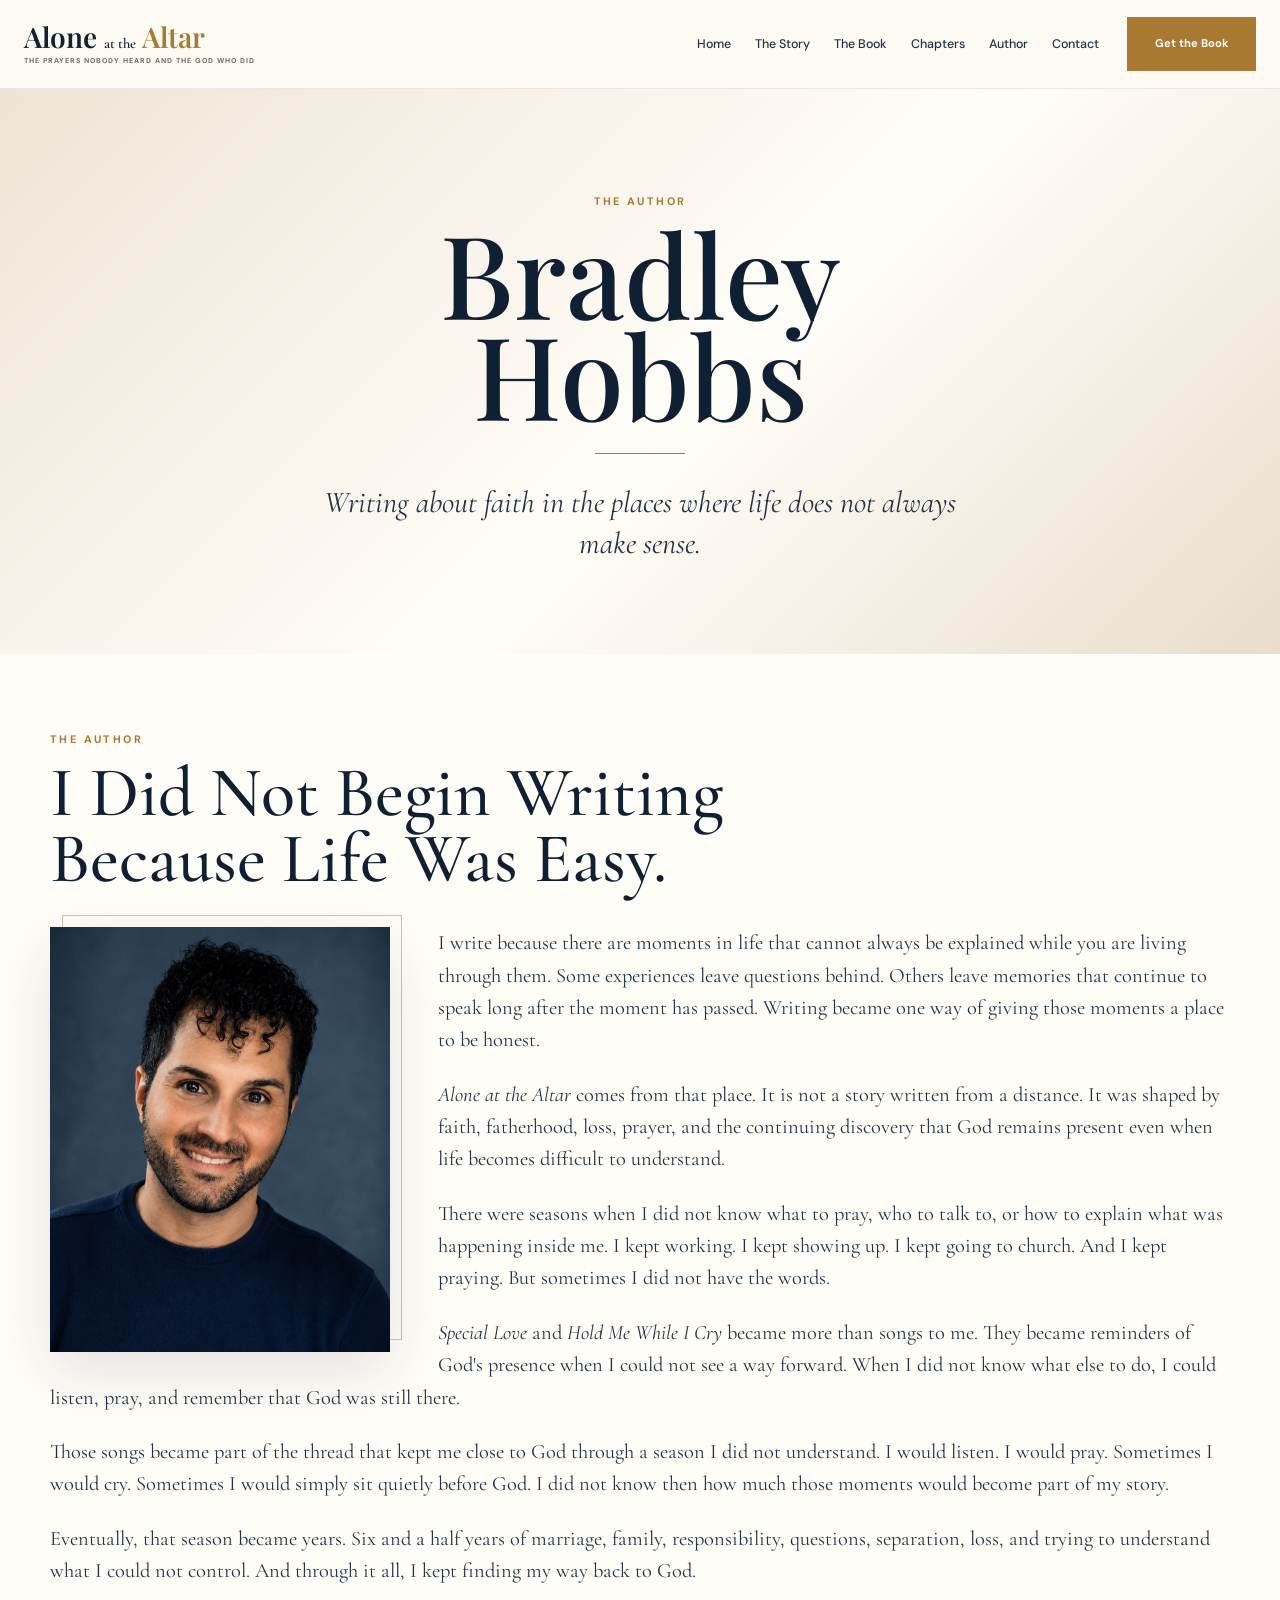
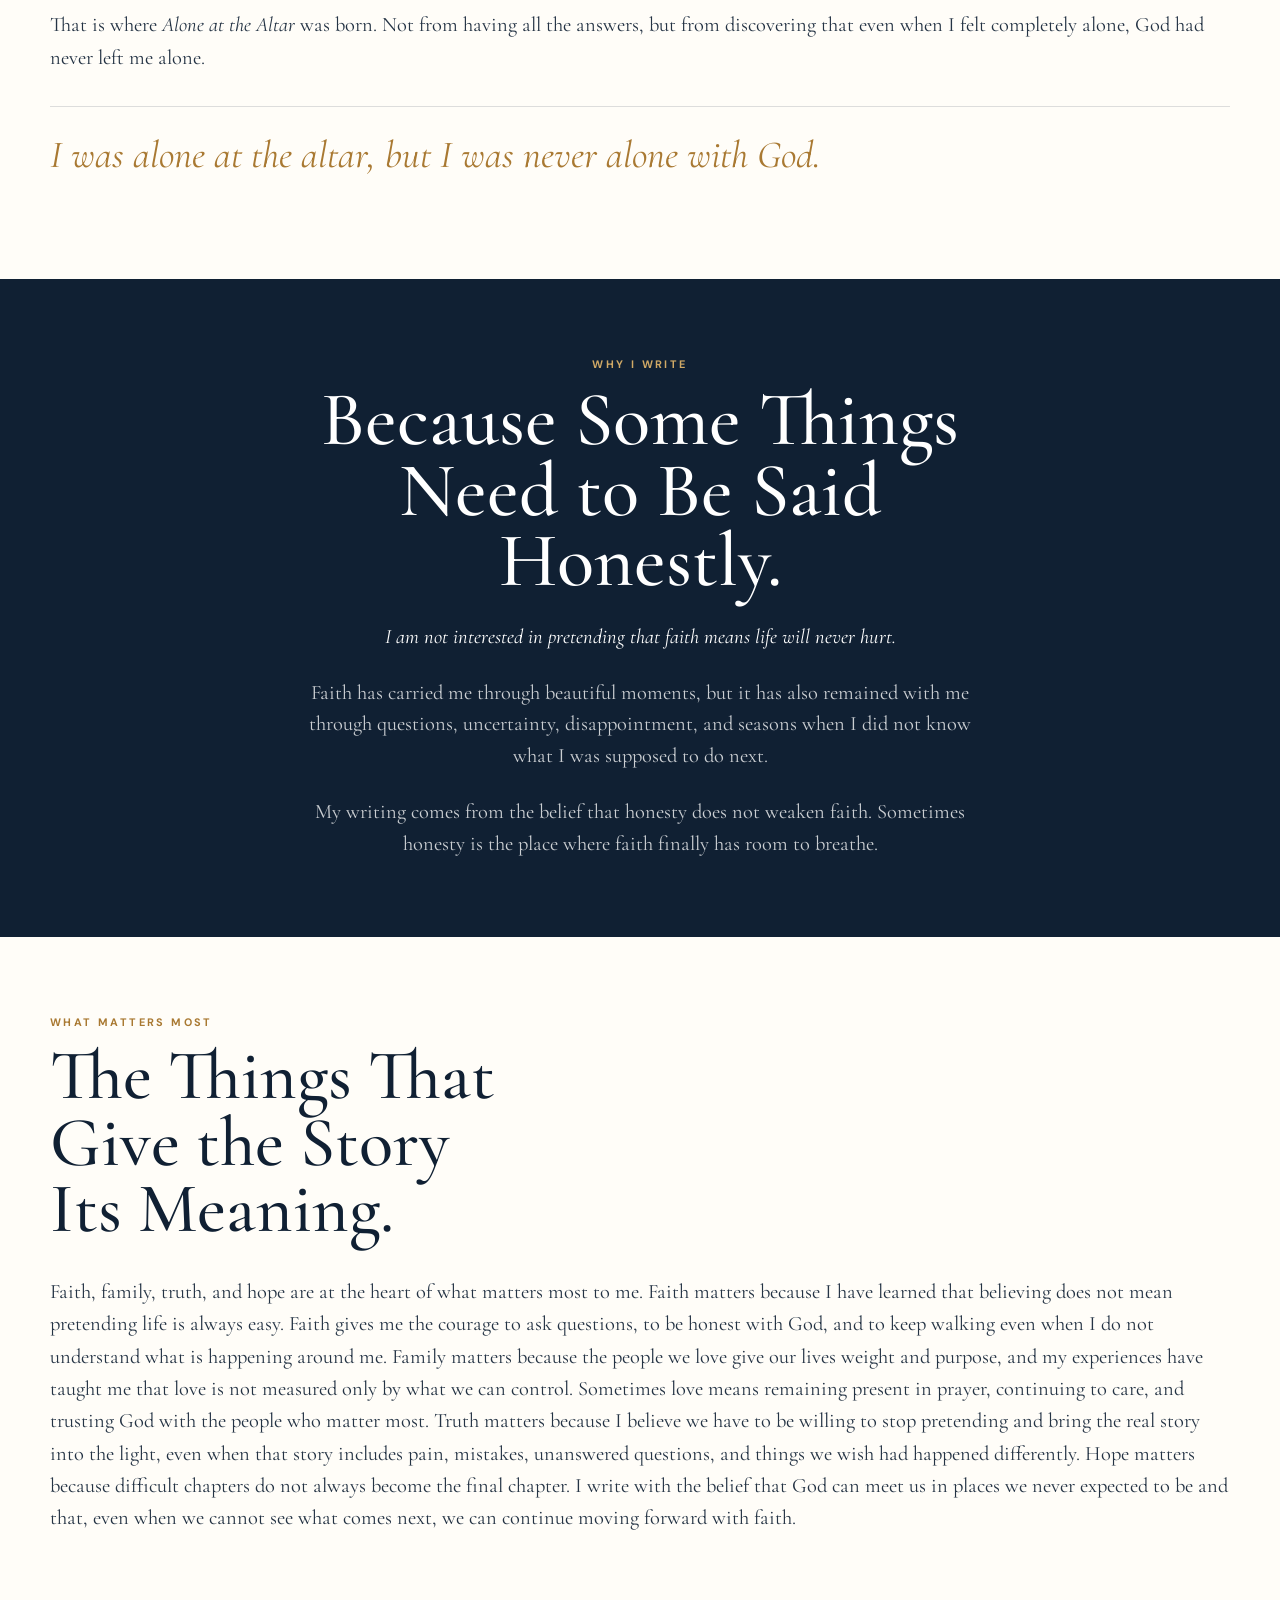
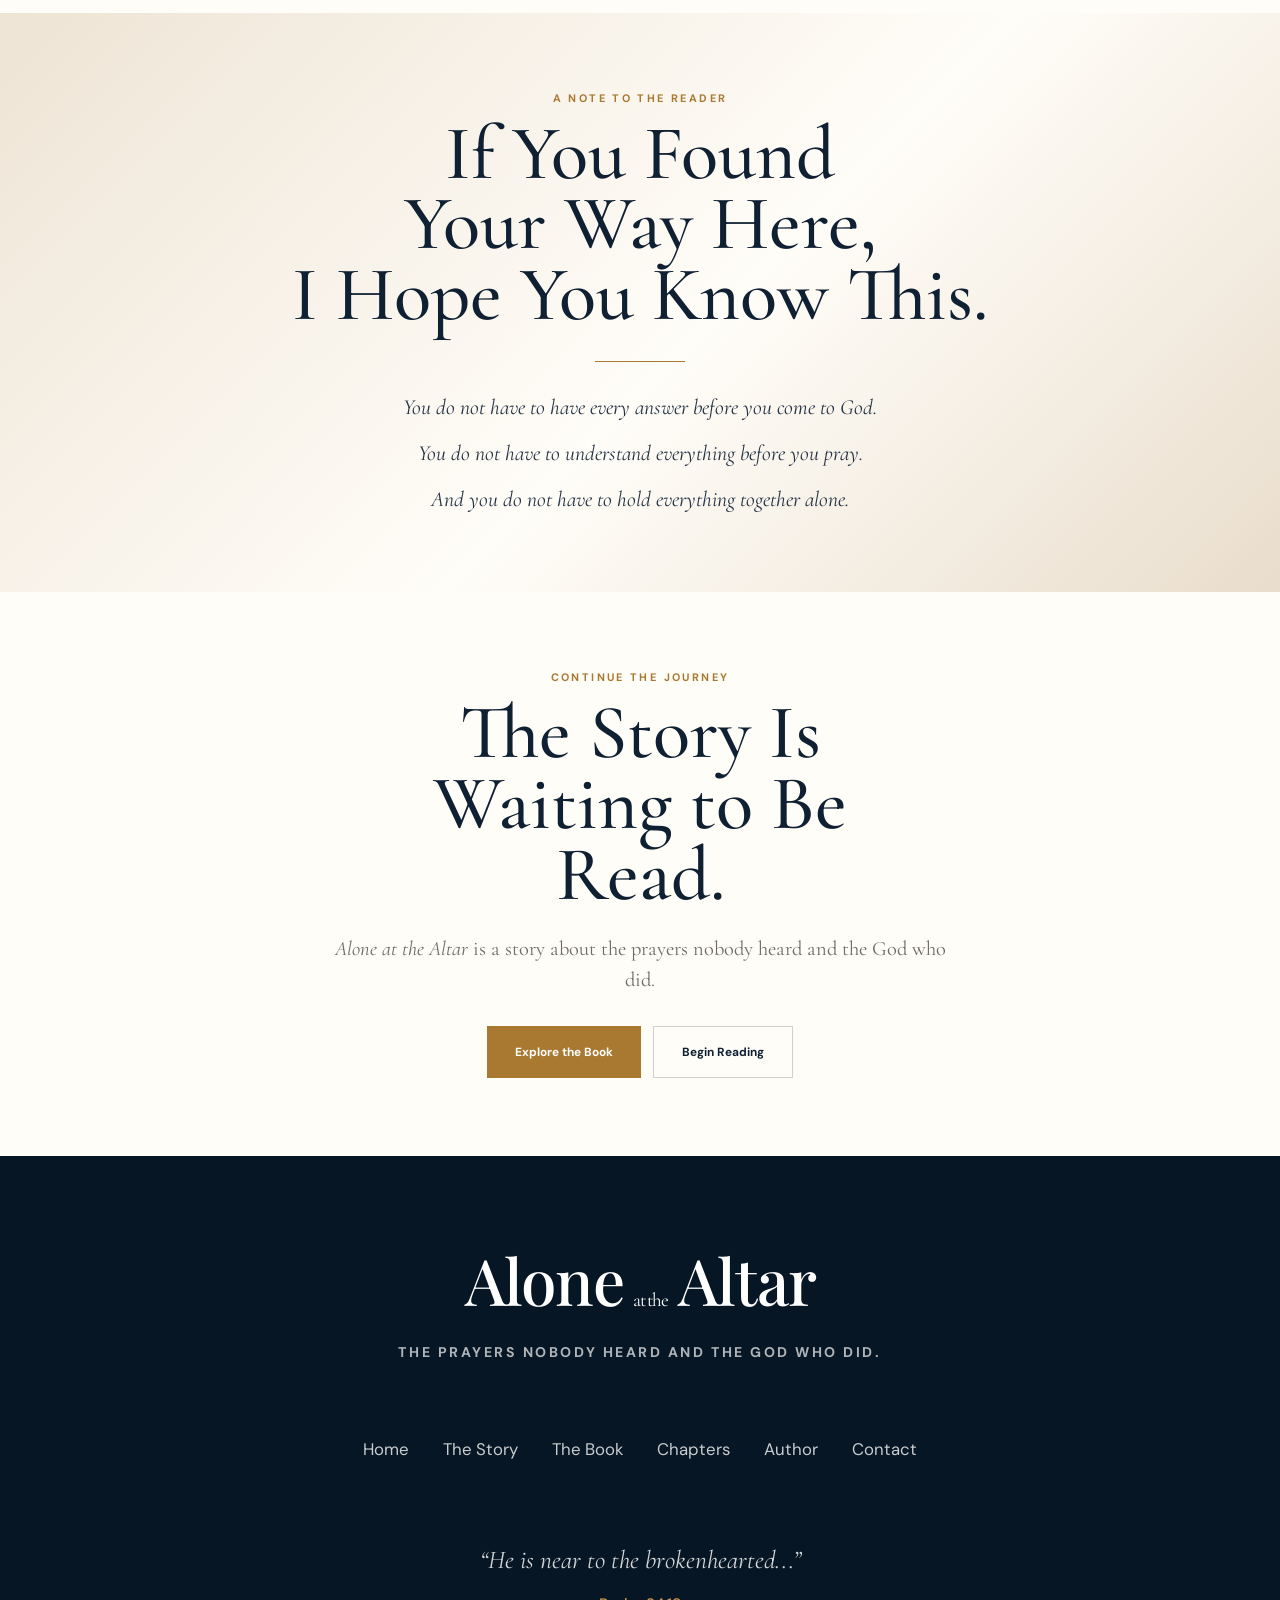
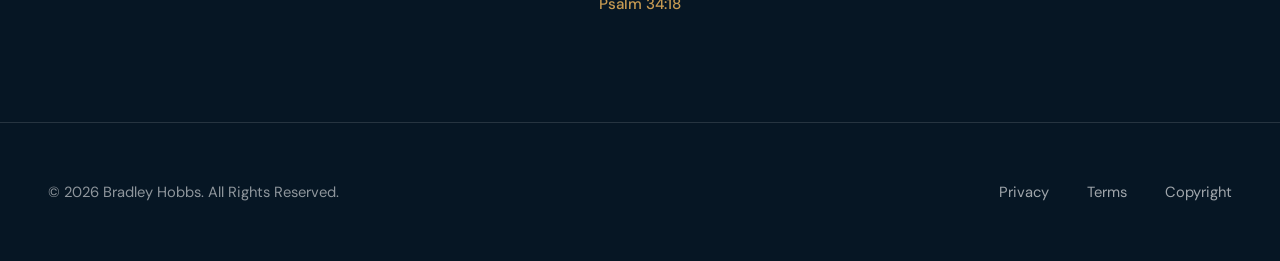
<file: author.html>
<!DOCTYPE html>

<html lang="en">

<head>

<meta charset="UTF-8">

<meta name="viewport" content="width=device-width, initial-scale=1.0">

<title>Author | Alone at the Altar</title>

<meta name="description" content="Meet Bradley Hobbs, author of Alone at the Altar, a true story of faith, fatherhood, loss, prayer, and the God who remained.">

<meta name="author" content="Bradley Hobbs">

<link rel="stylesheet" href="author.css?v=20261003">

<link rel="stylesheet" href="site.css?v=20261004-footer">

<link rel="preconnect" href="https://fonts.googleapis.com">

<link rel="preconnect" href="https://fonts.gstatic.com" crossorigin>

<link href="https://fonts.googleapis.com/css2?family=Cormorant+Garamond:ital,wght@0,400;0,500;0,600;0,700;1,400;1,500;1,600&family=DM+Sans:wght@400;500;600;700&family=Playfair+Display:wght@500;600;700&display=swap" rel="stylesheet">

</head>

<body>

<header class="site-header">

<div class="header-inner">

<a href="index.html" class="site-brand" aria-label="Alone at the Altar Home">

<span class="brand-title">Alone <small>at the</small> <strong>Altar</strong></span>

<span class="brand-subtitle">The Prayers Nobody Heard and the God Who Did</span>

</a>

<button class="mobile-menu-button" type="button" aria-label="Open navigation" aria-expanded="false" aria-controls="site-navigation">

<span></span><span></span><span></span>

</button>

<nav id="site-navigation" class="site-navigation" aria-label="Main navigation">

<a href="index.html">Home</a>
<a href="story.html">The Story</a>
<a href="book.html">The Book</a>
<a href="chapters.html">Chapters</a>
<a href="author.html">Author</a>
<a href="contact.html">Contact</a>

</nav>

<a href="book.html" class="header-button">Get the Book</a>

</div>

</header>

<main>

<section class="author-hero" aria-labelledby="author-title">

<div class="author-hero-inner">

<span class="eyebrow">The Author</span>

<h1 id="author-title">Bradley<br>Hobbs</h1>

<div class="hero-divider" aria-hidden="true"><span></span></div>

<p class="author-hero-subtitle">Writing about faith in the places where life does not always make sense.</p>

</div>

</section>

<section class="author-introduction" aria-labelledby="author-introduction-title">
<div class="section-shell author-introduction-inner">
<span class="eyebrow">The Author</span>
<h2 id="author-introduction-title">I Did Not Begin Writing Because Life Was Easy.</h2>
<div class="author-bio">
<div class="author-image-wrap">
<div class="author-image-frame">
<img src="images/CA3C5485-6C9F-45A4-B205-CA7EC9597B6B.png" alt="Bradley Hobbs, author of Alone at the Altar" class="author-image">
</div>
</div>
<p>I write because there are moments in life that cannot always be explained while you are living through them. Some experiences leave questions behind. Others leave memories that continue to speak long after the moment has passed. Writing became one way of giving those moments a place to be honest.</p>
<p><em>Alone at the Altar</em> comes from that place. It is not a story written from a distance. It was shaped by faith, fatherhood, loss, prayer, and the continuing discovery that God remains present even when life becomes difficult to understand.</p>
<p>There were seasons when I did not know what to pray, who to talk to, or how to explain what was happening inside me. I kept working. I kept showing up. I kept going to church. And I kept praying. But sometimes I did not have the words.</p>
<p><em>Special Love</em> and <em>Hold Me While I Cry</em> became more than songs to me. They became reminders of God's presence when I could not see a way forward. When I did not know what else to do, I could listen, pray, and remember that God was still there.</p>
<p>Those songs became part of the thread that kept me close to God through a season I did not understand. I would listen. I would pray. Sometimes I would cry. Sometimes I would simply sit quietly before God. I did not know then how much those moments would become part of my story.</p>
<p>Eventually, that season became years. Six and a half years of marriage, family, responsibility, questions, separation, loss, and trying to understand what I could not control. And through it all, I kept finding my way back to God.</p>
<p>That is where <em>Alone at the Altar</em> was born. Not from having all the answers, but from discovering that even when I felt completely alone, God had never left me alone.</p>
<p class="author-closing-line">I was alone at the altar, but I was never alone with God.</p>
</div>
</div>
</section>



<section class="why-write" aria-labelledby="why-write-title">

<div class="why-write-inner">

<span class="eyebrow">Why I Write</span>

<h2 id="why-write-title">Because Some Things<br>Need to Be Said<br>Honestly.</h2>

<p>I am not interested in pretending that faith means life will never hurt.</p>

<p>Faith has carried me through beautiful moments, but it has also remained with me through questions, uncertainty, disappointment, and seasons when I did not know what I was supposed to do next.</p>

<p>My writing comes from the belief that honesty does not weaken faith. Sometimes honesty is the place where faith finally has room to breathe.</p>

</div>

</section>

<section class="what-matters" aria-labelledby="what-matters-title">

<div class="section-shell">

<div class="section-heading">

<span class="eyebrow">What Matters Most</span>

<h2 id="what-matters-title">The Things That<br>Give the Story<br>Its Meaning.</h2>

</div>

<div class="what-matters-content">

<p>Faith, family, truth, and hope are at the heart of what matters most to me. Faith matters because I have learned that believing does not mean pretending life is always easy. Faith gives me the courage to ask questions, to be honest with God, and to keep walking even when I do not understand what is happening around me. Family matters because the people we love give our lives weight and purpose, and my experiences have taught me that love is not measured only by what we can control. Sometimes love means remaining present in prayer, continuing to care, and trusting God with the people who matter most. Truth matters because I believe we have to be willing to stop pretending and bring the real story into the light, even when that story includes pain, mistakes, unanswered questions, and things we wish had happened differently. Hope matters because difficult chapters do not always become the final chapter. I write with the belief that God can meet us in places we never expected to be and that, even when we cannot see what comes next, we can continue moving forward with faith.</p>

</div>

</div>

</section>

<section class="reader-note" aria-labelledby="reader-note-title">

<div class="reader-note-inner">

<span class="eyebrow">A Note to the Reader</span>

<h2 id="reader-note-title">If You Found<br>Your Way Here,<br>I Hope You Know This.</h2>

<div class="note-divider" aria-hidden="true"><span></span></div>

<p>You do not have to have every answer before you come to God.</p>

<p>You do not have to understand everything before you pray.</p>

<p>And you do not have to hold everything together alone.</p>

</div>

</section>

<section class="author-closing" aria-labelledby="author-closing-title">

<div class="author-closing-inner">

<span class="eyebrow">Continue the Journey</span>

<h2 id="author-closing-title">The Story Is<br>Waiting to Be<br>Read.</h2>

<p><em>Alone at the Altar</em> is a story about the prayers nobody heard and the God who did.</p>

<div class="author-closing-actions">

<a href="book.html" class="button button-gold">Explore the Book</a>

<a href="introduction.html" class="button button-outline">Begin Reading</a>

</div>

</div>

</section>

</main>

<footer class="site-footer">

    <div class="footer-main">

        <div class="footer-brand">

            <span class="footer-title">
                Alone
                <small>at the</small>
                Altar
            </span>

            <p>
                The Prayers Nobody Heard and the God Who Did.
            </p>

        </div>

        <nav class="footer-navigation" aria-label="Footer navigation">

            <a href="index.html">Home</a>
            <a href="story.html">The Story</a>
            <a href="book.html">The Book</a>
            <a href="chapters.html">Chapters</a>
            <a href="author.html">Author</a>
            <a href="contact.html">Contact</a>

        </nav>

        <div class="footer-scripture">

            <p>“He is near to the brokenhearted...”</p>
            <span>Psalm 34:18</span>

        </div>

    </div>

    <div class="footer-bottom">

        <div class="footer-bottom-inner">

            <p>© 2026 Bradley Hobbs. All Rights Reserved.</p>

            <div class="legal-links">
                <a href="privacy.html">Privacy</a>
                <a href="terms.html">Terms</a>
                <a href="copyright.html">Copyright</a>
            </div>

        </div>

    </div>

</footer>

<script>

const menuButton = document.querySelector(".mobile-menu-button");
const navigation = document.querySelector(".site-navigation");

if (menuButton && navigation) {

menuButton.addEventListener("click", function () {

const isOpen = navigation.classList.toggle("open");

menuButton.classList.toggle("open", isOpen);

menuButton.setAttribute("aria-expanded", String(isOpen));

menuButton.setAttribute("aria-label", isOpen ? "Close navigation" : "Open navigation");

});

navigation.querySelectorAll("a").forEach(function (link) {

link.addEventListener("click", function () {

navigation.classList.remove("open");
menuButton.classList.remove("open");
menuButton.setAttribute("aria-expanded", "false");
menuButton.setAttribute("aria-label", "Open navigation");

});

});

document.addEventListener("keydown", function (event) {

if (event.key === "Escape" && navigation.classList.contains("open")) {

navigation.classList.remove("open");
menuButton.classList.remove("open");
menuButton.setAttribute("aria-expanded", "false");
menuButton.setAttribute("aria-label", "Open navigation");
menuButton.focus();

}

});

}

</script>

</body>

</html>
</file>
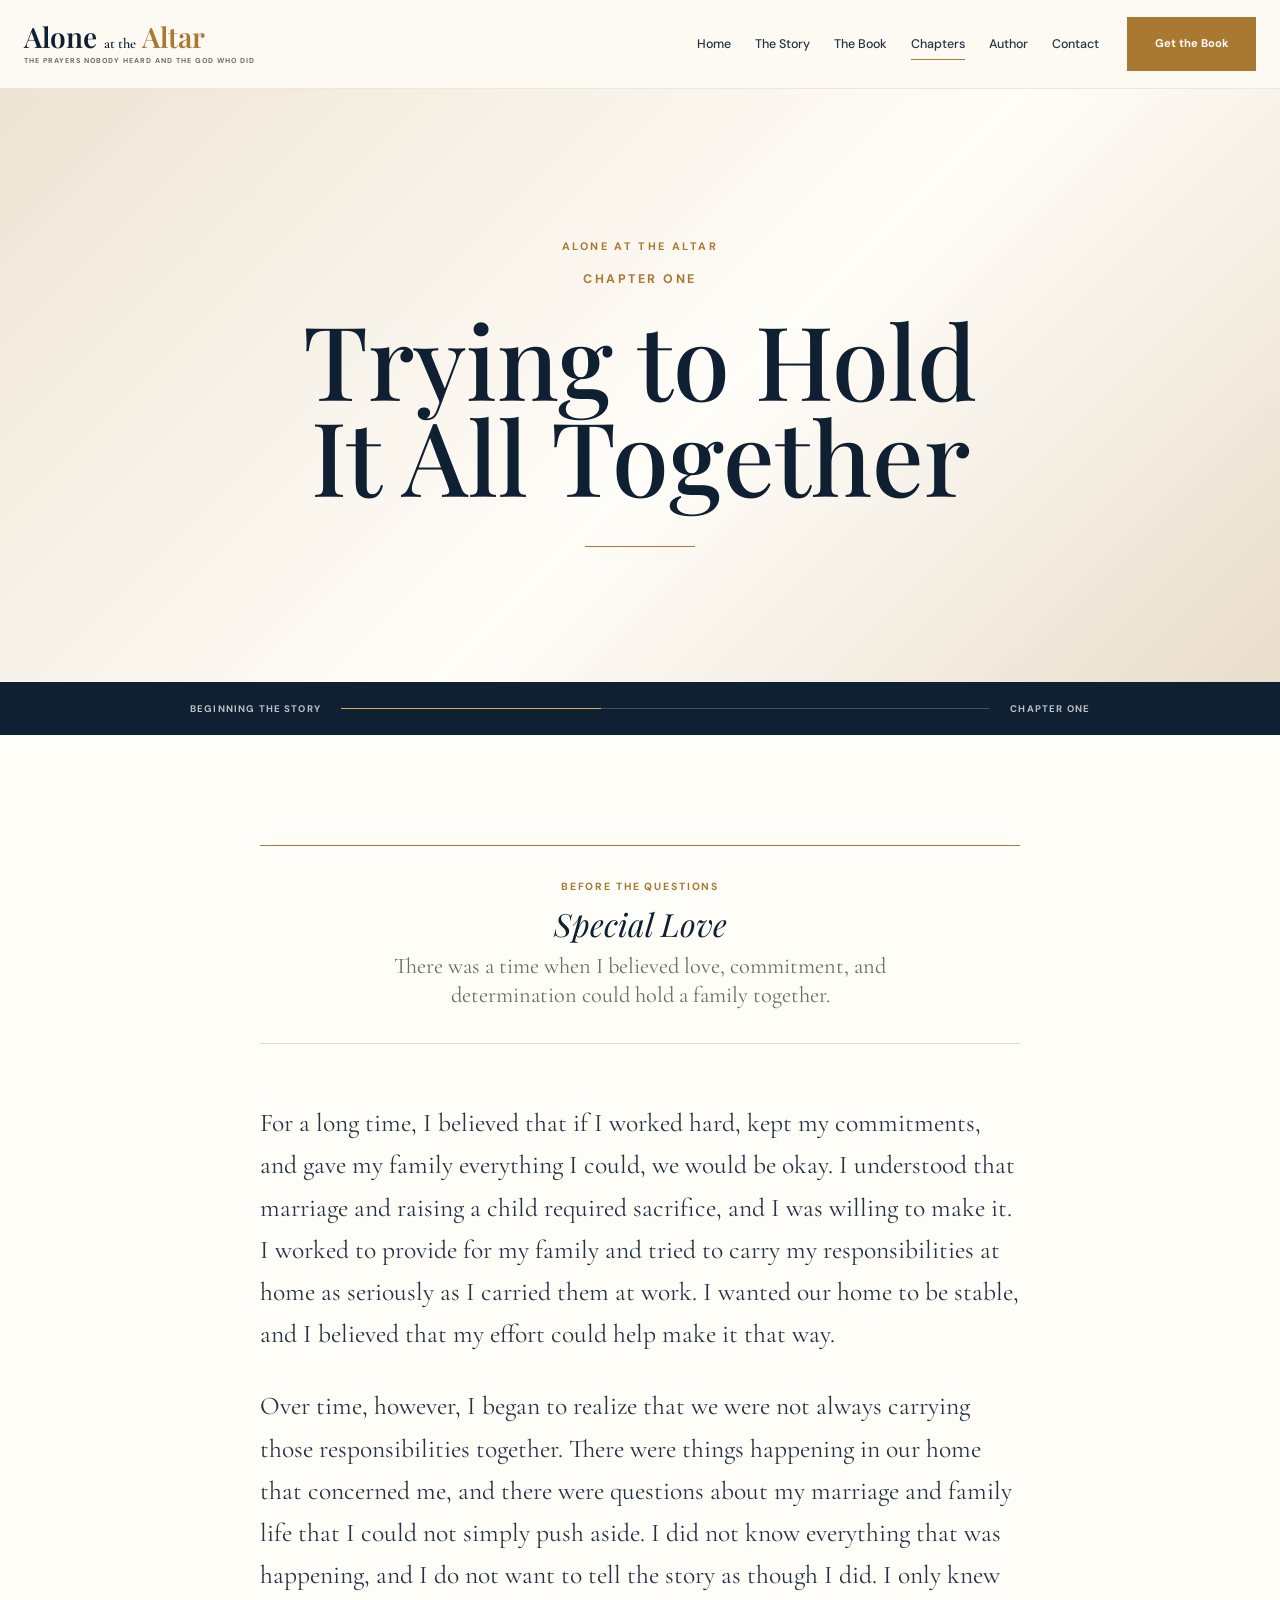
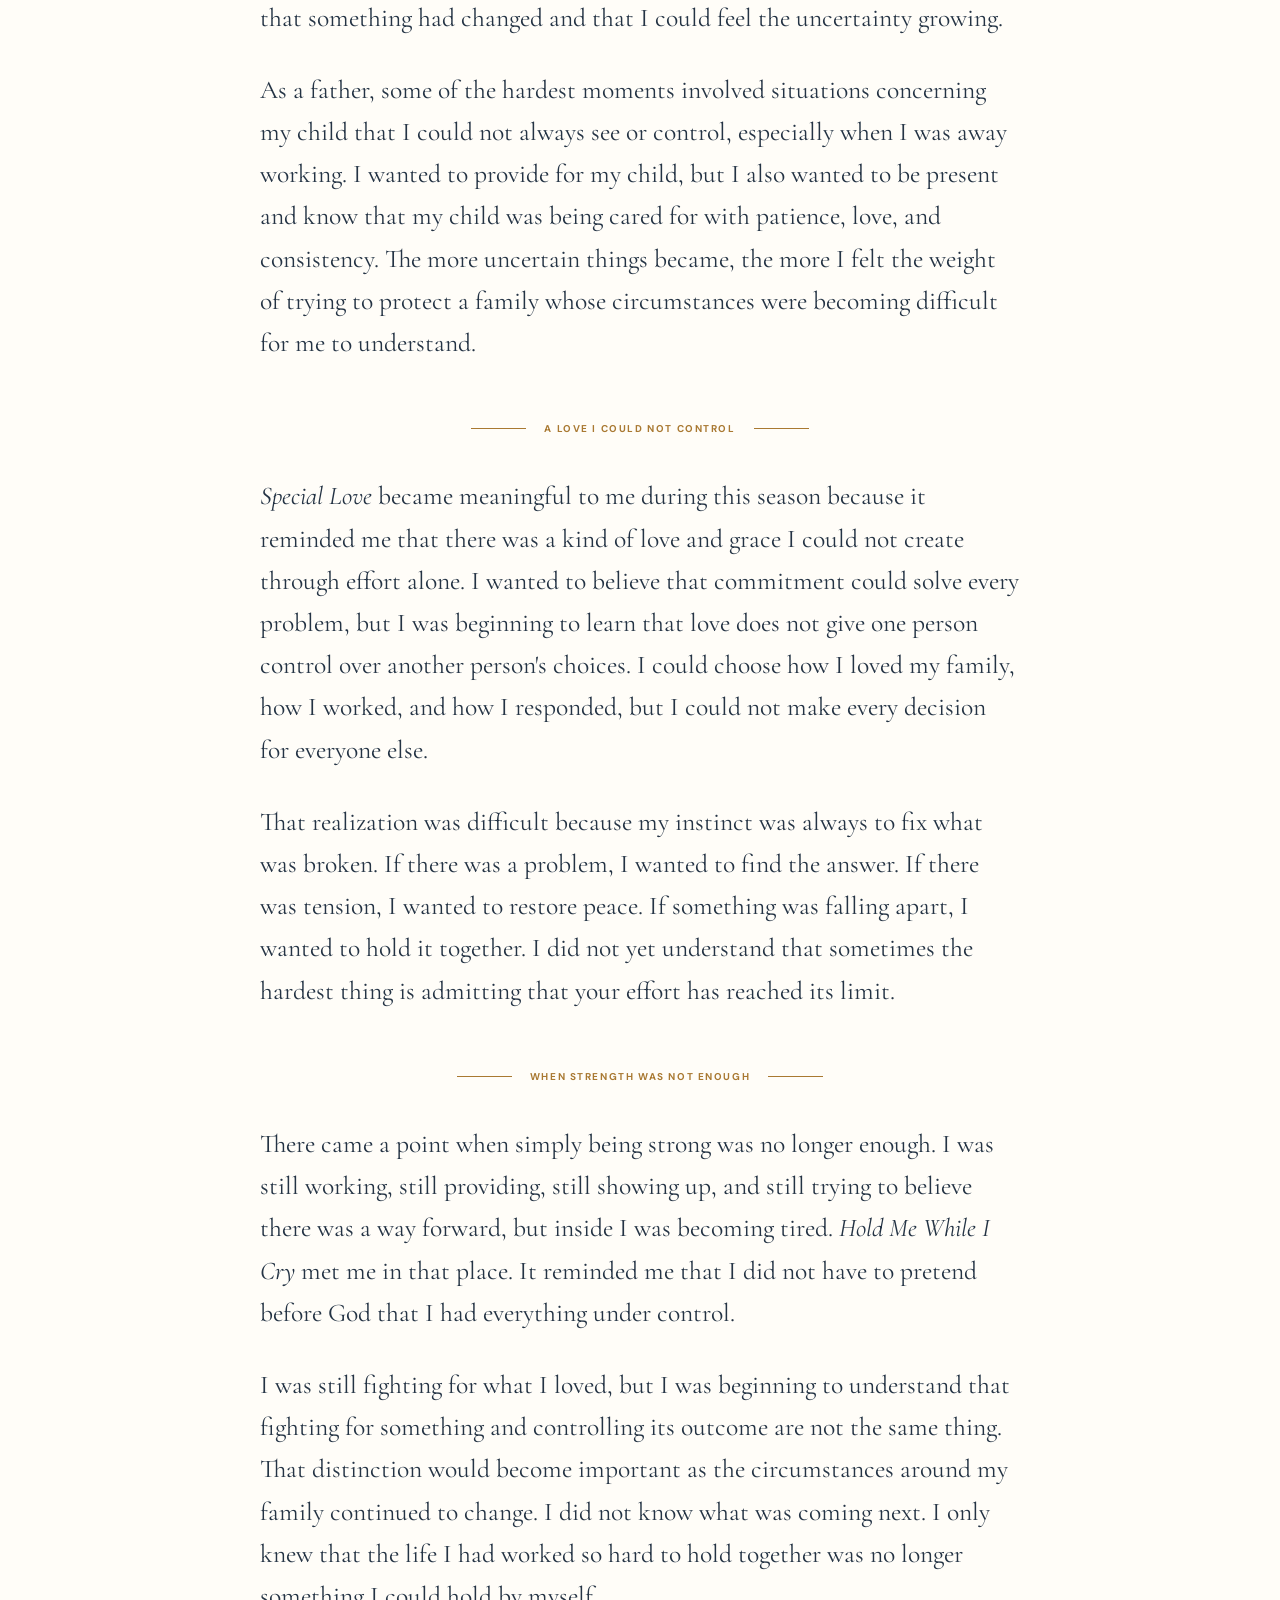
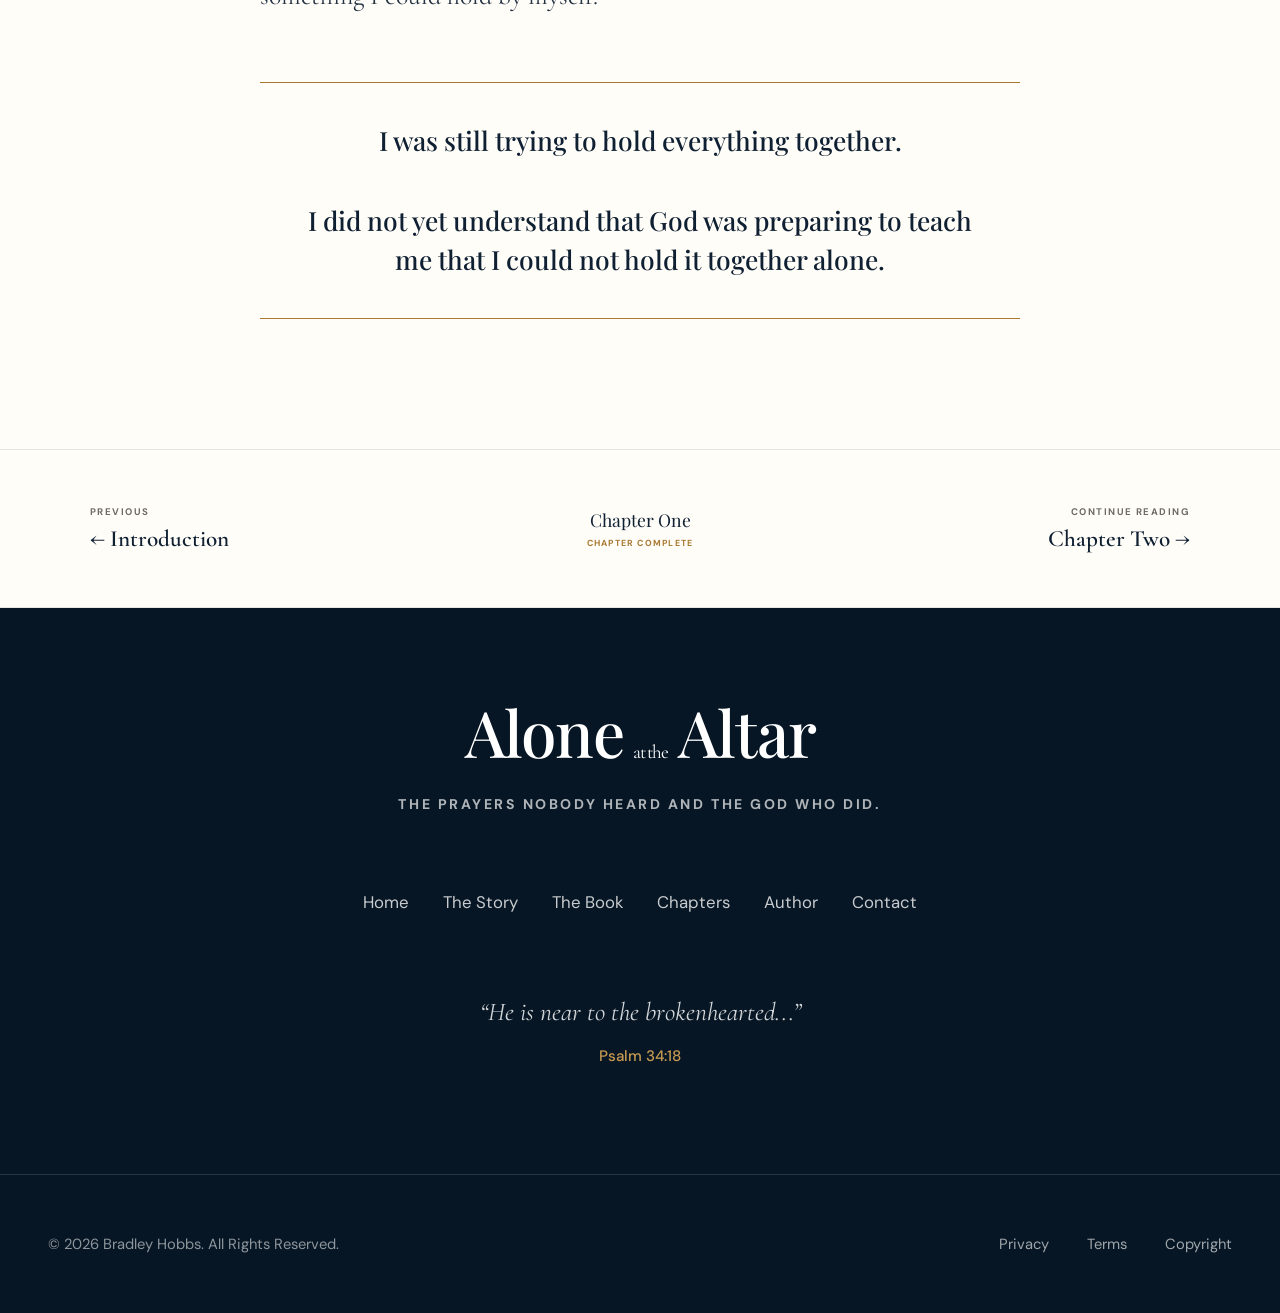
<file: chapter-1.html>
<!DOCTYPE html>
<html lang="en">
<head>
<meta charset="UTF-8">
<meta name="viewport" content="width=device-width, initial-scale=1.0">

<title>
    Chapter One | Trying to Hold It All Together | Alone at the Altar
</title>

<meta
    name="description"
    content="Chapter One of Alone at the Altar by Bradley Hobbs. A story of marriage, fatherhood, responsibility, unanswered questions, and learning that some things cannot be held together alone."
>

<meta
    name="author"
    content="Bradley Hobbs"
>

<link
    rel="stylesheet"
    href="chapter.css?v=20261004-typography"
>

<link
    rel="preconnect"
    href="https://fonts.googleapis.com"
>

<link
    rel="preconnect"
    href="https://fonts.gstatic.com"
    crossorigin
>

<link
    href="https://fonts.googleapis.com/css2?family=Cormorant+Garamond:ital,wght@0,400;0,500;0,600;0,700;1,400;1,500;1,600&family=DM+Sans:wght@400;500;600;700&family=Playfair+Display:wght@500;600;700&display=swap"
    rel="stylesheet"
>
<link rel="stylesheet" href="site.css?v=20261004-footer">
</head>

<body>

<!-- ======================================================
HEADER
====================================================== -->

<header class="site-header">

<div class="header-inner">

    <a
        href="index.html"
        class="site-brand"
        aria-label="Alone at the Altar Home">

        <span class="brand-title">
            Alone
            <small>at the</small>
            <strong>Altar</strong>
        </span>

        <span class="brand-subtitle">
            The Prayers Nobody Heard and the God Who Did
        </span>

    </a>

    <button
        class="mobile-menu-button"
        aria-label="Open navigation"
        aria-expanded="false"
        aria-controls="site-navigation">

        <span></span>
        <span></span>
        <span></span>

    </button>

    <nav id="site-navigation" class="site-navigation" aria-label="Main navigation">

<a href="index.html">Home</a>
<a href="story.html">The Story</a>
<a href="book.html">The Book</a>
<a href="chapters.html" class="active" aria-current="page">Chapters</a>
<a href="author.html">Author</a>
<a href="contact.html">Contact</a>

</nav>

    <a href="book.html" class="header-button">Get the Book</a>

</div>

</header>


<main>

<!-- ======================================================
CHAPTER HERO
====================================================== -->

<section class="chapter-hero">

<div class="chapter-hero-inner">

    <span class="eyebrow">
        Alone at the Altar
    </span>

    <span class="chapter-number">
        Chapter One
    </span>

    <h1>
        Trying to Hold
        <br>
        It All Together
    </h1>

    <div class="hero-divider">
        <span></span>
    </div>

</div>

</section>


<!-- ======================================================
CHAPTER CONTENT
====================================================== -->


<section class="reading-progress progress-chapter-one" aria-label="Reading progress">
<div class="reading-progress-inner">
<span>Beginning the Story</span>
<div class="progress-line"><span></span></div>
<span>Chapter One</span>
</div>
</section>

<article class="chapter-content">


<div class="chapter-reading-shell">

<div class="chapter-opening">

    <span class="chapter-opening-label">
        Before the Questions
    </span>

    <p class="chapter-opening-song">
        <em>Special Love</em>
    </p>

    <p class="chapter-opening-note">
        There was a time when I believed love, commitment, and determination
        could hold a family together.
    </p>

</div>

<p>
For a long time, I believed that if I worked hard, kept my commitments, and gave my family everything I could, we would be okay. I understood that marriage and raising a child required sacrifice, and I was willing to make it. I worked to provide for my family and tried to carry my responsibilities at home as seriously as I carried them at work. I wanted our home to be stable, and I believed that my effort could help make it that way.
</p>

<p>
Over time, however, I began to realize that we were not always carrying those responsibilities together. There were things happening in our home that concerned me, and there were questions about my marriage and family life that I could not simply push aside. I did not know everything that was happening, and I do not want to tell the story as though I did. I only knew that something had changed and that I could feel the uncertainty growing.
</p>

<p>
As a father, some of the hardest moments involved situations concerning my child that I could not always see or control, especially when I was away working. I wanted to provide for my child, but I also wanted to be present and know that my child was being cared for with patience, love, and consistency. The more uncertain things became, the more I felt the weight of trying to protect a family whose circumstances were becoming difficult for me to understand.
</p>

<div class="chapter-song-marker">

    <span class="song-marker-line"></span>

    <span class="song-marker-label">
        A Love I Could Not Control
    </span>

    <span class="song-marker-line"></span>

</div>

<p>
<em>Special Love</em> became meaningful to me during this season because it reminded me that there was a kind of love and grace I could not create through effort alone. I wanted to believe that commitment could solve every problem, but I was beginning to learn that love does not give one person control over another person's choices. I could choose how I loved my family, how I worked, and how I responded, but I could not make every decision for everyone else.
</p>

<p>
That realization was difficult because my instinct was always to fix what was broken. If there was a problem, I wanted to find the answer. If there was tension, I wanted to restore peace. If something was falling apart, I wanted to hold it together. I did not yet understand that sometimes the hardest thing is admitting that your effort has reached its limit.
</p>

<div class="chapter-song-marker">

    <span class="song-marker-line"></span>

    <span class="song-marker-label">
        When Strength Was Not Enough
    </span>

    <span class="song-marker-line"></span>

</div>

<p>
There came a point when simply being strong was no longer enough. I was still working, still providing, still showing up, and still trying to believe there was a way forward, but inside I was becoming tired. <em>Hold Me While I Cry</em> met me in that place. It reminded me that I did not have to pretend before God that I had everything under control.
</p>

<p>
I was still fighting for what I loved, but I was beginning to understand that fighting for something and controlling its outcome are not the same thing. That distinction would become important as the circumstances around my family continued to change. I did not know what was coming next. I only knew that the life I had worked so hard to hold together was no longer something I could hold by myself.
</p>

<p class="chapter-closing-thought">
I was still trying to hold everything together.
<br><br>
I did not yet understand that God was preparing to teach me that I could not hold it together alone.
</p>

</div>

</div>

</article>


<!-- ======================================================
CHAPTER NAVIGATION
====================================================== -->

<section class="reading-navigation">

<div class="reading-navigation-inner">

<a href="introduction.html" class="reading-navigation-back">
<span class="navigation-label">Previous</span>
<strong>← Introduction</strong>
</a>

<div class="reading-navigation-center">
<span>Chapter One</span>
<small>Chapter Complete</small>
</div>

<a href="chapter-2.html" class="reading-navigation-next">
<span class="navigation-label">Continue Reading</span>
<strong>Chapter Two →</strong>
</a>

</div>

</section>


<!-- ======================================================
CLOSING
====================================================== -->


</main>


<!-- ======================================================
FOOTER
====================================================== -->

<footer class="site-footer"><div class="footer-main"><div class="footer-brand"><span class="footer-title">Alone <small>at the</small> Altar</span><p>The Prayers Nobody Heard and the God Who Did.</p></div><nav class="footer-navigation" aria-label="Footer navigation"><a href="index.html">Home</a><a href="story.html">The Story</a><a href="book.html">The Book</a><a href="chapters.html">Chapters</a><a href="author.html">Author</a><a href="contact.html">Contact</a></nav><div class="footer-scripture"><p>“He is near to the brokenhearted...”</p><span>Psalm 34:18</span></div></div><div class="footer-bottom"><div class="footer-bottom-inner"><p>© 2026 Bradley Hobbs. All Rights Reserved.</p><div class="legal-links"><a href="privacy.html">Privacy</a><a href="terms.html">Terms</a><a href="copyright.html">Copyright</a></div></div></div></footer>


<!-- ======================================================
MOBILE NAVIGATION
====================================================== -->

<script>

const menuButton =
    document.querySelector(".mobile-menu-button");

const navigation =
    document.querySelector(".site-navigation");


if (menuButton && navigation) {

    menuButton.addEventListener(
        "click",
        function () {

            navigation.classList.toggle("open");
            menuButton.classList.toggle("open");

            const expanded =
                menuButton.getAttribute("aria-expanded") === "true";

            menuButton.setAttribute(
                "aria-expanded",
                String(!expanded)
            );

        }
    );


    navigation.querySelectorAll("a").forEach(
        function (link) {

            link.addEventListener(
                "click",
                function () {

                    navigation.classList.remove("open");
                    menuButton.classList.remove("open");

                    menuButton.setAttribute(
                        "aria-expanded",
                        "false"
                    );

                }
            );

        }
    );


    document.addEventListener(
        "keydown",
        function (event) {

            if (event.key === "Escape") {

                navigation.classList.remove("open");
                menuButton.classList.remove("open");

                menuButton.setAttribute(
                    "aria-expanded",
                    "false"
                );

            }

        }
    );

}

</script>

</body>
</html>
</file>
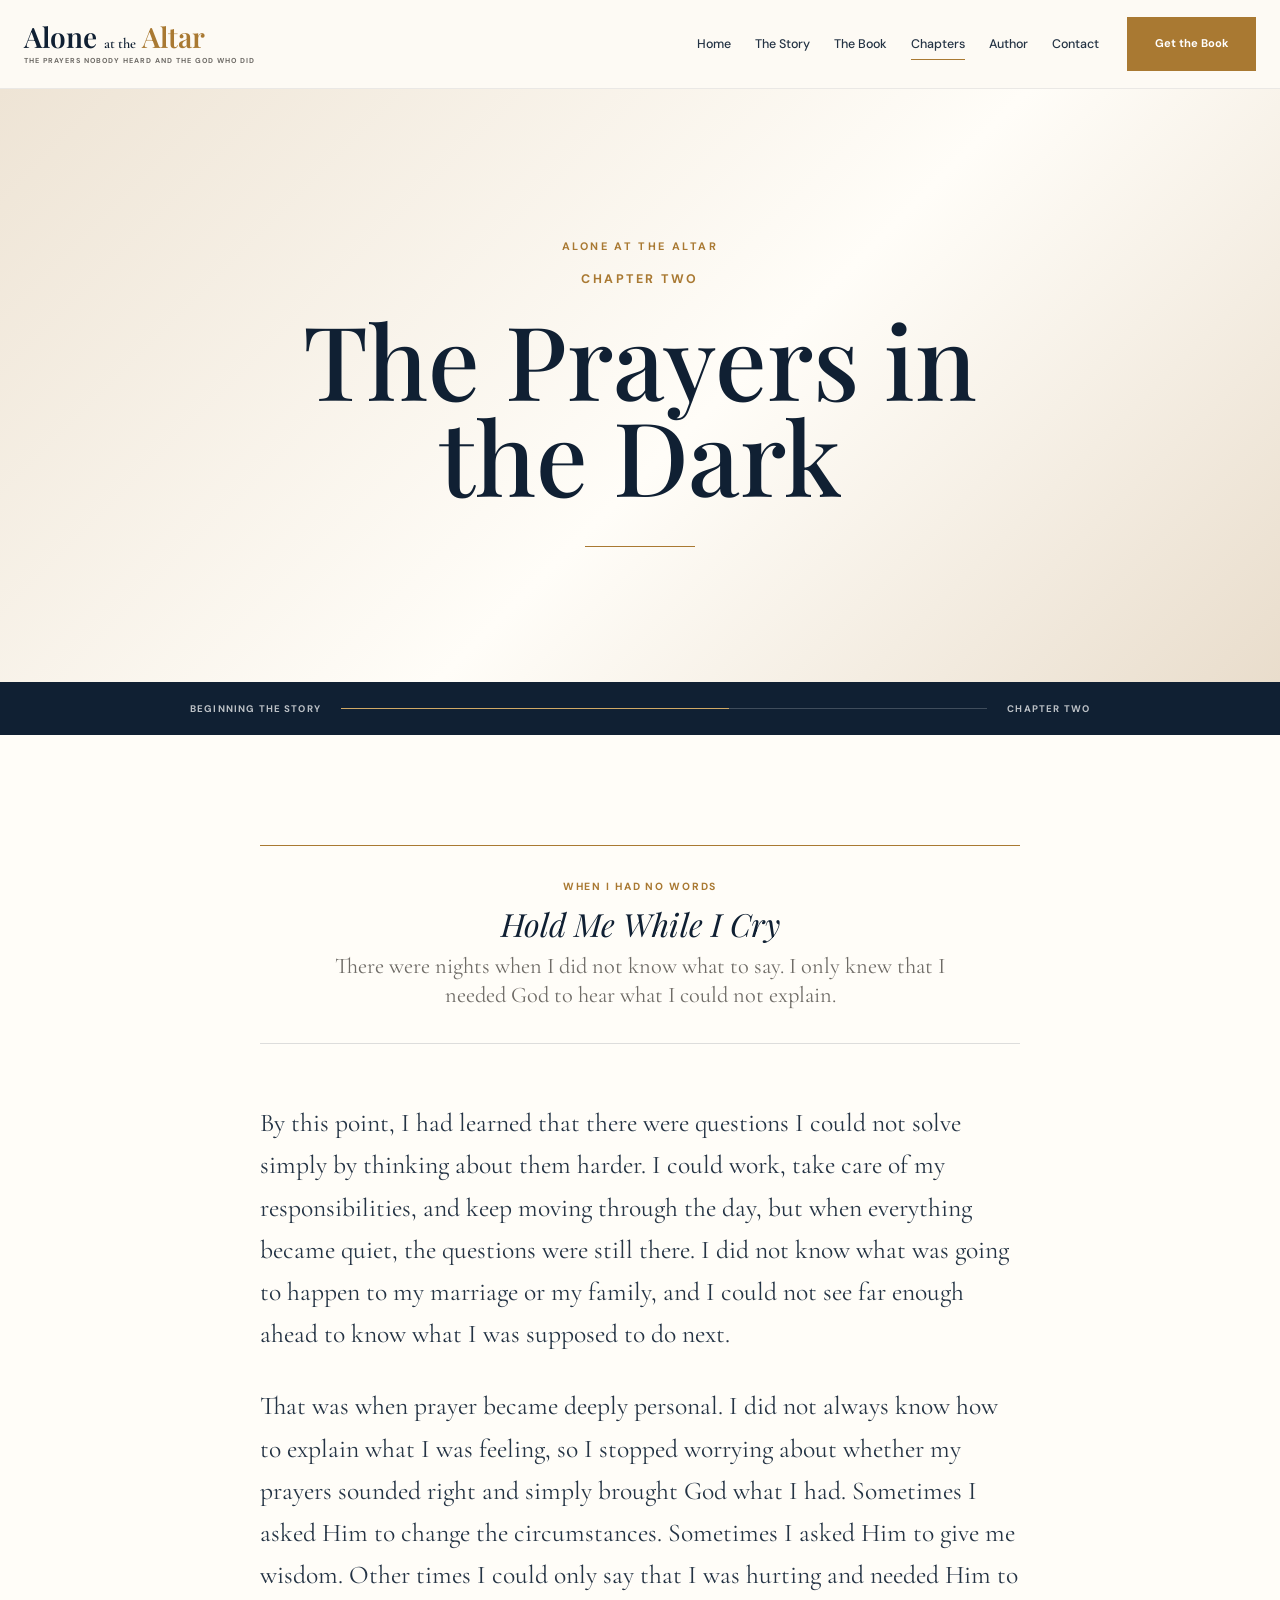
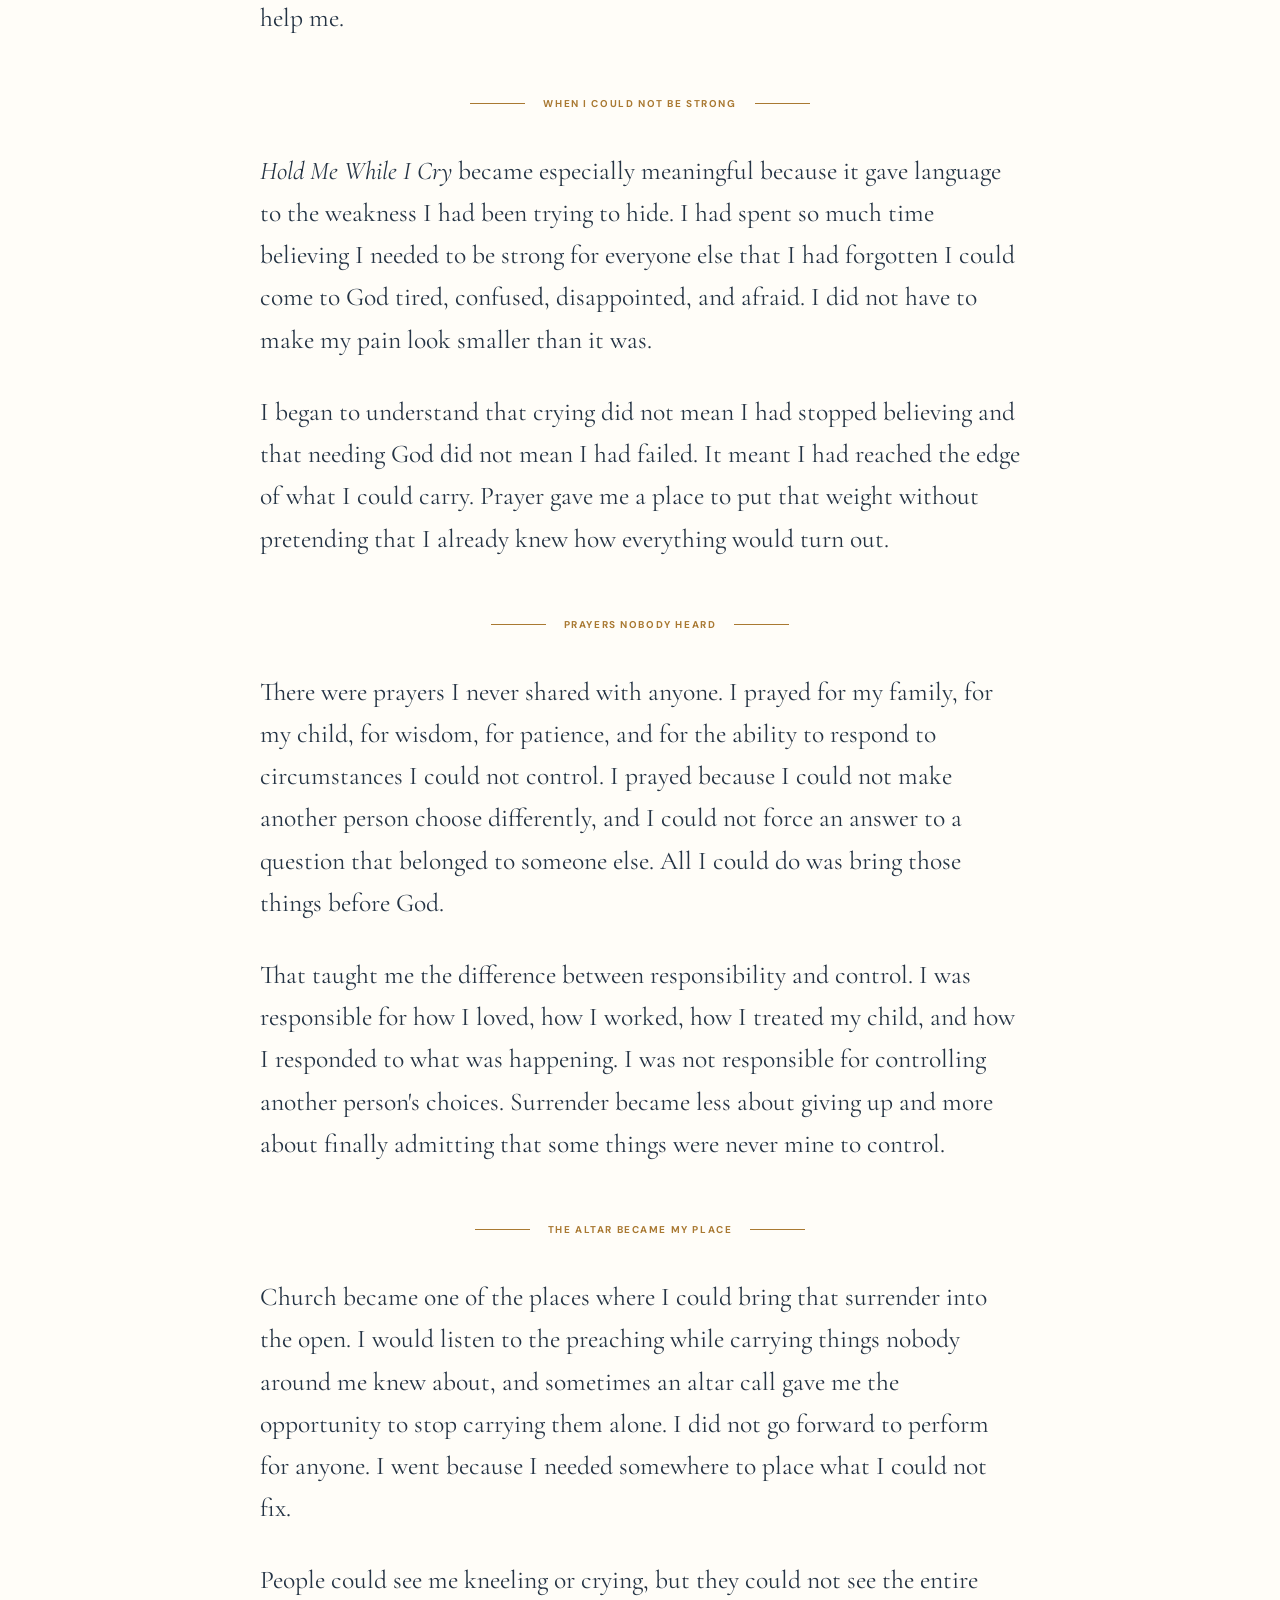
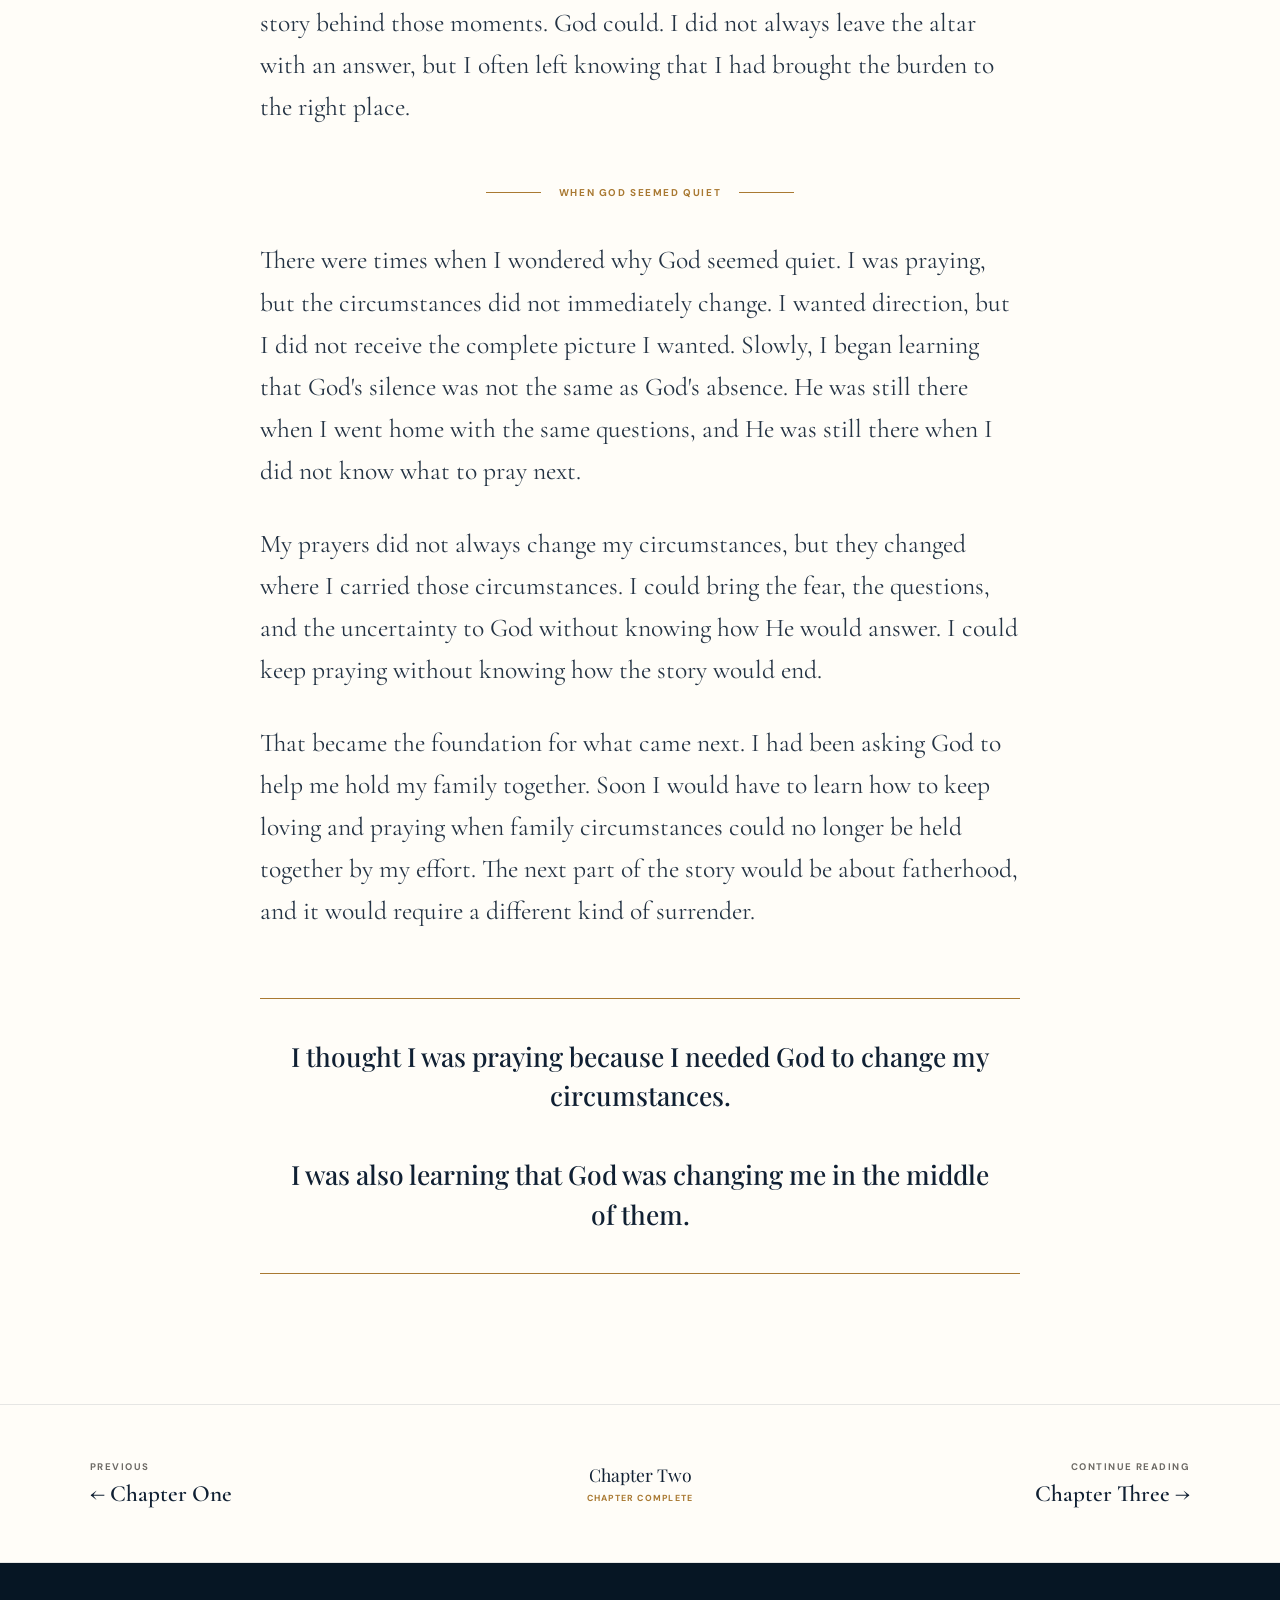
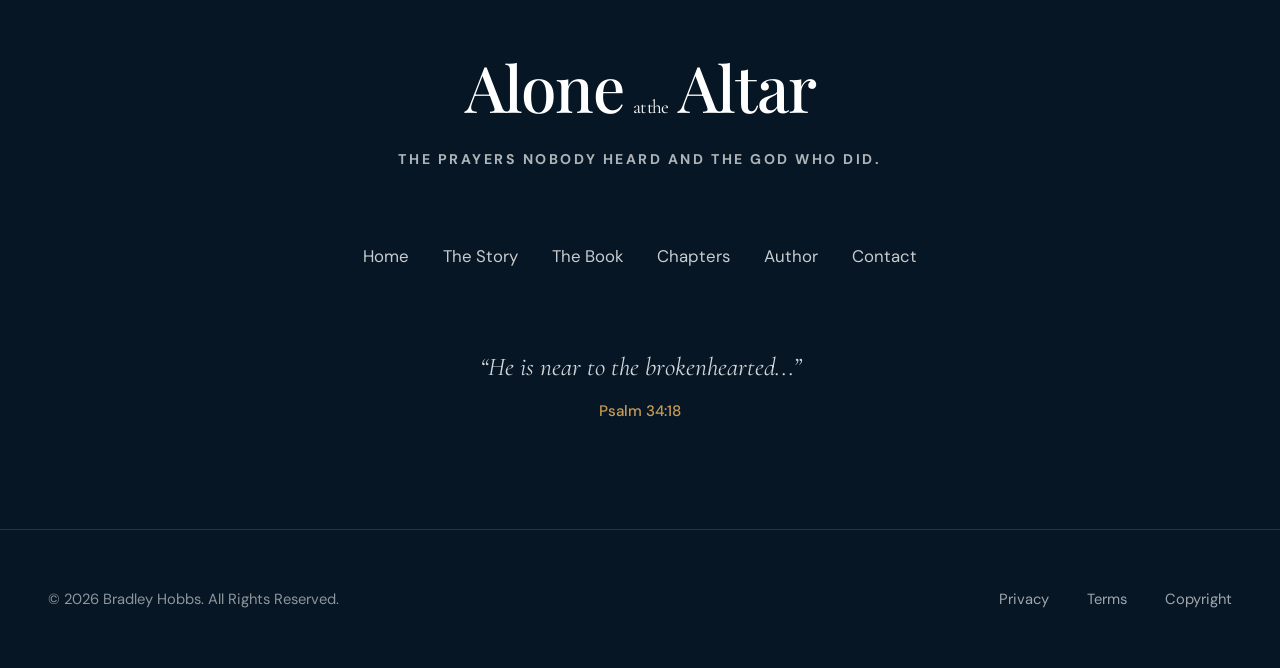
<file: chapter-2.html>
<!DOCTYPE html>
<html lang="en">
<head>
<meta charset="UTF-8">
<meta name="viewport" content="width=device-width, initial-scale=1.0">

<title>Chapter Two | The Prayers in the Dark | Alone at the Altar</title>

<meta
    name="description"
    content="Chapter Two of Alone at the Altar by Bradley Hobbs. A story of private prayer, unanswered questions, exhaustion, faith, and learning to bring what could not be fixed to God."
>

<meta name="author" content="Bradley Hobbs">

<link rel="stylesheet" href="chapter.css?v=20261004-typography">

<link rel="preconnect" href="https://fonts.googleapis.com">
<link rel="preconnect" href="https://fonts.gstatic.com" crossorigin>

<link
    href="https://fonts.googleapis.com/css2?family=Cormorant+Garamond:ital,wght@0,400;0,500;0,600;0,700;1,400;1,500;1,600&family=DM+Sans:wght@400;500;600;700&family=Playfair+Display:wght@500;600;700&display=swap"
    rel="stylesheet"
>
<link rel="stylesheet" href="site.css?v=20261004-footer">
</head>

<body>

<header class="site-header">

<div class="header-inner">

    <a href="index.html" class="site-brand" aria-label="Alone at the Altar Home">

        <span class="brand-title">
            Alone
            <small>at the</small>
            <strong>Altar</strong>
        </span>

        <span class="brand-subtitle">
            The Prayers Nobody Heard and the God Who Did
        </span>

    </a>

    <button
        class="mobile-menu-button"
        aria-label="Open navigation"
        aria-expanded="false"
        aria-controls="site-navigation">

        <span></span>
        <span></span>
        <span></span>

    </button>

    <nav id="site-navigation" class="site-navigation" aria-label="Main navigation">

<a href="index.html">Home</a>
<a href="story.html">The Story</a>
<a href="book.html">The Book</a>
<a href="chapters.html" class="active" aria-current="page">Chapters</a>
<a href="author.html">Author</a>
<a href="contact.html">Contact</a>

</nav>

    <a href="book.html" class="header-button">Get the Book</a>

</div>

</header>

<main>

<section class="chapter-hero">

<div class="chapter-hero-inner">

    <span class="eyebrow">
        Alone at the Altar
    </span>

    <span class="chapter-number">
        Chapter Two
    </span>

    <h1>
        The Prayers in
        <br>
        the Dark
    </h1>

    <div class="hero-divider">
        <span></span>
    </div>

</div>

</section>

<section class="reading-progress progress-chapter-two" aria-label="Reading progress">
<div class="reading-progress-inner">
<span>Beginning the Story</span>
<div class="progress-line"><span></span></div>
<span>Chapter Two</span>
</div>
</section>

<article class="chapter-content">


<div class="chapter-reading-shell">

<div class="chapter-opening">

    <span class="chapter-opening-label">
        When I Had No Words
    </span>

    <p class="chapter-opening-song">
        <em>Hold Me While I Cry</em>
    </p>

    <p class="chapter-opening-note">
        There were nights when I did not know what to say. I only knew
        that I needed God to hear what I could not explain.
    </p>

</div>

<p>
By this point, I had learned that there were questions I could not solve simply by thinking about them harder. I could work, take care of my responsibilities, and keep moving through the day, but when everything became quiet, the questions were still there. I did not know what was going to happen to my marriage or my family, and I could not see far enough ahead to know what I was supposed to do next.
</p>

<p>
That was when prayer became deeply personal. I did not always know how to explain what I was feeling, so I stopped worrying about whether my prayers sounded right and simply brought God what I had. Sometimes I asked Him to change the circumstances. Sometimes I asked Him to give me wisdom. Other times I could only say that I was hurting and needed Him to help me.
</p>

<div class="chapter-song-marker">

    <span class="song-marker-line"></span>

    <span class="song-marker-label">
        When I Could Not Be Strong
    </span>

    <span class="song-marker-line"></span>

</div>

<p>
<em>Hold Me While I Cry</em> became especially meaningful because it gave language to the weakness I had been trying to hide. I had spent so much time believing I needed to be strong for everyone else that I had forgotten I could come to God tired, confused, disappointed, and afraid. I did not have to make my pain look smaller than it was.
</p>

<p>
I began to understand that crying did not mean I had stopped believing and that needing God did not mean I had failed. It meant I had reached the edge of what I could carry. Prayer gave me a place to put that weight without pretending that I already knew how everything would turn out.
</p>

<div class="chapter-song-marker">

    <span class="song-marker-line"></span>

    <span class="song-marker-label">
        Prayers Nobody Heard
    </span>

    <span class="song-marker-line"></span>

</div>

<p>
There were prayers I never shared with anyone. I prayed for my family, for my child, for wisdom, for patience, and for the ability to respond to circumstances I could not control. I prayed because I could not make another person choose differently, and I could not force an answer to a question that belonged to someone else. All I could do was bring those things before God.
</p>

<p>
That taught me the difference between responsibility and control. I was responsible for how I loved, how I worked, how I treated my child, and how I responded to what was happening. I was not responsible for controlling another person's choices. Surrender became less about giving up and more about finally admitting that some things were never mine to control.
</p>

<div class="chapter-song-marker">

    <span class="song-marker-line"></span>

    <span class="song-marker-label">
        The Altar Became My Place
    </span>

    <span class="song-marker-line"></span>

</div>

<p>
Church became one of the places where I could bring that surrender into the open. I would listen to the preaching while carrying things nobody around me knew about, and sometimes an altar call gave me the opportunity to stop carrying them alone. I did not go forward to perform for anyone. I went because I needed somewhere to place what I could not fix.
</p>

<p>
People could see me kneeling or crying, but they could not see the entire story behind those moments. God could. I did not always leave the altar with an answer, but I often left knowing that I had brought the burden to the right place.
</p>

<div class="chapter-song-marker">

    <span class="song-marker-line"></span>

    <span class="song-marker-label">
        When God Seemed Quiet
    </span>

    <span class="song-marker-line"></span>

</div>

<p>
There were times when I wondered why God seemed quiet. I was praying, but the circumstances did not immediately change. I wanted direction, but I did not receive the complete picture I wanted. Slowly, I began learning that God's silence was not the same as God's absence. He was still there when I went home with the same questions, and He was still there when I did not know what to pray next.
</p>

<p>
My prayers did not always change my circumstances, but they changed where I carried those circumstances. I could bring the fear, the questions, and the uncertainty to God without knowing how He would answer. I could keep praying without knowing how the story would end.
</p>

<p>
That became the foundation for what came next. I had been asking God to help me hold my family together. Soon I would have to learn how to keep loving and praying when family circumstances could no longer be held together by my effort. The next part of the story would be about fatherhood, and it would require a different kind of surrender.
</p>

<p class="chapter-closing-thought">
I thought I was praying because I needed God to change my circumstances.
<br><br>
I was also learning that God was changing me in the middle of them.
</p>

</div>

</div>

</article>

<section class="reading-navigation">

<div class="reading-navigation-inner">

<a href="chapter-1.html" class="reading-navigation-back">
<span class="navigation-label">Previous</span>
<strong>← Chapter One</strong>
</a>

<div class="reading-navigation-center">
<span>Chapter Two</span>
<small>Chapter Complete</small>
</div>

<a href="chapter-3.html" class="reading-navigation-next">
<span class="navigation-label">Continue Reading</span>
<strong>Chapter Three →</strong>
</a>

</div>

</section>


</main>

<footer class="site-footer"><div class="footer-main"><div class="footer-brand"><span class="footer-title">Alone <small>at the</small> Altar</span><p>The Prayers Nobody Heard and the God Who Did.</p></div><nav class="footer-navigation" aria-label="Footer navigation"><a href="index.html">Home</a><a href="story.html">The Story</a><a href="book.html">The Book</a><a href="chapters.html">Chapters</a><a href="author.html">Author</a><a href="contact.html">Contact</a></nav><div class="footer-scripture"><p>“He is near to the brokenhearted...”</p><span>Psalm 34:18</span></div></div><div class="footer-bottom"><div class="footer-bottom-inner"><p>© 2026 Bradley Hobbs. All Rights Reserved.</p><div class="legal-links"><a href="privacy.html">Privacy</a><a href="terms.html">Terms</a><a href="copyright.html">Copyright</a></div></div></div></footer>

<script>

const menuButton =
    document.querySelector(".mobile-menu-button");

const navigation =
    document.querySelector(".site-navigation");

if (menuButton && navigation) {

    menuButton.addEventListener(
        "click",
        function () {

            navigation.classList.toggle("open");
            menuButton.classList.toggle("open");

            const expanded =
                menuButton.getAttribute("aria-expanded") === "true";

            menuButton.setAttribute(
                "aria-expanded",
                String(!expanded)
            );

        }
    );

    navigation.querySelectorAll("a").forEach(
        function (link) {

            link.addEventListener(
                "click",
                function () {

                    navigation.classList.remove("open");
                    menuButton.classList.remove("open");

                    menuButton.setAttribute(
                        "aria-expanded",
                        "false"
                    );

                }
            );

        }
    );

    document.addEventListener(
        "keydown",
        function (event) {

            if (event.key === "Escape") {

                navigation.classList.remove("open");
                menuButton.classList.remove("open");

                menuButton.setAttribute(
                    "aria-expanded",
                    "false"
                );

            }

        }
    );

}

</script>

</body>
</html>
</file>
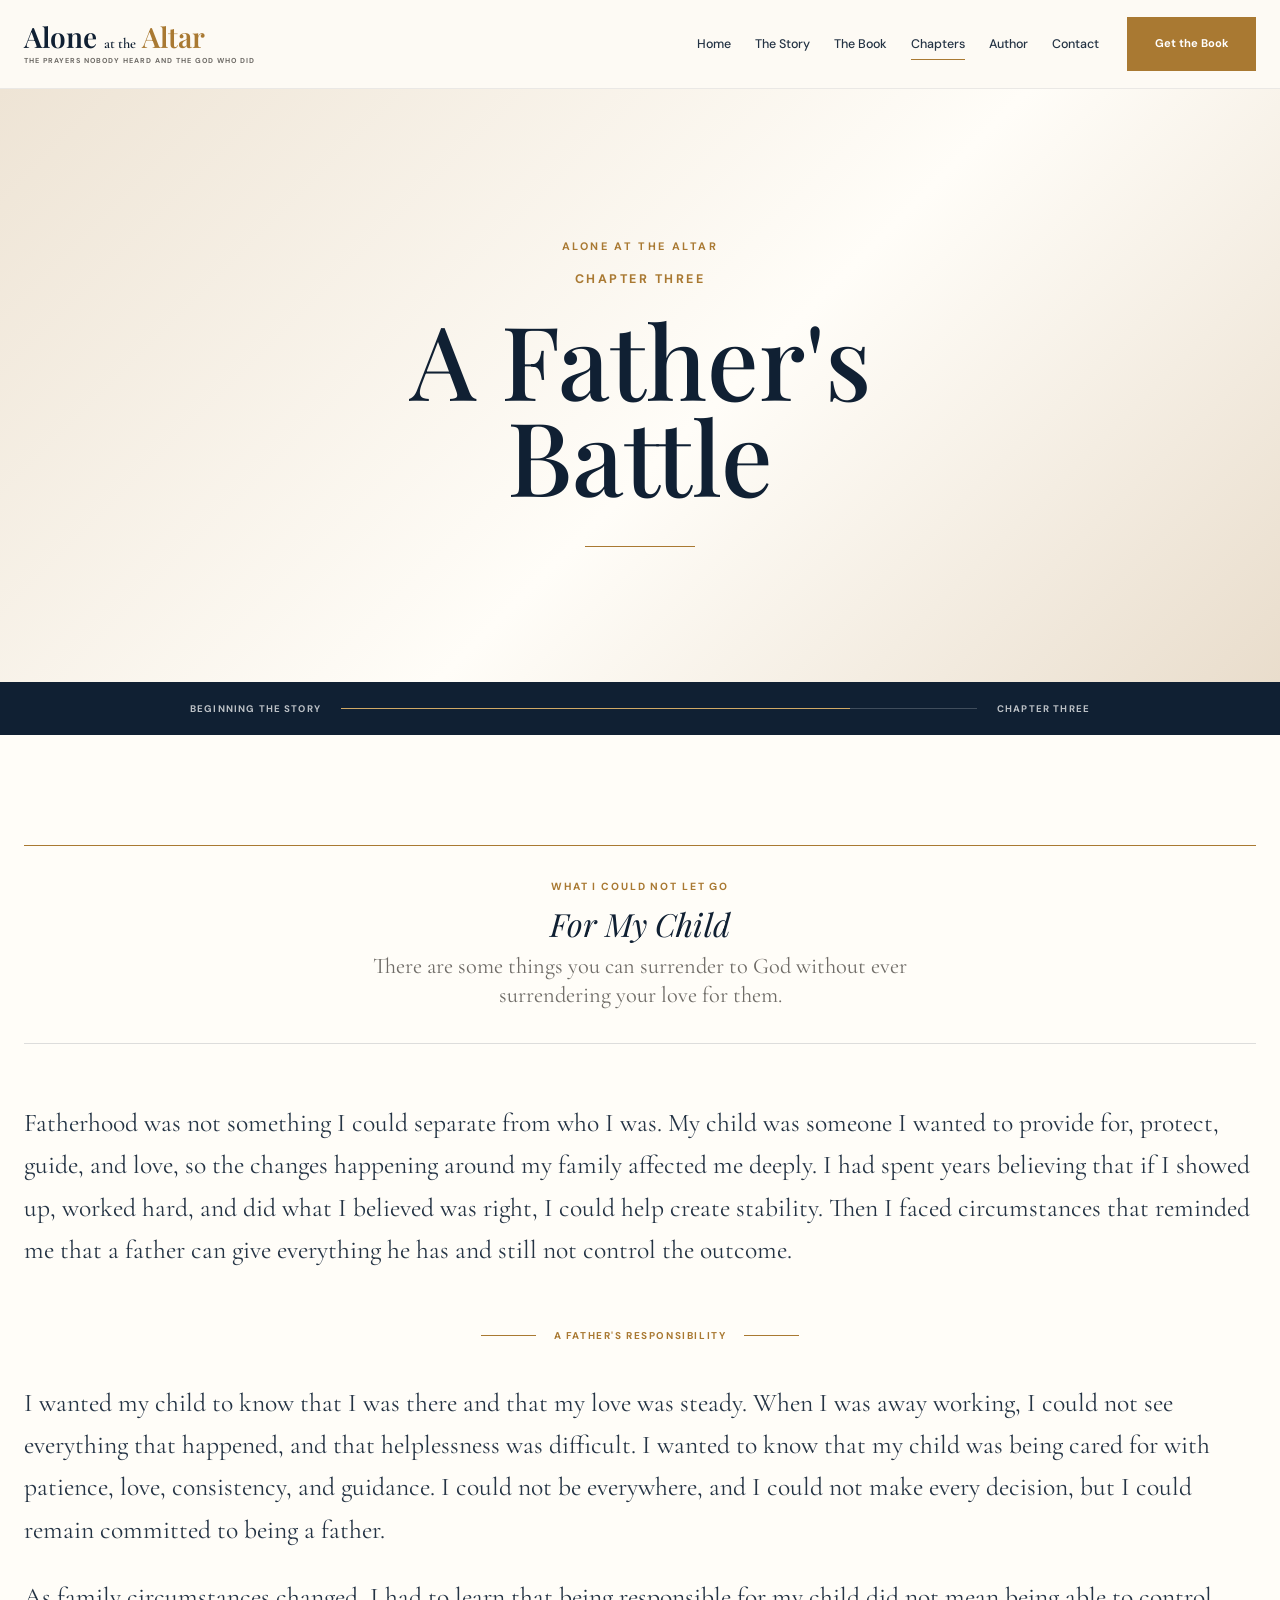
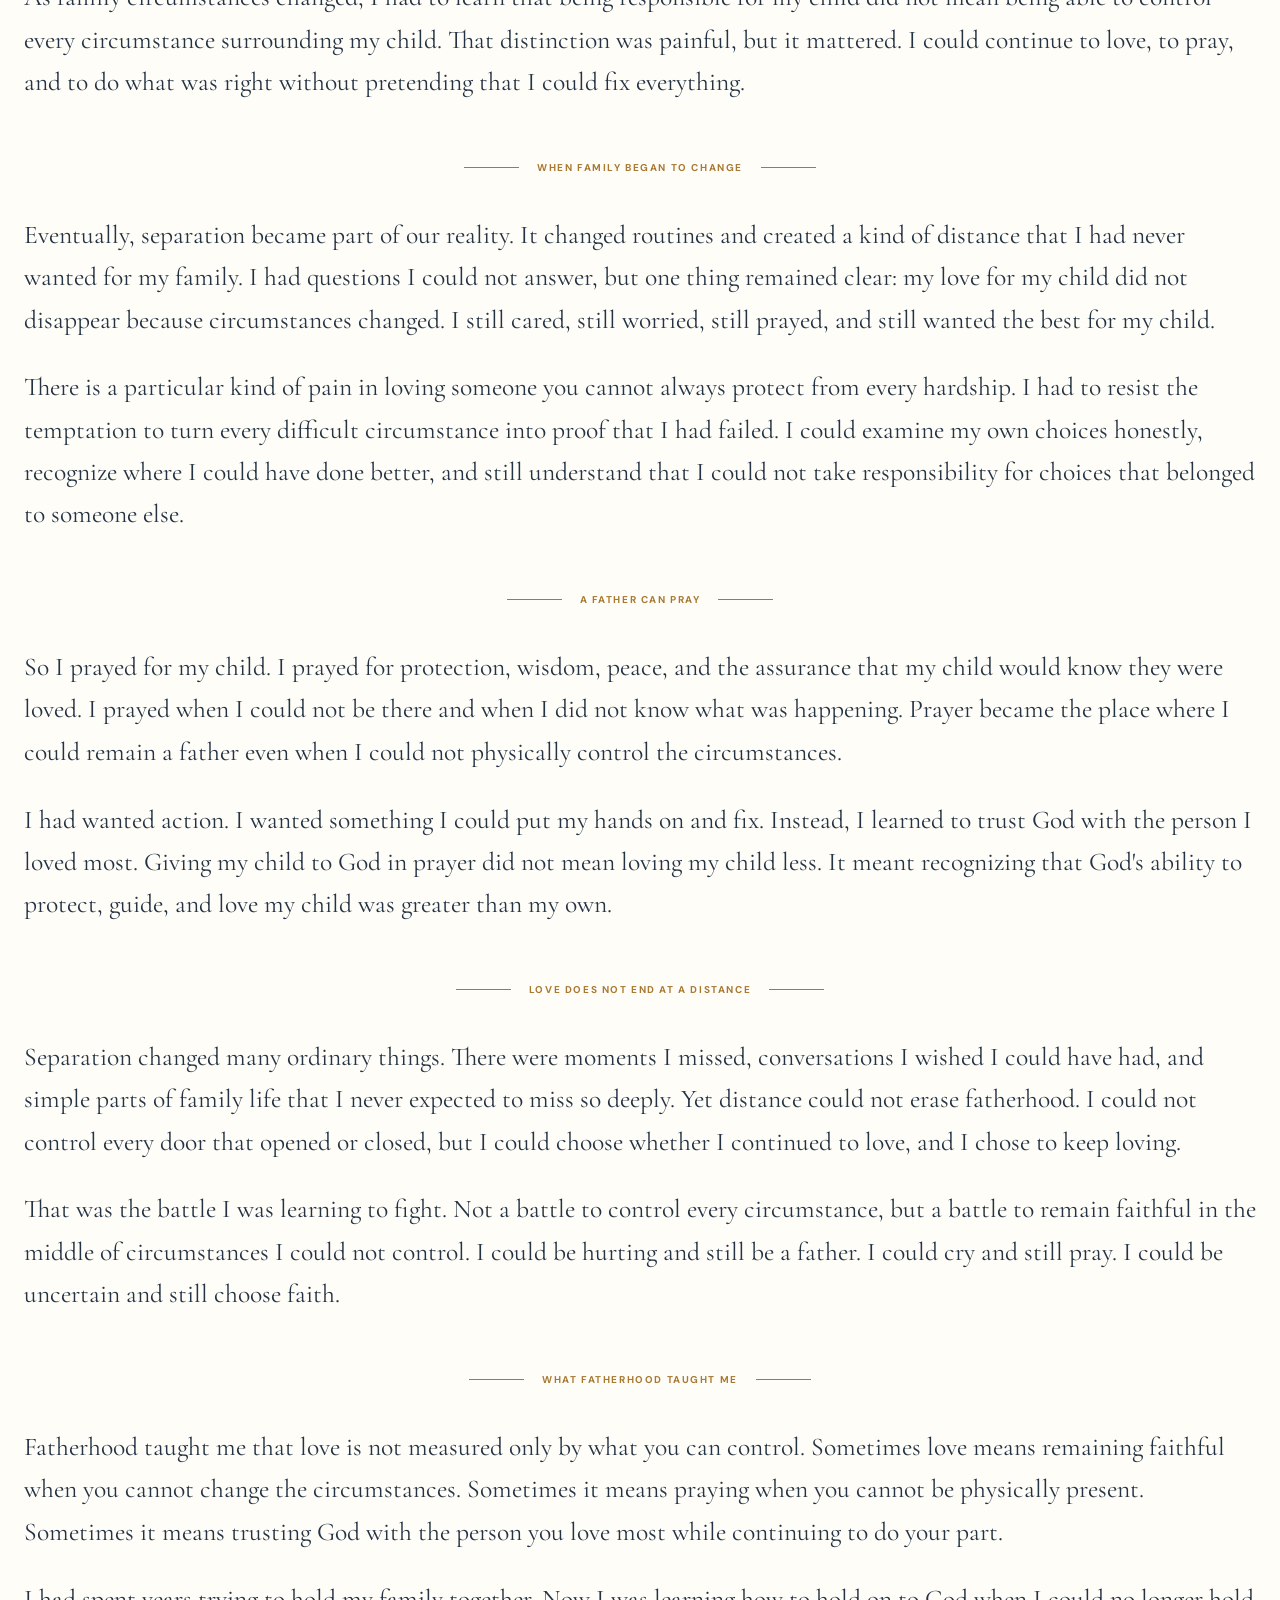
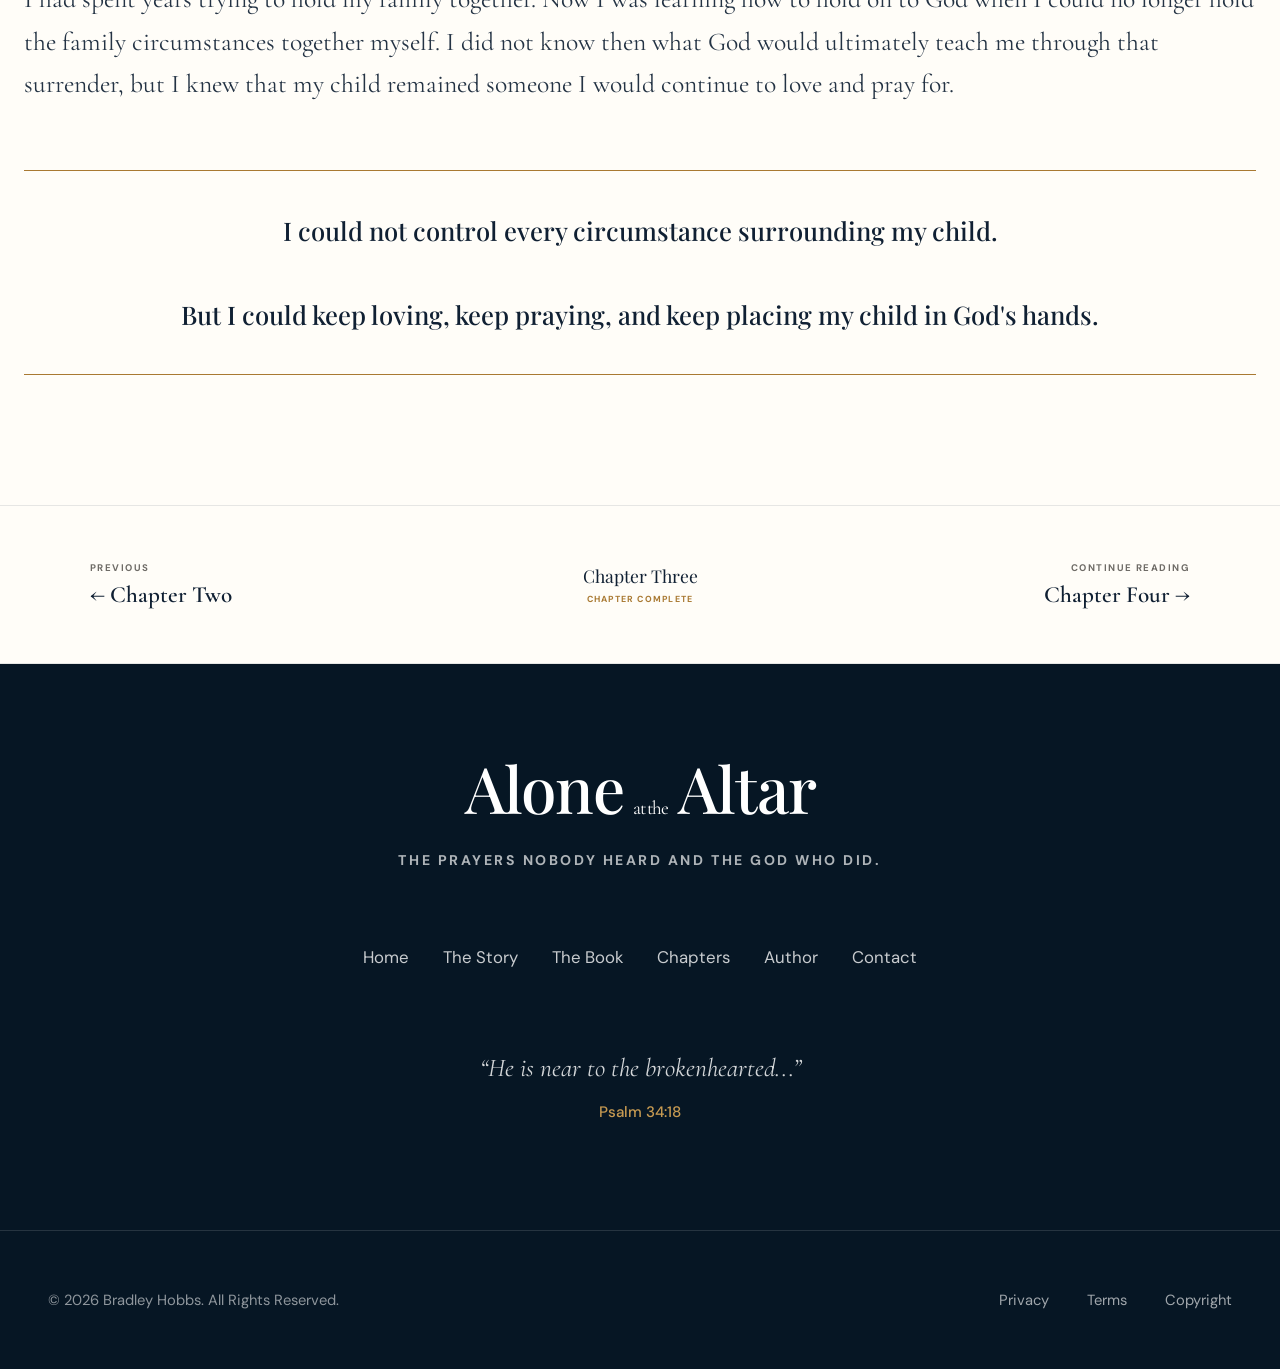
<file: chapter-3.html>
<!DOCTYPE html>
<html lang="en">
<head>
<meta charset="UTF-8">
<meta name="viewport" content="width=device-width, initial-scale=1.0">
<title>Chapter Three | A Father's Battle | Alone at the Altar</title>
<meta name="description" content="Chapter Three of Alone at the Altar by Bradley Hobbs. A father's story of love, responsibility, separation, uncertainty, and holding on to faith when family circumstances changed.">
<meta name="author" content="Bradley Hobbs">
<link rel="stylesheet" href="chapter.css?v=20261004-typography">

<link rel="preconnect" href="https://fonts.googleapis.com">
<link rel="preconnect" href="https://fonts.gstatic.com" crossorigin>
<link href="https://fonts.googleapis.com/css2?family=Cormorant+Garamond:ital,wght@0,400;0,500;0,600;0,700;1,400;1,500;1,600&family=DM+Sans:wght@400;500;600;700&family=Playfair+Display:wght@500;600;700&display=swap" rel="stylesheet">
<link rel="stylesheet" href="site.css?v=20261004-footer">
<style>
/* Chapter Three: larger reading text */
.chapter-three-content .chapter-reading-shell p {
    font-size: 1.65rem !important;
    line-height: 1.75 !important;
}

@media (max-width: 800px) {
    .chapter-three-content .chapter-reading-shell p {
        font-size: 1.5rem !important;
        line-height: 1.7 !important;
    }
}
</style>

</head>

<body>

<header class="site-header">
<div class="header-inner">

<a href="index.html" class="site-brand" aria-label="Alone at the Altar Home">
<span class="brand-title">Alone <small>at the</small> <strong>Altar</strong></span>
<span class="brand-subtitle">The Prayers Nobody Heard and the God Who Did</span>
</a>

<button class="mobile-menu-button" aria-label="Open navigation" aria-expanded="false" aria-controls="site-navigation">
<span></span><span></span><span></span>
</button>

<nav id="site-navigation" class="site-navigation" aria-label="Main navigation">

<a href="index.html">Home</a>
<a href="story.html">The Story</a>
<a href="book.html">The Book</a>
<a href="chapters.html" class="active" aria-current="page">Chapters</a>
<a href="author.html">Author</a>
<a href="contact.html">Contact</a>

</nav>

<a href="book.html" class="header-button">Get the Book</a>

</div>
</header>

<main>

<section class="chapter-hero">
<div class="chapter-hero-inner">
<span class="eyebrow">Alone at the Altar</span>
<span class="chapter-number">Chapter Three</span>
<h1>A Father's<br>Battle</h1>
<div class="hero-divider"><span></span></div>
</div>
</section>

<section class="reading-progress progress-chapter-three" aria-label="Reading progress">
<div class="reading-progress-inner">
<span>Beginning the Story</span>
<div class="progress-line"><span></span></div>
<span>Chapter Three</span>
</div>
</section>

<article class="chapter-content chapter-three-content">


<div class="chapter-opening">
<span class="chapter-opening-label">What I Could Not Let Go</span>
<p class="chapter-opening-song"><em>For My Child</em></p>
<p class="chapter-opening-note">There are some things you can surrender to God without ever surrendering your love for them.</p>
</div>

<p>
Fatherhood was not something I could separate from who I was. My child was someone I wanted to provide for, protect, guide, and love, so the changes happening around my family affected me deeply. I had spent years believing that if I showed up, worked hard, and did what I believed was right, I could help create stability. Then I faced circumstances that reminded me that a father can give everything he has and still not control the outcome.
</p>

<div class="chapter-song-marker">
<span class="song-marker-line"></span>
<span class="song-marker-label">A Father's Responsibility</span>
<span class="song-marker-line"></span>
</div>

<p>
I wanted my child to know that I was there and that my love was steady. When I was away working, I could not see everything that happened, and that helplessness was difficult. I wanted to know that my child was being cared for with patience, love, consistency, and guidance. I could not be everywhere, and I could not make every decision, but I could remain committed to being a father.
</p>

<p>
As family circumstances changed, I had to learn that being responsible for my child did not mean being able to control every circumstance surrounding my child. That distinction was painful, but it mattered. I could continue to love, to pray, and to do what was right without pretending that I could fix everything.
</p>

<div class="chapter-song-marker">
<span class="song-marker-line"></span>
<span class="song-marker-label">When Family Began to Change</span>
<span class="song-marker-line"></span>
</div>

<p>
Eventually, separation became part of our reality. It changed routines and created a kind of distance that I had never wanted for my family. I had questions I could not answer, but one thing remained clear: my love for my child did not disappear because circumstances changed. I still cared, still worried, still prayed, and still wanted the best for my child.
</p>

<p>
There is a particular kind of pain in loving someone you cannot always protect from every hardship. I had to resist the temptation to turn every difficult circumstance into proof that I had failed. I could examine my own choices honestly, recognize where I could have done better, and still understand that I could not take responsibility for choices that belonged to someone else.
</p>

<div class="chapter-song-marker">
<span class="song-marker-line"></span>
<span class="song-marker-label">A Father Can Pray</span>
<span class="song-marker-line"></span>
</div>

<p>
So I prayed for my child. I prayed for protection, wisdom, peace, and the assurance that my child would know they were loved. I prayed when I could not be there and when I did not know what was happening. Prayer became the place where I could remain a father even when I could not physically control the circumstances.
</p>

<p>
I had wanted action. I wanted something I could put my hands on and fix. Instead, I learned to trust God with the person I loved most. Giving my child to God in prayer did not mean loving my child less. It meant recognizing that God's ability to protect, guide, and love my child was greater than my own.
</p>

<div class="chapter-song-marker">
<span class="song-marker-line"></span>
<span class="song-marker-label">Love Does Not End at a Distance</span>
<span class="song-marker-line"></span>
</div>

<p>
Separation changed many ordinary things. There were moments I missed, conversations I wished I could have had, and simple parts of family life that I never expected to miss so deeply. Yet distance could not erase fatherhood. I could not control every door that opened or closed, but I could choose whether I continued to love, and I chose to keep loving.
</p>

<p>
That was the battle I was learning to fight. Not a battle to control every circumstance, but a battle to remain faithful in the middle of circumstances I could not control. I could be hurting and still be a father. I could cry and still pray. I could be uncertain and still choose faith.
</p>

<div class="chapter-song-marker">
<span class="song-marker-line"></span>
<span class="song-marker-label">What Fatherhood Taught Me</span>
<span class="song-marker-line"></span>
</div>

<p>
Fatherhood taught me that love is not measured only by what you can control. Sometimes love means remaining faithful when you cannot change the circumstances. Sometimes it means praying when you cannot be physically present. Sometimes it means trusting God with the person you love most while continuing to do your part.
</p>

<p>
I had spent years trying to hold my family together. Now I was learning how to hold on to God when I could no longer hold the family circumstances together myself. I did not know then what God would ultimately teach me through that surrender, but I knew that my child remained someone I would continue to love and pray for.
</p>

<p class="chapter-closing-thought">
I could not control every circumstance surrounding my child.
<br><br>
But I could keep loving, keep praying, and keep placing my child in God's hands.
</p>

</div>

</div>
</article>

<section class="reading-navigation">

<div class="reading-navigation-inner">

<a href="chapter-2.html" class="reading-navigation-back">
<span class="navigation-label">Previous</span>
<strong>← Chapter Two</strong>
</a>

<div class="reading-navigation-center">
<span>Chapter Three</span>
<small>Chapter Complete</small>
</div>

<a href="chapter-4.html" class="reading-navigation-next">
<span class="navigation-label">Continue Reading</span>
<strong>Chapter Four →</strong>
</a>

</div>

</section>


</main>

<footer class="site-footer"><div class="footer-main"><div class="footer-brand"><span class="footer-title">Alone <small>at the</small> Altar</span><p>The Prayers Nobody Heard and the God Who Did.</p></div><nav class="footer-navigation" aria-label="Footer navigation"><a href="index.html">Home</a><a href="story.html">The Story</a><a href="book.html">The Book</a><a href="chapters.html">Chapters</a><a href="author.html">Author</a><a href="contact.html">Contact</a></nav><div class="footer-scripture"><p>“He is near to the brokenhearted...”</p><span>Psalm 34:18</span></div></div><div class="footer-bottom"><div class="footer-bottom-inner"><p>© 2026 Bradley Hobbs. All Rights Reserved.</p><div class="legal-links"><a href="privacy.html">Privacy</a><a href="terms.html">Terms</a><a href="copyright.html">Copyright</a></div></div></div></footer>

<script>
const menuButton = document.querySelector(".mobile-menu-button");
const navigation = document.querySelector(".site-navigation");

if (menuButton && navigation) {
    menuButton.addEventListener("click", function () {
        navigation.classList.toggle("open");
        menuButton.classList.toggle("open");
        const expanded = menuButton.getAttribute("aria-expanded") === "true";
        menuButton.setAttribute("aria-expanded", String(!expanded));
    });

    navigation.querySelectorAll("a").forEach(function (link) {
        link.addEventListener("click", function () {
            navigation.classList.remove("open");
            menuButton.classList.remove("open");
            menuButton.setAttribute("aria-expanded", "false");
        });
    });

    document.addEventListener("keydown", function (event) {
        if (event.key === "Escape") {
            navigation.classList.remove("open");
            menuButton.classList.remove("open");
            menuButton.setAttribute("aria-expanded", "false");
        }
    });
}
</script>

</body>
</html>
</file>
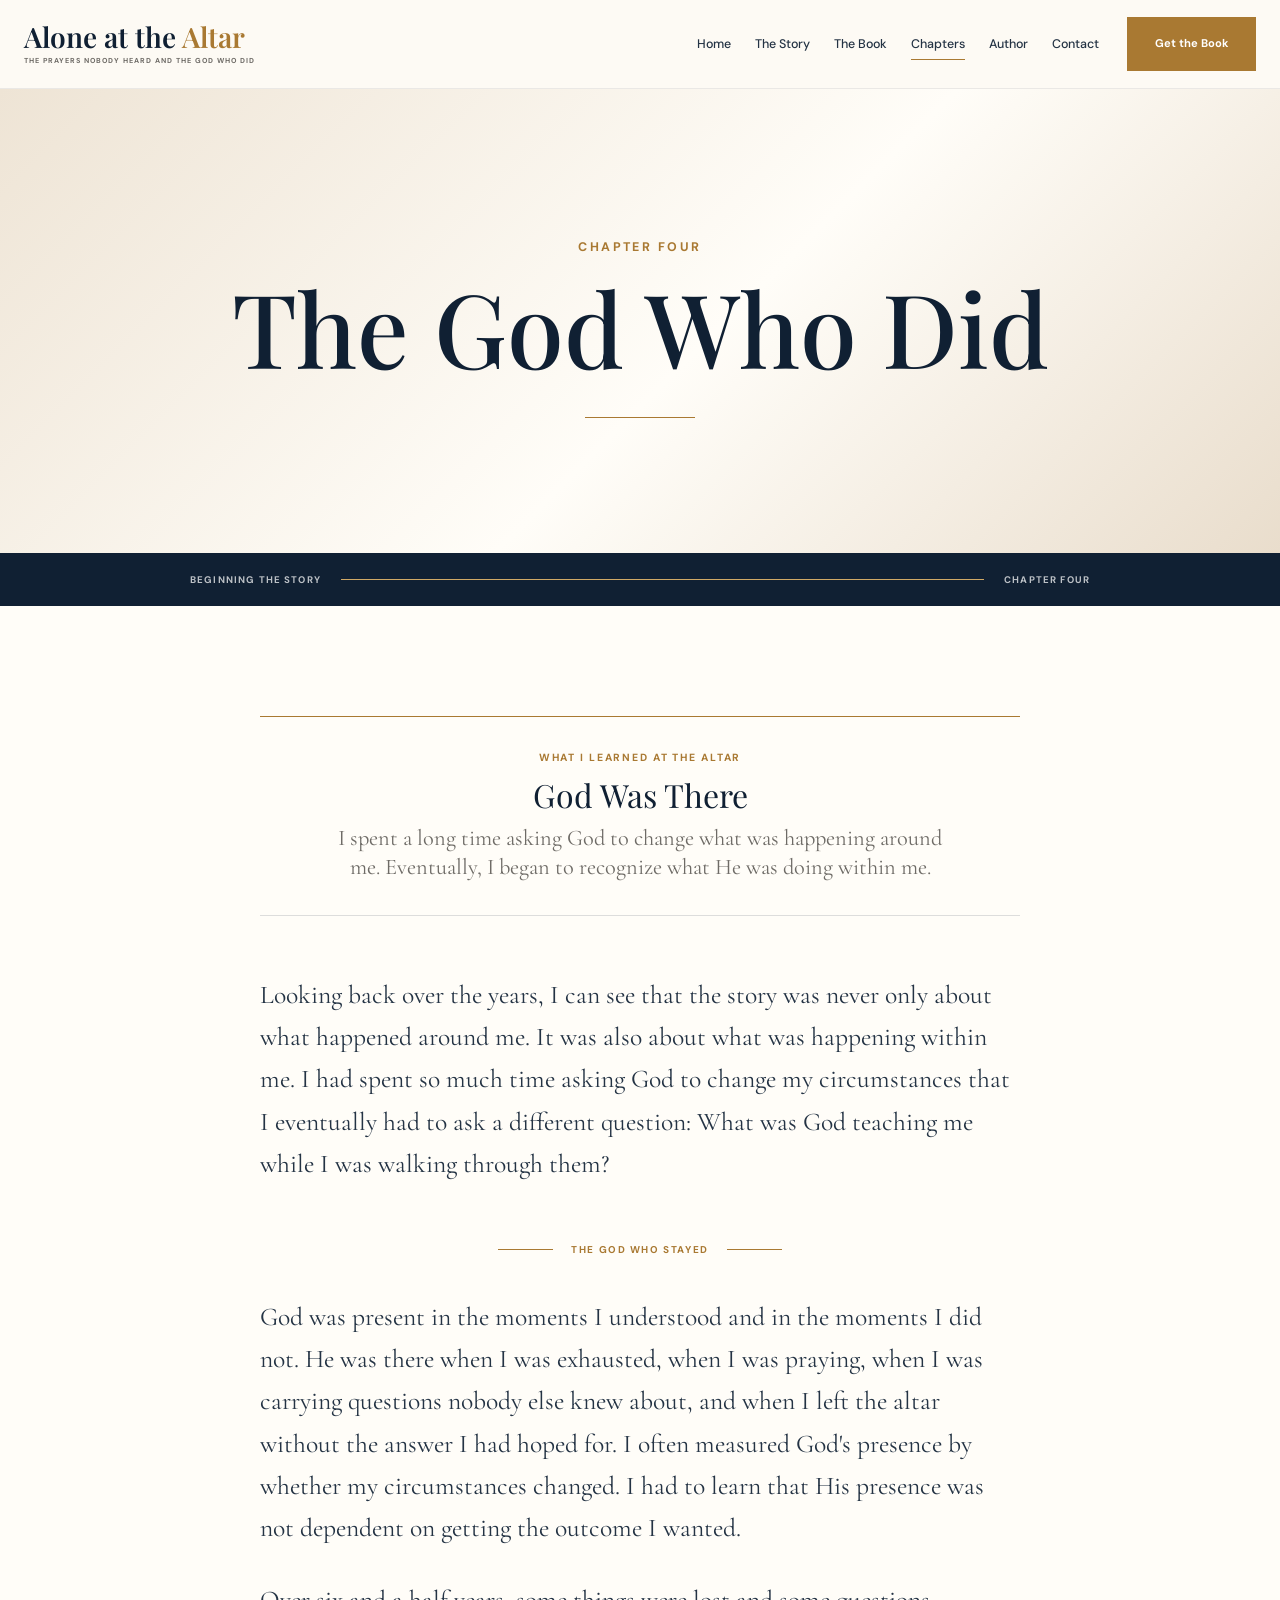
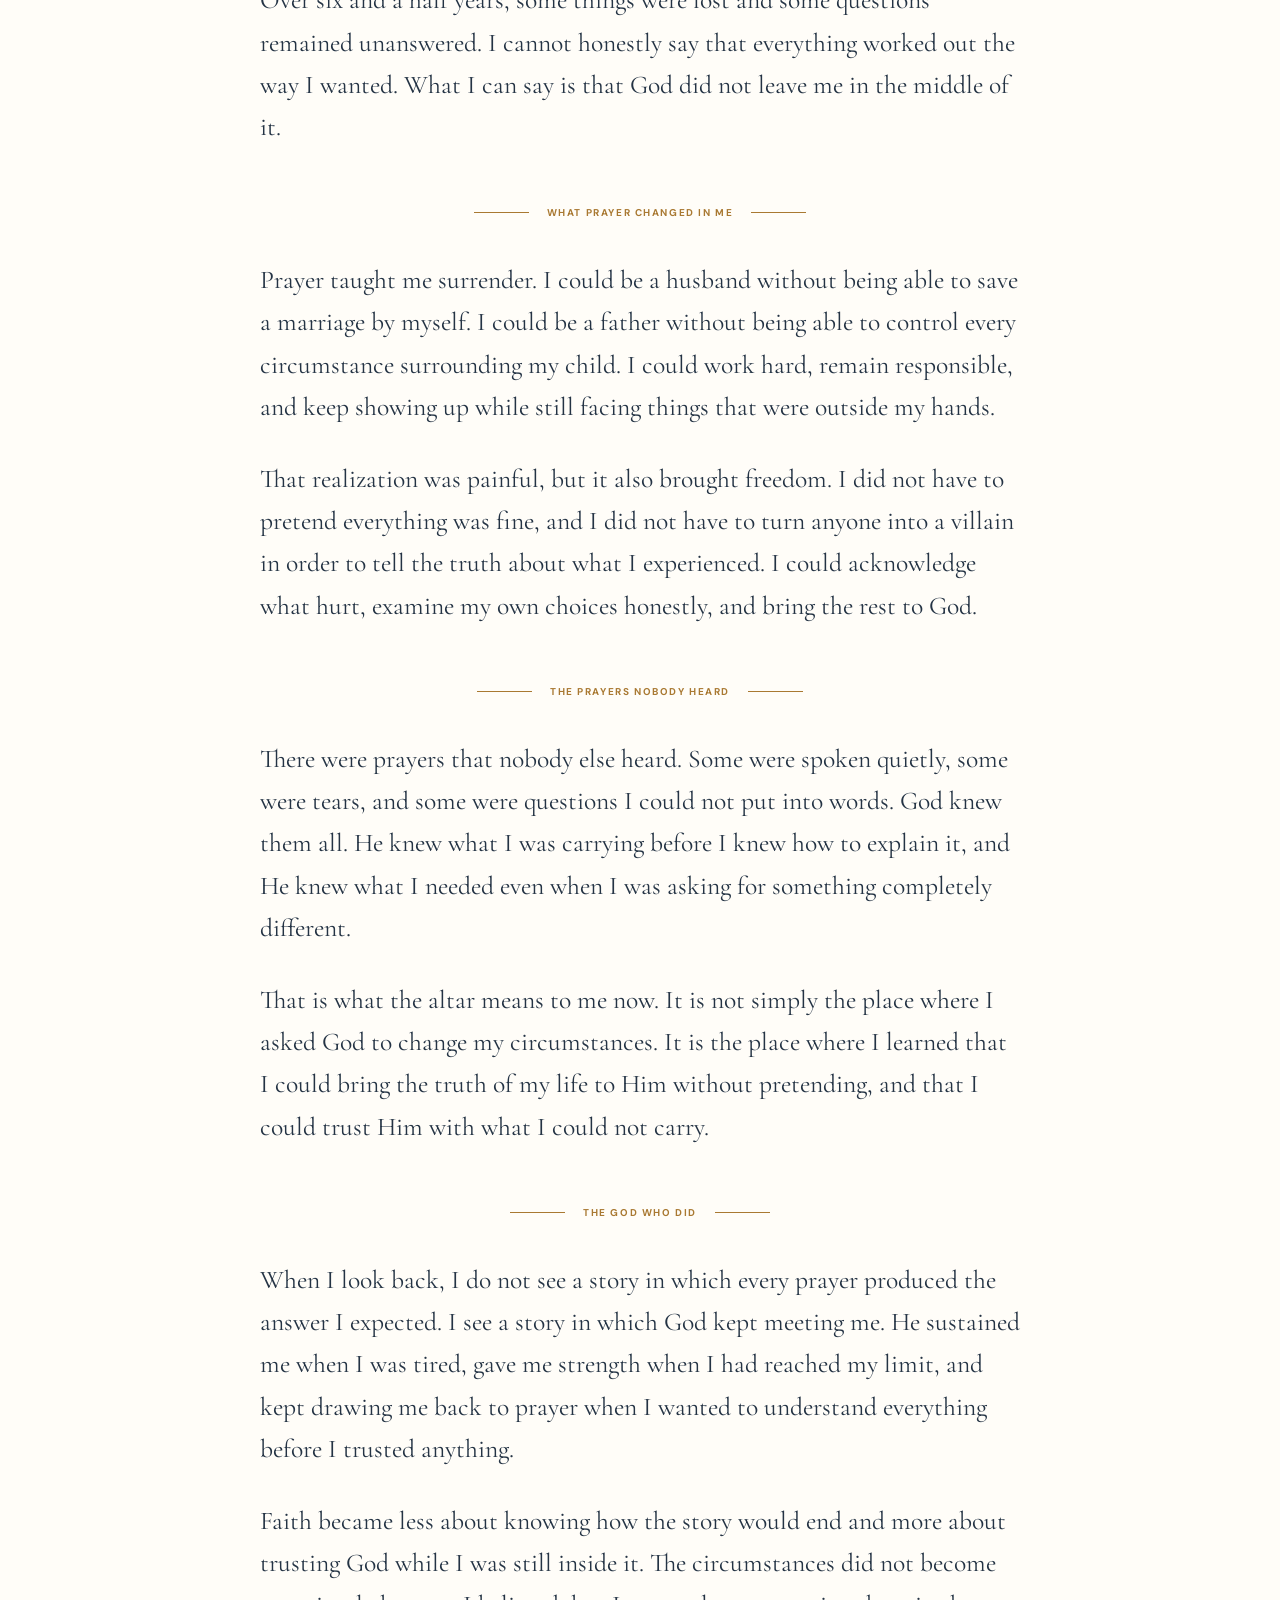
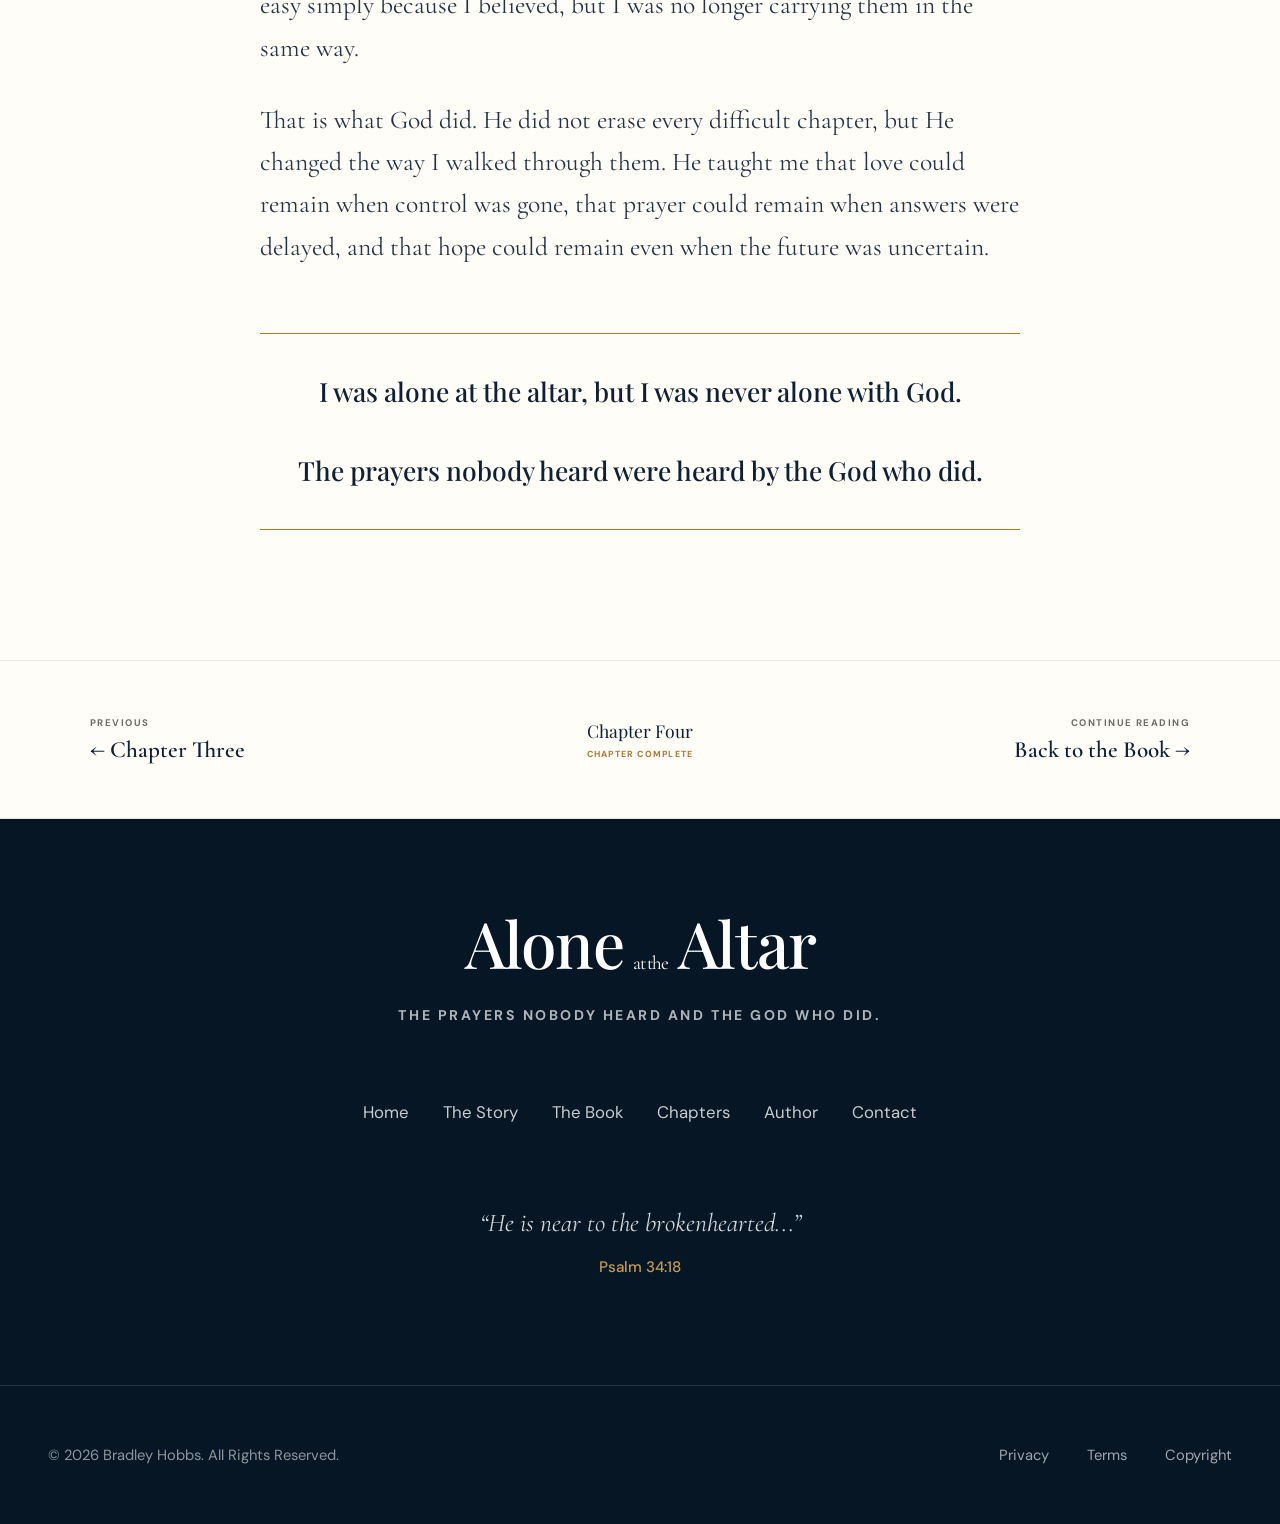
<file: chapter-4.html>
<!DOCTYPE html>
<html lang="en">
<head>
<meta charset="UTF-8">
<meta name="viewport" content="width=device-width, initial-scale=1.0">
<meta name="description" content="Chapter Four of Alone at the Altar by Bradley Hobbs. The God Who Did.">
<title>Chapter Four | The God Who Did | Alone at the Altar</title>
<link rel="preconnect" href="https://fonts.googleapis.com">
<link rel="preconnect" href="https://fonts.gstatic.com" crossorigin>
<link href="https://fonts.googleapis.com/css2?family=Cormorant+Garamond:wght@400;500;600&family=DM+Sans:wght@400;500;600;700&family=Playfair+Display:wght@500;600&display=swap" rel="stylesheet">

<link rel="stylesheet" href="chapter.css?v=20261004-typography">
<link rel="stylesheet" href="site.css?v=20261004-footer">
</head>
<body>

<header class="site-header">
<div class="header-inner">
<a class="site-brand" href="index.html" aria-label="Alone at the Altar home">
<span class="brand-title">Alone at the <strong>Altar</strong></span>
<span class="brand-subtitle">The Prayers Nobody Heard and the God Who Did</span>
</a>
<button class="mobile-menu-button" type="button" aria-label="Open menu" aria-expanded="false" aria-controls="site-navigation">
<span></span><span></span><span></span>
</button>
<nav id="site-navigation" class="site-navigation" aria-label="Main navigation">

<a href="index.html">Home</a>
<a href="story.html">The Story</a>
<a href="book.html">The Book</a>
<a href="chapters.html" class="active" aria-current="page">Chapters</a>
<a href="author.html">Author</a>
<a href="contact.html">Contact</a>

</nav>
<a href="book.html" class="header-button">Get the Book</a>
</div>
</header>

<main>
<section class="chapter-hero">
<div class="chapter-hero-inner">
<span class="chapter-number">Chapter Four</span>
<h1>The God Who Did</h1>
<div class="hero-divider"><span></span></div>
</div>
</section>

<section class="reading-progress progress-chapter-four" aria-label="Reading progress">
<div class="reading-progress-inner">
<span>Beginning the Story</span>
<div class="progress-line"><span></span></div>
<span>Chapter Four</span>
</div>
</section>

<section class="chapter-content">

<div class="chapter-reading-shell">

<div class="chapter-opening">
<span class="chapter-opening-label">What I Learned at the Altar</span>
<p class="chapter-opening-song">God Was There</p>
<p class="chapter-opening-note">I spent a long time asking God to change what was happening around me. Eventually, I began to recognize what He was doing within me.</p>
</div>

<p>
Looking back over the years, I can see that the story was never only about what happened around me. It was also about what was happening within me. I had spent so much time asking God to change my circumstances that I eventually had to ask a different question: What was God teaching me while I was walking through them?
</p>

<div class="chapter-song-marker">
<span class="song-marker-line"></span>
<span class="song-marker-label">The God Who Stayed</span>
<span class="song-marker-line"></span>
</div>

<p>
God was present in the moments I understood and in the moments I did not. He was there when I was exhausted, when I was praying, when I was carrying questions nobody else knew about, and when I left the altar without the answer I had hoped for. I often measured God's presence by whether my circumstances changed. I had to learn that His presence was not dependent on getting the outcome I wanted.
</p>

<p>
Over six and a half years, some things were lost and some questions remained unanswered. I cannot honestly say that everything worked out the way I wanted. What I can say is that God did not leave me in the middle of it.
</p>

<div class="chapter-song-marker">
<span class="song-marker-line"></span>
<span class="song-marker-label">What Prayer Changed in Me</span>
<span class="song-marker-line"></span>
</div>

<p>
Prayer taught me surrender. I could be a husband without being able to save a marriage by myself. I could be a father without being able to control every circumstance surrounding my child. I could work hard, remain responsible, and keep showing up while still facing things that were outside my hands.
</p>

<p>
That realization was painful, but it also brought freedom. I did not have to pretend everything was fine, and I did not have to turn anyone into a villain in order to tell the truth about what I experienced. I could acknowledge what hurt, examine my own choices honestly, and bring the rest to God.
</p>

<div class="chapter-song-marker">
<span class="song-marker-line"></span>
<span class="song-marker-label">The Prayers Nobody Heard</span>
<span class="song-marker-line"></span>
</div>

<p>
There were prayers that nobody else heard. Some were spoken quietly, some were tears, and some were questions I could not put into words. God knew them all. He knew what I was carrying before I knew how to explain it, and He knew what I needed even when I was asking for something completely different.
</p>

<p>
That is what the altar means to me now. It is not simply the place where I asked God to change my circumstances. It is the place where I learned that I could bring the truth of my life to Him without pretending, and that I could trust Him with what I could not carry.
</p>

<div class="chapter-song-marker">
<span class="song-marker-line"></span>
<span class="song-marker-label">The God Who Did</span>
<span class="song-marker-line"></span>
</div>

<p>
When I look back, I do not see a story in which every prayer produced the answer I expected. I see a story in which God kept meeting me. He sustained me when I was tired, gave me strength when I had reached my limit, and kept drawing me back to prayer when I wanted to understand everything before I trusted anything.
</p>

<p>
Faith became less about knowing how the story would end and more about trusting God while I was still inside it. The circumstances did not become easy simply because I believed, but I was no longer carrying them in the same way.
</p>

<p>
That is what God did. He did not erase every difficult chapter, but He changed the way I walked through them. He taught me that love could remain when control was gone, that prayer could remain when answers were delayed, and that hope could remain even when the future was uncertain.
</p>

<div class="chapter-closing-thought">I was alone at the altar, but I was never alone with God.<br><br>The prayers nobody heard were heard by the God who did.</div>

</div>

</div></div>
</section>

<section class="reading-navigation">

<div class="reading-navigation-inner">

<a href="chapter-3.html" class="reading-navigation-back">
<span class="navigation-label">Previous</span>
<strong>← Chapter Three</strong>
</a>

<div class="reading-navigation-center">
<span>Chapter Four</span>
<small>Chapter Complete</small>
</div>

<a href="book.html" class="reading-navigation-next">
<span class="navigation-label">Continue Reading</span>
<strong>Back to the Book →</strong>
</a>

</div>

</section>

</main>

<footer class="site-footer"><div class="footer-main"><div class="footer-brand"><span class="footer-title">Alone <small>at the</small> Altar</span><p>The Prayers Nobody Heard and the God Who Did.</p></div><nav class="footer-navigation" aria-label="Footer navigation"><a href="index.html">Home</a><a href="story.html">The Story</a><a href="book.html">The Book</a><a href="chapters.html">Chapters</a><a href="author.html">Author</a><a href="contact.html">Contact</a></nav><div class="footer-scripture"><p>“He is near to the brokenhearted...”</p><span>Psalm 34:18</span></div></div><div class="footer-bottom"><div class="footer-bottom-inner"><p>© 2026 Bradley Hobbs. All Rights Reserved.</p><div class="legal-links"><a href="privacy.html">Privacy</a><a href="terms.html">Terms</a><a href="copyright.html">Copyright</a></div></div></div></footer>

<script>
const menuButton = document.querySelector(".mobile-menu-button");
const navigation = document.querySelector(".site-navigation");

if (menuButton && navigation) {
menuButton.addEventListener("click", () => {
const isOpen = navigation.classList.toggle("open");
menuButton.classList.toggle("open", isOpen);
menuButton.setAttribute("aria-expanded", String(isOpen));
menuButton.setAttribute("aria-label", isOpen ? "Close menu" : "Open menu");
});
navigation.querySelectorAll("a").forEach(link => {
link.addEventListener("click", () => {
navigation.classList.remove("open");
menuButton.classList.remove("open");
menuButton.setAttribute("aria-expanded", "false");
menuButton.setAttribute("aria-label", "Open menu");
});
});
document.addEventListener("keydown", event => {
if (event.key === "Escape") {
navigation.classList.remove("open");
menuButton.classList.remove("open");
menuButton.setAttribute("aria-expanded", "false");
menuButton.setAttribute("aria-label", "Open menu");
}
});
}
</script>
</body>
</html>
</file>
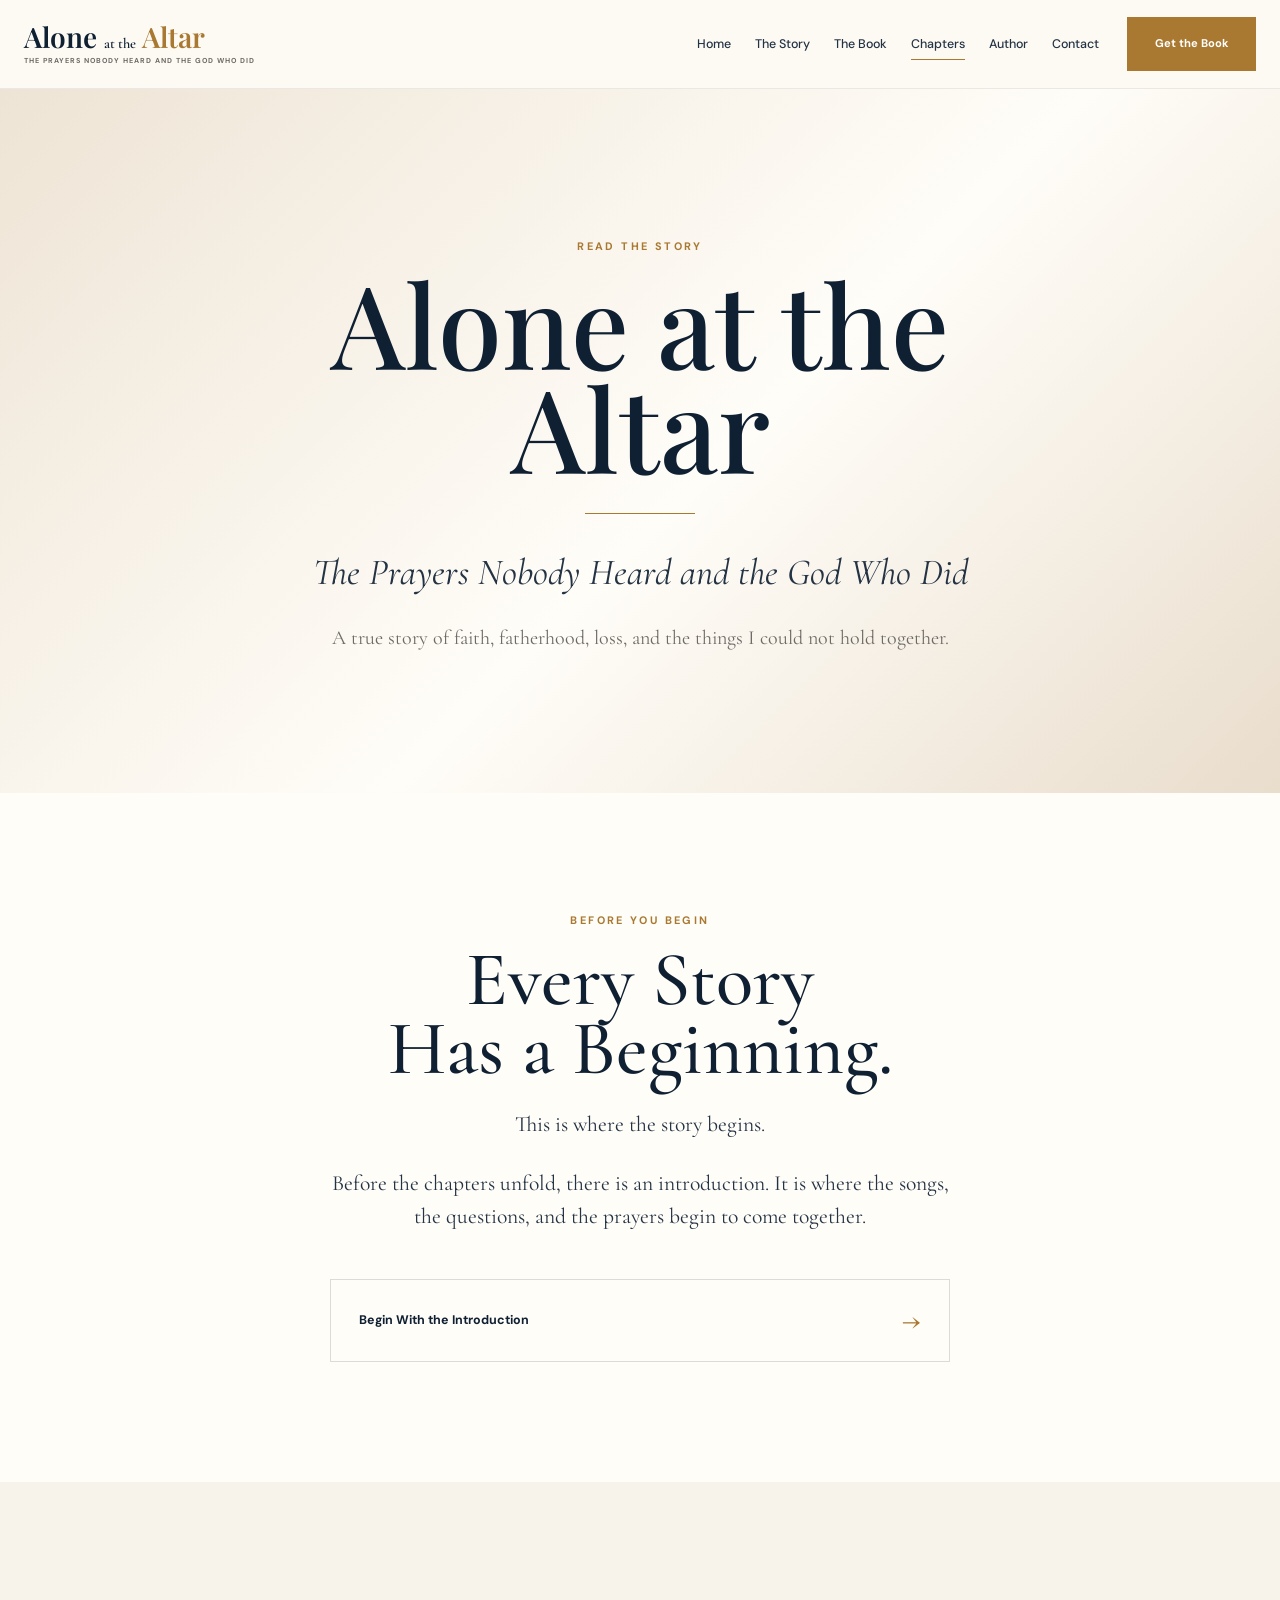
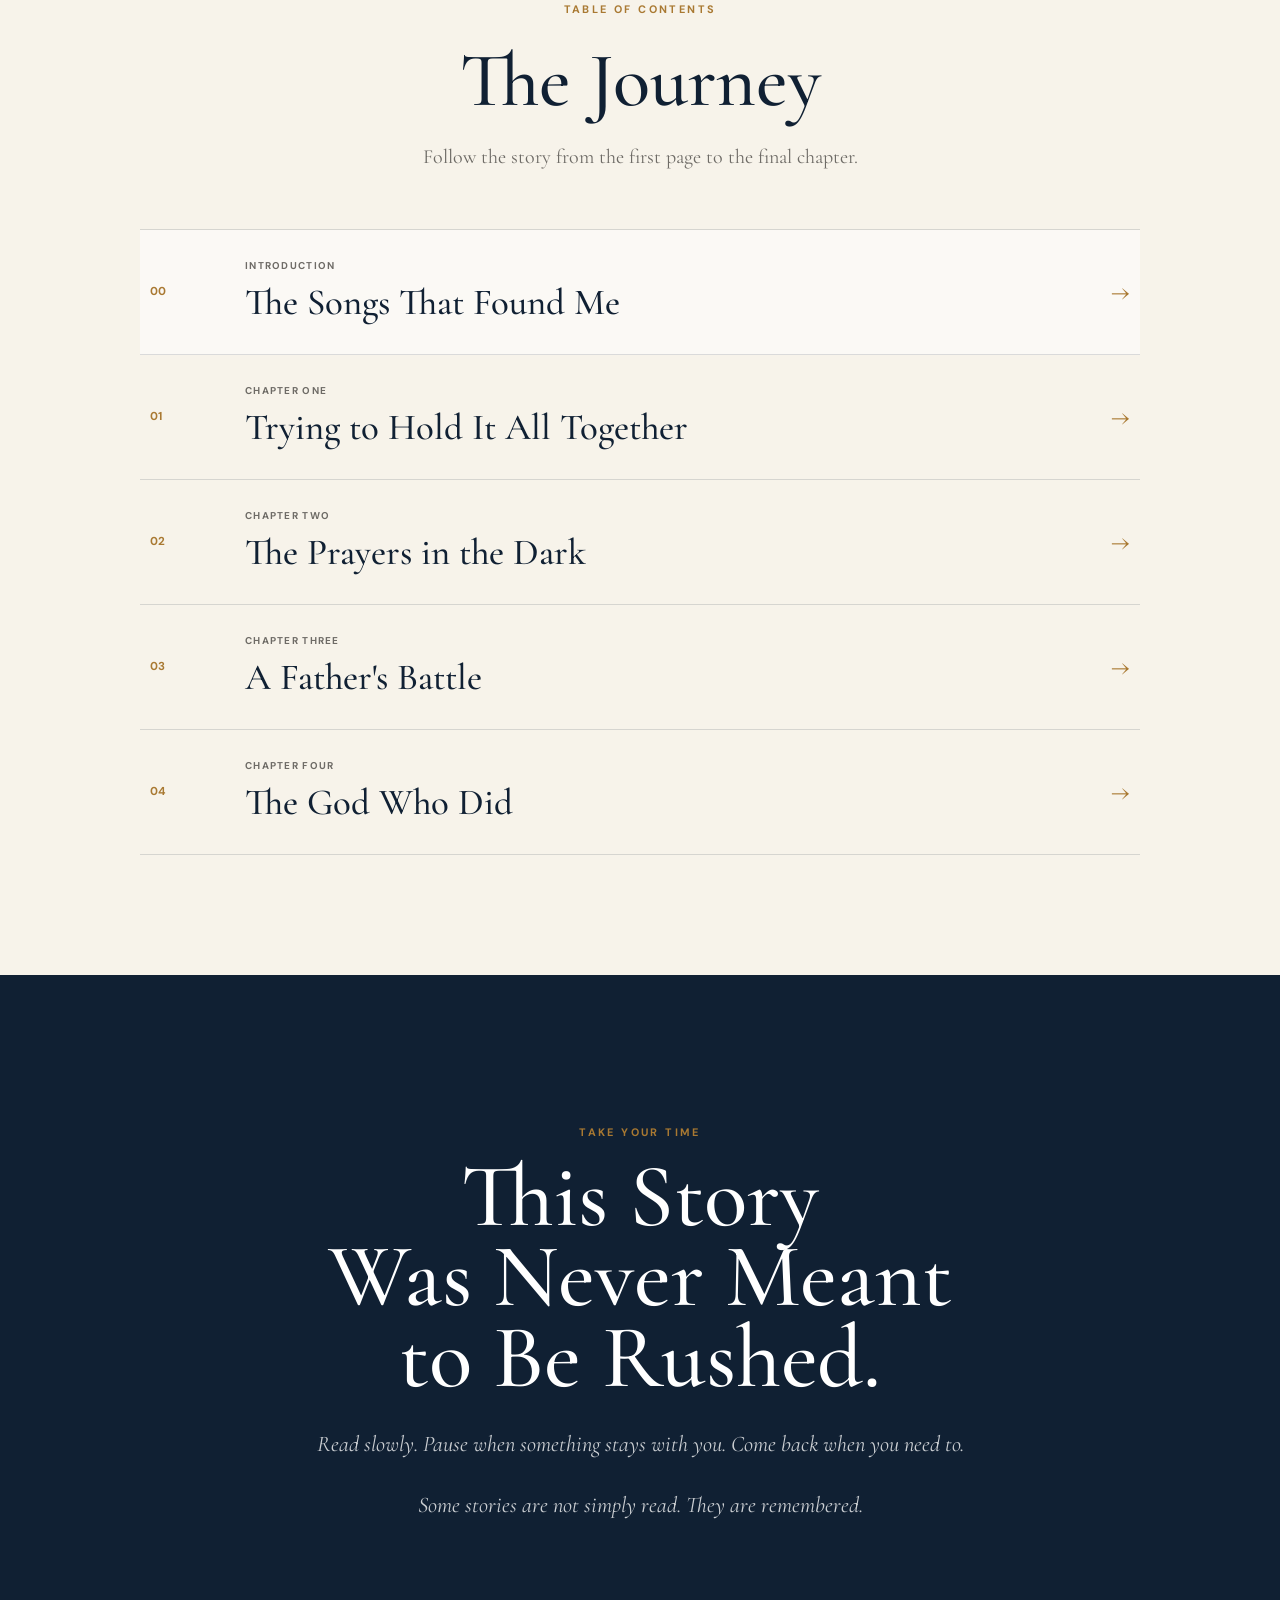
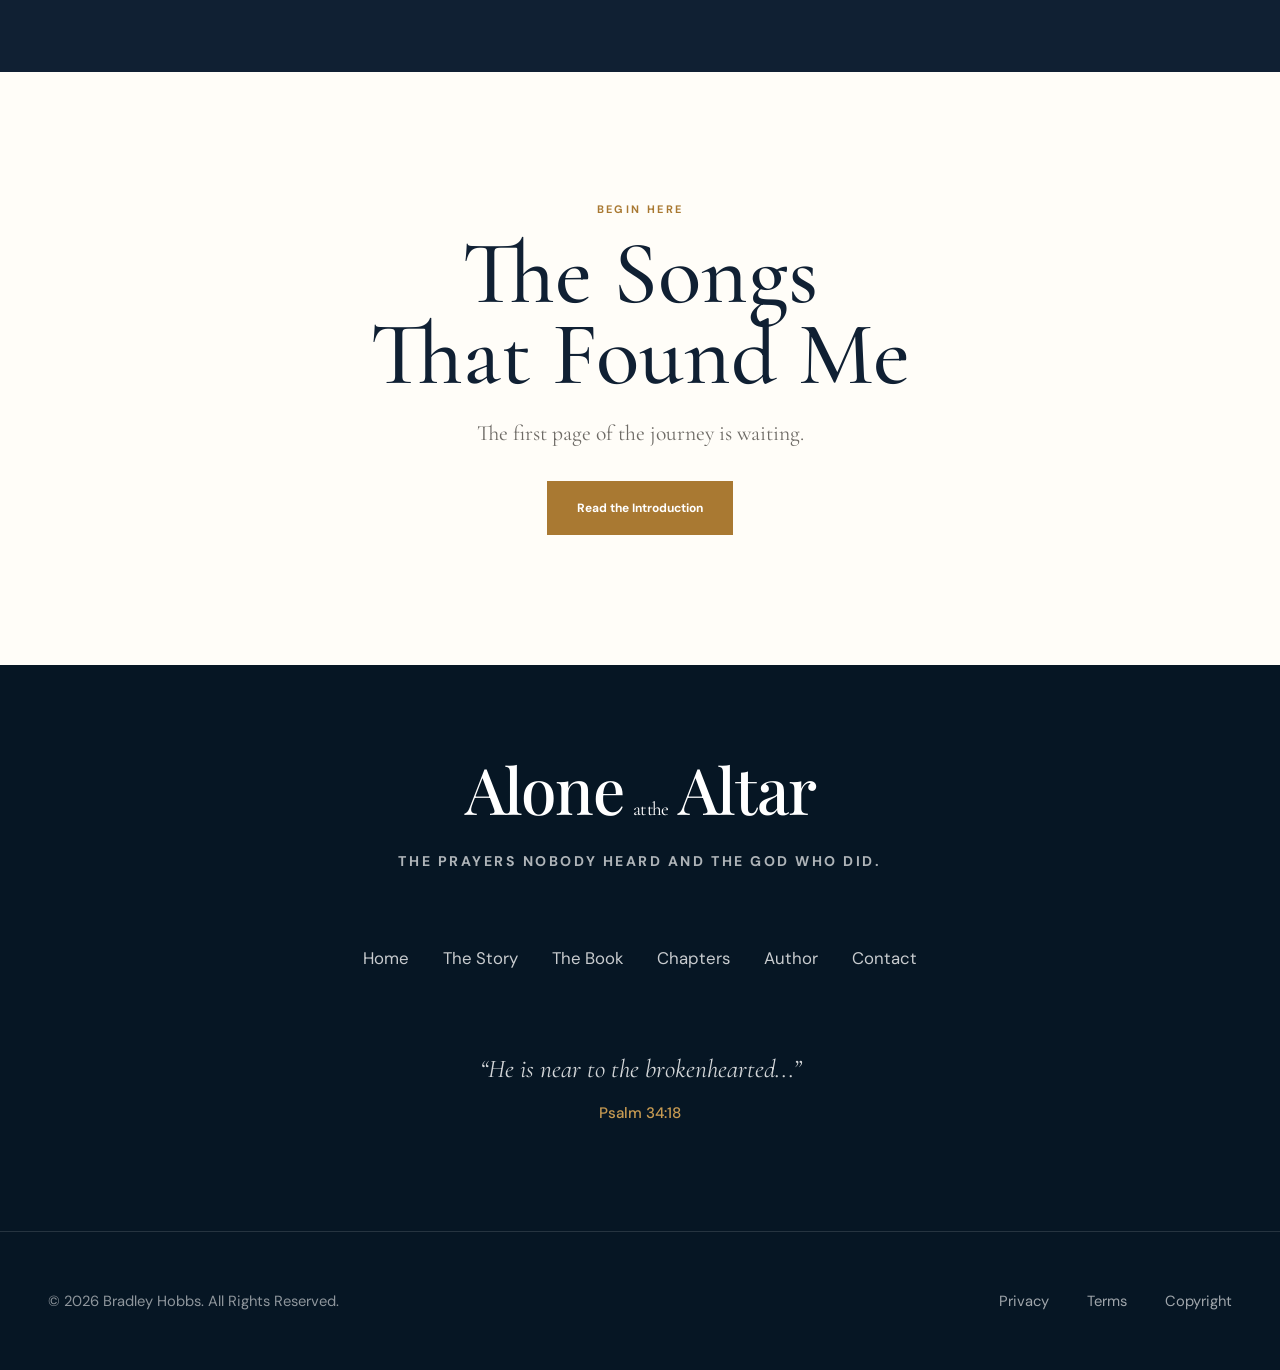
<file: chapters.html>
<!DOCTYPE html>
<html lang="en">

<head>

<meta charset="UTF-8">

<meta
    name="viewport"
    content="width=device-width, initial-scale=1.0">

<title>
    Chapters | Alone at the Altar
</title>

<meta
    name="description"
    content="Read Alone at the Altar by Bradley Hobbs. Follow the journey through faith, fatherhood, loss, unanswered questions, prayer, and the God who remained.">

<meta
    name="author"
    content="Bradley Hobbs">

<link
    rel="stylesheet"
    href="chapters.css">
<link
    rel="preconnect"
    href="https://fonts.googleapis.com">

<link
    rel="preconnect"
    href="https://fonts.gstatic.com"
    crossorigin>

<link
    href="https://fonts.googleapis.com/css2?family=Cormorant+Garamond:ital,wght@0,400;0,500;0,600;0,700;1,400;1,500;1,600&family=DM+Sans:wght@400;500;600;700&family=Playfair+Display:wght@500;600;700&display=swap"
    rel="stylesheet">


<link rel="stylesheet" href="site.css?v=20261004-footer">
</head>


<body>


<!-- ======================================================
HEADER
====================================================== -->

<header class="site-header">

    <div class="header-inner">


        <a
            href="index.html"
            class="site-brand"
            aria-label="Alone at the Altar Home">

            <span class="brand-title">
                Alone
                <small>at the</small>
                <strong>Altar</strong>
            </span>

            <span class="brand-subtitle">
                The Prayers Nobody Heard and the God Who Did
            </span>

        </a>


        <button
            class="mobile-menu-button"
            type="button"
            aria-label="Open navigation"
            aria-expanded="false"
            aria-controls="site-navigation">

            <span></span>
            <span></span>
            <span></span>

        </button>


        <nav id="site-navigation" class="site-navigation" aria-label="Main navigation">

<a href="index.html">Home</a>
<a href="story.html">The Story</a>
<a href="book.html">The Book</a>
<a href="chapters.html" class="active" aria-current="page">Chapters</a>
<a href="author.html">Author</a>
<a href="contact.html">Contact</a>

</nav>


        <a href="book.html" class="header-button">Get the Book</a>


    </div>

</header>



<main>


<!-- ======================================================
CHAPTER HERO
====================================================== -->

<section class="chapters-hero"
         aria-labelledby="chapters-title">

    <div class="chapters-hero-inner">

        <span class="eyebrow">
            Read the Story
        </span>

        <h1 id="chapters-title">
            Alone at the Altar
        </h1>

        <div class="hero-divider"
             aria-hidden="true">

            <span></span>

        </div>

        <p class="hero-subtitle">
            The Prayers Nobody Heard
            and the God Who Did
        </p>

        <p class="hero-description">
            A true story of faith, fatherhood, loss, and the things
            I could not hold together.
        </p>

    </div>

</section>



<!-- ======================================================
READING INTRODUCTION
====================================================== -->

<section class="reading-intro"
         aria-labelledby="begin-title">

    <div class="reading-intro-inner">

        <span class="eyebrow">
            Before You Begin
        </span>

        <h2 id="begin-title">
            Every Story
            <br>
            Has a Beginning.
        </h2>

        <p>
            This is where the story begins.
        </p>

        <p>
            Before the chapters unfold, there is an introduction.
            It is where the songs, the questions, and the prayers
            begin to come together.
        </p>

        <a
            href="introduction.html"
            class="begin-reading-button">

            <span>
                Begin With the Introduction
            </span>

            <strong aria-hidden="true">
                →
            </strong>

        </a>

    </div>

</section>



<!-- ======================================================
TABLE OF CONTENTS
====================================================== -->

<section class="contents-section"
         aria-labelledby="journey-title">

    <div class="contents-shell">

        <div class="contents-header">

            <span class="eyebrow">
                Table of Contents
            </span>

            <h2 id="journey-title">
                The Journey
            </h2>

            <p>
                Follow the story from the first page
                to the final chapter.
            </p>

        </div>


        <div class="contents-list">


            <!-- INTRODUCTION -->

            <a
                href="introduction.html"
                class="contents-item introduction-item">

                <span class="contents-number">
                    00
                </span>

                <div class="contents-title">

                    <small>
                        Introduction
                    </small>

                    <strong>
                        The Songs That Found Me
                    </strong>

                </div>

                <span
                    class="contents-arrow"
                    aria-hidden="true">

                    →

                </span>

            </a>



            <!-- CHAPTER ONE -->

            <a
                href="chapter-1.html"
                class="contents-item">

                <span class="contents-number">
                    01
                </span>

                <div class="contents-title">

                    <small>
                        Chapter One
                    </small>

                    <strong>
                        Trying to Hold It All Together
                    </strong>

                </div>

                <span
                    class="contents-arrow"
                    aria-hidden="true">

                    →

                </span>

            </a>



            <!-- CHAPTER TWO -->

            <a
                href="chapter-2.html"
                class="contents-item">

                <span class="contents-number">
                    02
                </span>

                <div class="contents-title">

                    <small>
                        Chapter Two
                    </small>

                    <strong>
                        The Prayers in the Dark
                    </strong>

                </div>

                <span
                    class="contents-arrow"
                    aria-hidden="true">

                    →

                </span>

            </a>



            <!-- CHAPTER THREE -->

            <a
                href="chapter-3.html"
                class="contents-item">

                <span class="contents-number">
                    03
                </span>

                <div class="contents-title">

                    <small>
                        Chapter Three
                    </small>

                    <strong>
                        A Father's Battle
                    </strong>

                </div>

                <span
                    class="contents-arrow"
                    aria-hidden="true">

                    →

                </span>

            </a>



            <!-- CHAPTER FOUR -->

            <a
                href="chapter-4.html"
                class="contents-item">

                <span class="contents-number">
                    04
                </span>

                <div class="contents-title">

                    <small>
                        Chapter Four
                    </small>

                    <strong>
                        The God Who Did
                    </strong>

                </div>

                <span
                    class="contents-arrow"
                    aria-hidden="true">

                    →

                </span>

            </a>


        </div>

    </div>

</section>



<!-- ======================================================
READING NOTE
====================================================== -->

<section class="reading-note"
         aria-labelledby="reading-note-title">

    <div class="reading-note-inner">

        <span class="eyebrow">
            Take Your Time
        </span>

        <h2 id="reading-note-title">
            This Story
            <br>
            Was Never Meant
            <br>
            to Be Rushed.
        </h2>

        <p>
            Read slowly. Pause when something stays with you.
            Come back when you need to.
        </p>

        <p>
            Some stories are not simply read.
            They are remembered.
        </p>

    </div>

</section>



<!-- ======================================================
CLOSING
====================================================== -->

<section class="chapters-closing"
         aria-labelledby="closing-title">

    <div class="chapters-closing-inner">

        <span class="eyebrow">
            Begin Here
        </span>

        <h2 id="closing-title">
            The Songs
            <br>
            That Found Me
        </h2>

        <p>
            The first page of the journey is waiting.
        </p>

        <a
            href="introduction.html"
            class="button button-gold">

            Read the Introduction

        </a>

    </div>

</section>


</main>



<!-- ======================================================
FOOTER
====================================================== -->

<footer class="site-footer">

    <div class="footer-main">

        <div class="footer-brand">

            <span class="footer-title">
                Alone
                <small>at the</small>
                Altar
            </span>

            <p>
                The Prayers Nobody Heard and the God Who Did.
            </p>

        </div>

        <nav class="footer-navigation" aria-label="Footer navigation">

            <a href="index.html">Home</a>
            <a href="story.html">The Story</a>
            <a href="book.html">The Book</a>
            <a href="chapters.html">Chapters</a>
            <a href="author.html">Author</a>
            <a href="contact.html">Contact</a>

        </nav>

        <div class="footer-scripture">

            <p>“He is near to the brokenhearted...”</p>
            <span>Psalm 34:18</span>

        </div>

    </div>

    <div class="footer-bottom">

        <div class="footer-bottom-inner">

            <p>© 2026 Bradley Hobbs. All Rights Reserved.</p>

            <div class="legal-links">
                <a href="privacy.html">Privacy</a>
                <a href="terms.html">Terms</a>
                <a href="copyright.html">Copyright</a>
            </div>

        </div>

    </div>

</footer>



<script>

const menuButton =
    document.querySelector(".mobile-menu-button");

const navigation =
    document.querySelector(".site-navigation");


if (menuButton && navigation) {

    menuButton.addEventListener(
        "click",
        function () {

            const isOpen =
                navigation.classList.toggle("open");

            menuButton.classList.toggle(
                "open",
                isOpen
            );

            menuButton.setAttribute(
                "aria-expanded",
                String(isOpen)
            );

            menuButton.setAttribute(
                "aria-label",
                isOpen
                    ? "Close navigation"
                    : "Open navigation"
            );

        }
    );


    navigation
        .querySelectorAll("a")
        .forEach(function (link) {

            link.addEventListener(
                "click",
                function () {

                    navigation.classList.remove("open");

                    menuButton.classList.remove("open");

                    menuButton.setAttribute(
                        "aria-expanded",
                        "false"
                    );

                    menuButton.setAttribute(
                        "aria-label",
                        "Open navigation"
                    );

                }
            );

        });


    document.addEventListener(
        "keydown",
        function (event) {

            if (
                event.key === "Escape" &&
                navigation.classList.contains("open")
            ) {

                navigation.classList.remove("open");

                menuButton.classList.remove("open");

                menuButton.setAttribute(
                    "aria-expanded",
                    "false"
                );

                menuButton.setAttribute(
                    "aria-label",
                    "Open navigation"
                );

                menuButton.focus();

            }

        }
    );

}

</script>


</body>

</html>
</file>
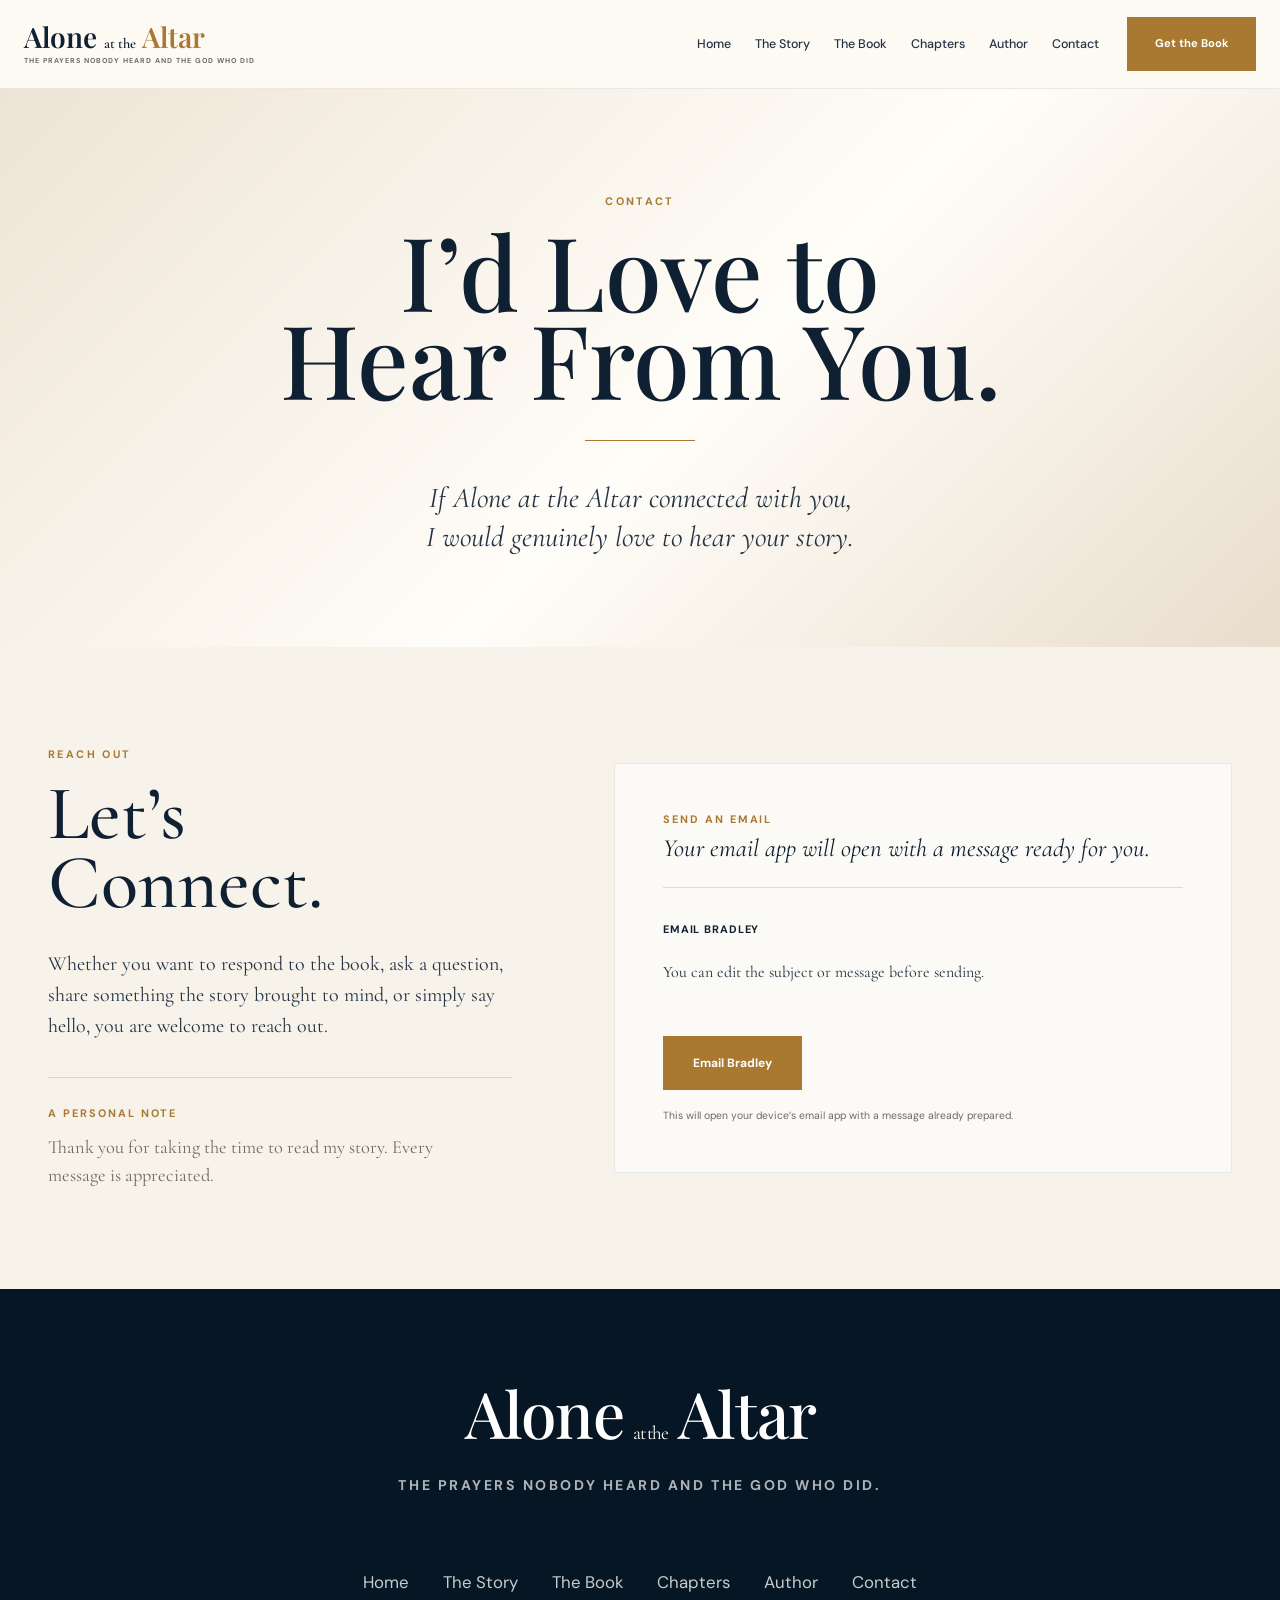
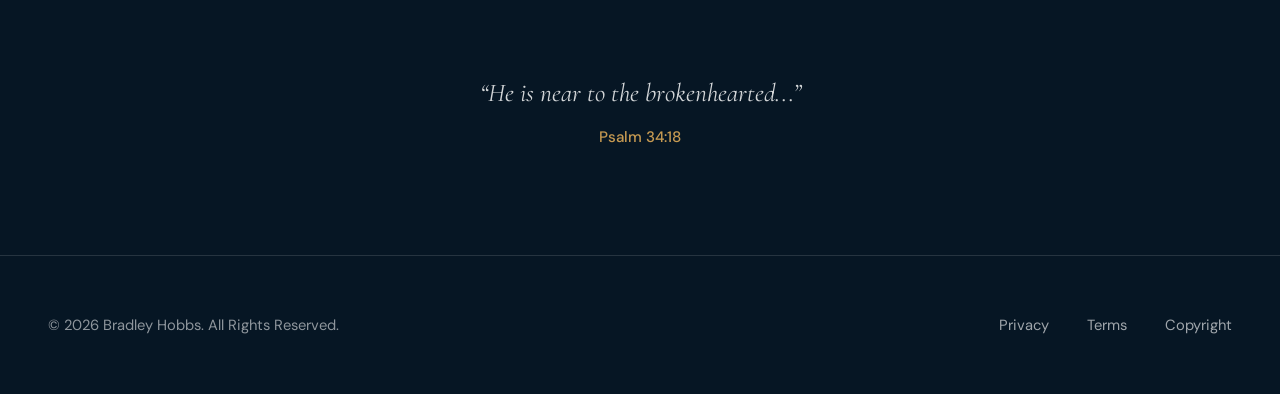
<file: contact.html>
<!DOCTYPE html>
<html lang="en">
<head>
<meta charset="UTF-8">
<meta name="viewport" content="width=device-width, initial-scale=1.0">
<title>Contact | Alone at the Altar</title>
<meta name="description" content="Contact Bradley Hobbs, author of Alone at the Altar.">
<meta name="author" content="Bradley Hobbs">
<link rel="stylesheet" href="contact.css">
<link rel="stylesheet" href="site.css?v=20261004-footer">
<link rel="preconnect" href="https://fonts.googleapis.com">
<link rel="preconnect" href="https://fonts.gstatic.com" crossorigin>
<link href="https://fonts.googleapis.com/css2?family=Cormorant+Garamond:ital,wght@0,400;0,500;0,600;0,700;1,400;1,500;1,600&family=DM+Sans:wght@400;500;600;700&family=Playfair+Display:wght@500;600;700&display=swap" rel="stylesheet">
</head>

<body>

<header class="site-header">
    <div class="header-inner">
        <a href="index.html" class="site-brand" aria-label="Alone at the Altar Home">
            <span class="brand-title">Alone <small>at the</small> <strong>Altar</strong></span>
            <span class="brand-subtitle">The Prayers Nobody Heard and the God Who Did</span>
        </a>

        <button class="mobile-menu-button" type="button" aria-label="Open navigation" aria-expanded="false" aria-controls="site-navigation">
            <span></span><span></span><span></span>
        </button>

        <nav id="site-navigation" class="site-navigation" aria-label="Main navigation">
            <a href="index.html">Home</a>
            <a href="story.html">The Story</a>
            <a href="book.html">The Book</a>
            <a href="chapters.html">Chapters</a>
            <a href="author.html">Author</a>
            <a href="contact.html">Contact</a>
        </nav>

        <a href="book.html" class="header-button">Get the Book</a>
    </div>
</header>

<main>

<section class="contact-hero" aria-labelledby="contact-title">
    <div class="contact-hero-inner">
        <span class="eyebrow">Contact</span>
        <h1 id="contact-title">I’d Love to<br>Hear From You.</h1>
        <div class="hero-divider" aria-hidden="true"><span></span></div>
        <p class="contact-hero-subtitle">
            If <em>Alone at the Altar</em> connected with you,<br>
            I would genuinely love to hear your story.
        </p>
    </div>
</section>

<section class="contact-section" aria-labelledby="contact-message-title">
    <div class="section-shell contact-grid">
        <div class="contact-information">
            <span class="eyebrow">Reach Out</span>
            <h2 id="contact-message-title">Let’s<br>Connect.</h2>

            <p>
                Whether you want to respond to the book, ask a question,
                share something the story brought to mind, or simply say hello,
                you are welcome to reach out.
            </p>

            <div class="contact-note">
                <span>A Personal Note</span>
                <p>
                    Thank you for taking the time to read my story.
                    Every message is appreciated.
                </p>
            </div>
        </div>

        <div class="contact-form-wrap">
            <div class="contact-form">
                <div class="form-intro">
                    <span>Send an Email</span>
                    <p>Your email app will open with a message ready for you.</p>
                </div>

                <div class="form-group">
                    <label>Email Bradley</label>
                    <p>
                        You can edit the subject or message before sending.
                    </p>
                </div>

                <a
                    href="mailto:brad.hobbs13@icloud.com?subject=A%20Message%20About%20Alone%20at%20the%20Altar&body=Hello%20Bradley%2C%0A%0AI%20just%20wanted%20to%20reach%20out%20about%20Alone%20at%20the%20Altar.%0A%0A"
                    class="button button-gold"
                >
                    Email Bradley
                </a>

                <p class="form-disclaimer">
                    This will open your device’s email app with a message already prepared.
                </p>
            </div>
        </div>
    </div>
</section>

</main>

<footer class="site-footer">
    <div class="footer-main">
        <div class="footer-brand">
            <span class="footer-title">
                Alone
                <small>at the</small>
                Altar
            </span>
            <p>The Prayers Nobody Heard and the God Who Did.</p>
        </div>

        <nav class="footer-navigation" aria-label="Footer navigation">
            <a href="index.html">Home</a>
            <a href="story.html">The Story</a>
            <a href="book.html">The Book</a>
            <a href="chapters.html">Chapters</a>
            <a href="author.html">Author</a>
            <a href="contact.html">Contact</a>
        </nav>

        <div class="footer-scripture">
            <p>“He is near to the brokenhearted...”</p>
            <span>Psalm 34:18</span>
        </div>
    </div>

    <div class="footer-bottom">
        <div class="footer-bottom-inner">
            <p>© 2026 Bradley Hobbs. All Rights Reserved.</p>
            <div class="legal-links">
                <a href="privacy.html">Privacy</a>
                <a href="terms.html">Terms</a>
                <a href="copyright.html">Copyright</a>
            </div>
        </div>
    </div>
</footer>

<script>
const menuButton = document.querySelector(".mobile-menu-button");
const navigation = document.querySelector(".site-navigation");

function closeNavigation() {
    if (!navigation || !menuButton) return;
    navigation.classList.remove("open");
    menuButton.classList.remove("open");
    menuButton.setAttribute("aria-expanded", "false");
    menuButton.setAttribute("aria-label", "Open navigation");
}

if (menuButton && navigation) {
    menuButton.addEventListener("click", function () {
        const isOpen = navigation.classList.toggle("open");
        menuButton.classList.toggle("open", isOpen);
        menuButton.setAttribute("aria-expanded", String(isOpen));
        menuButton.setAttribute("aria-label", isOpen ? "Close navigation" : "Open navigation");
    });

    navigation.querySelectorAll("a").forEach(function (link) {
        link.addEventListener("click", closeNavigation);
    });

    document.addEventListener("keydown", function (event) {
        if (event.key === "Escape") closeNavigation();
    });

    document.addEventListener("click", function (event) {
        if (
            window.innerWidth <= 800 &&
            navigation.classList.contains("open") &&
            !navigation.contains(event.target) &&
            !menuButton.contains(event.target)
        ) {
            closeNavigation();
        }
    });
}
</script>

</body>
</html>
</file>
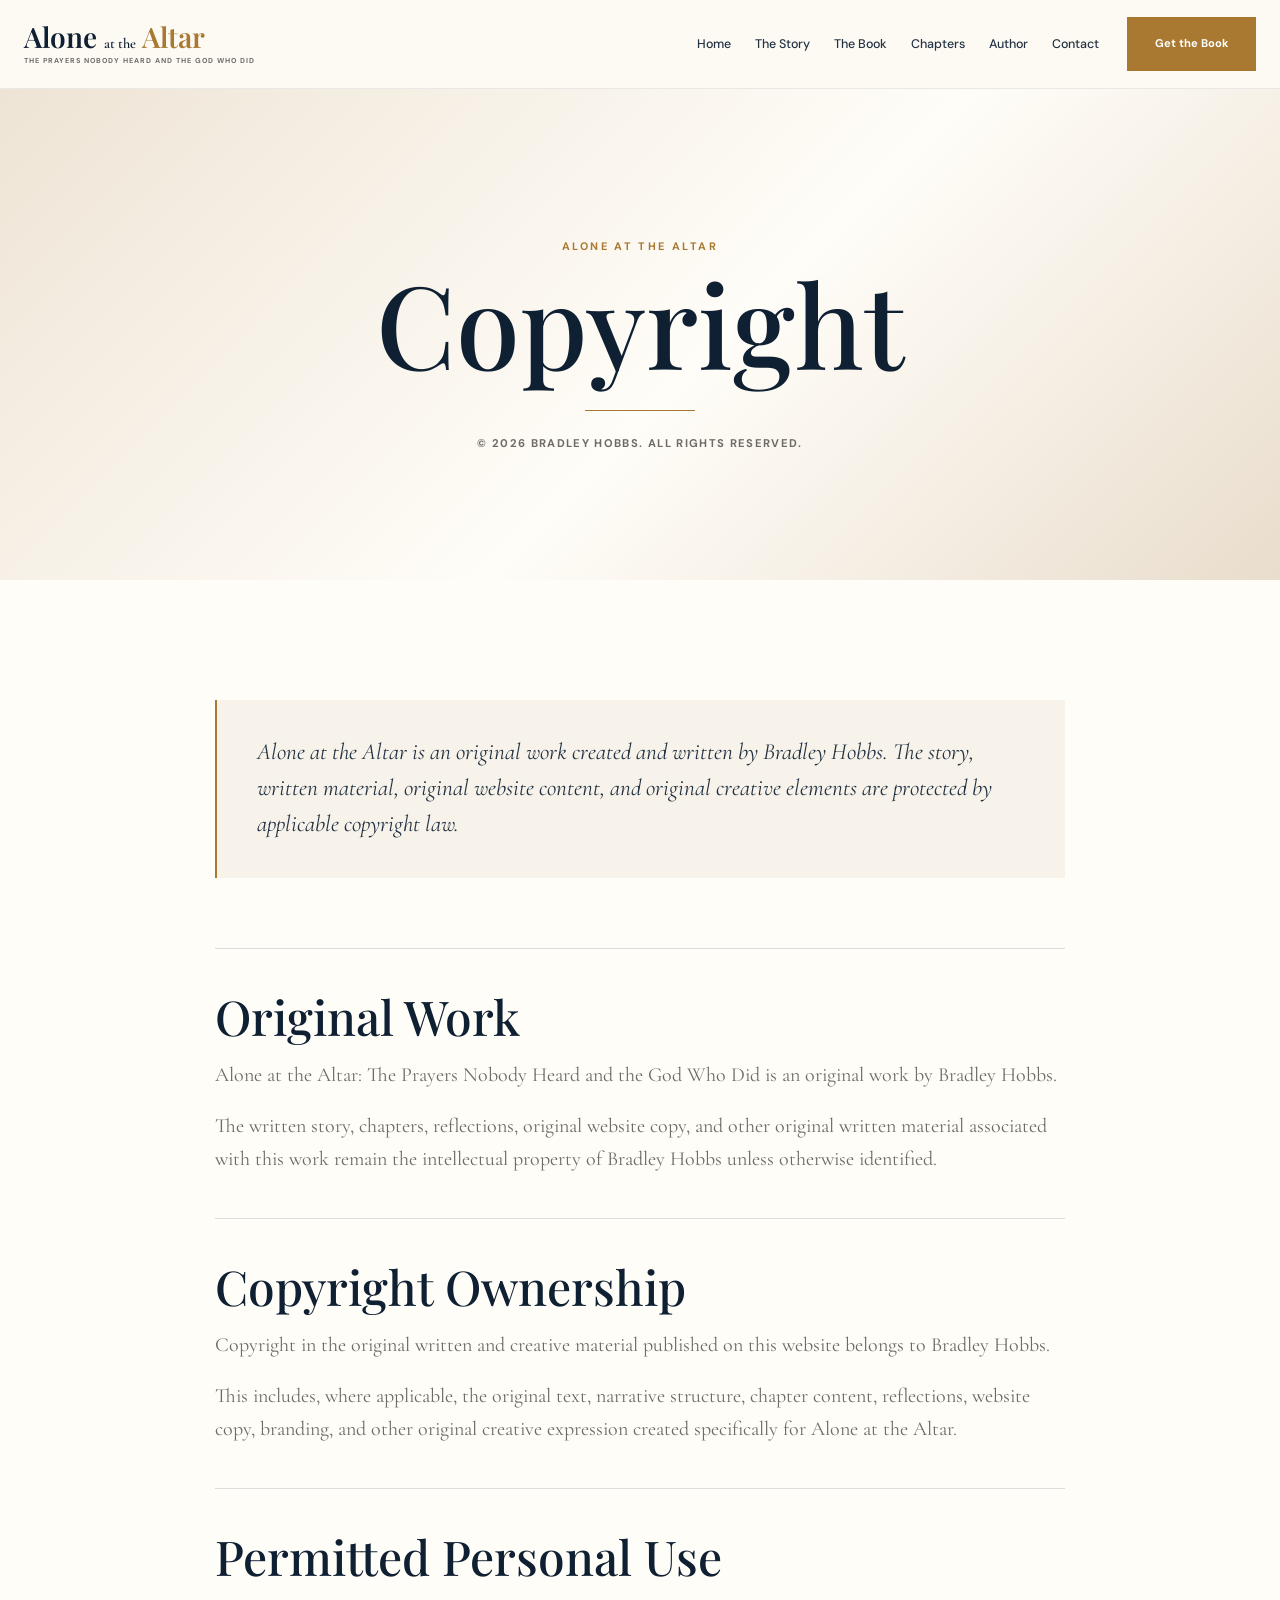
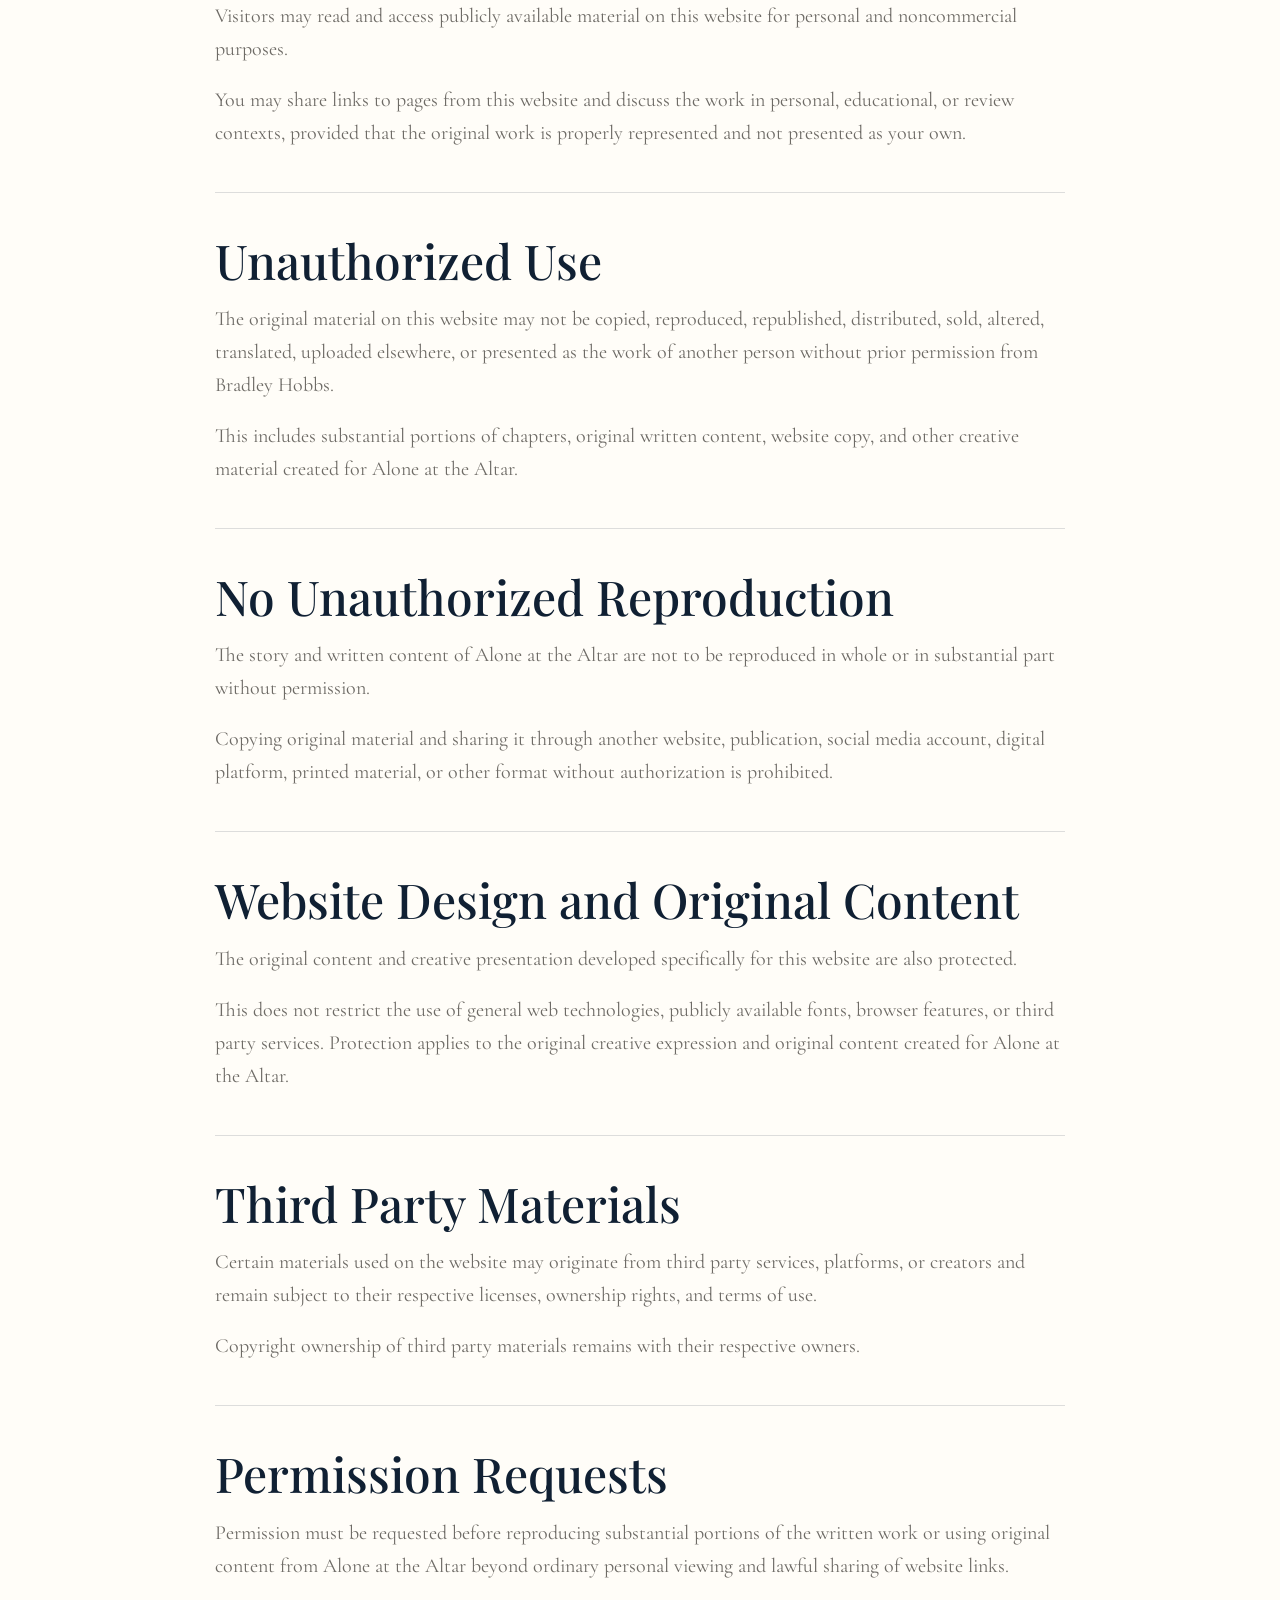
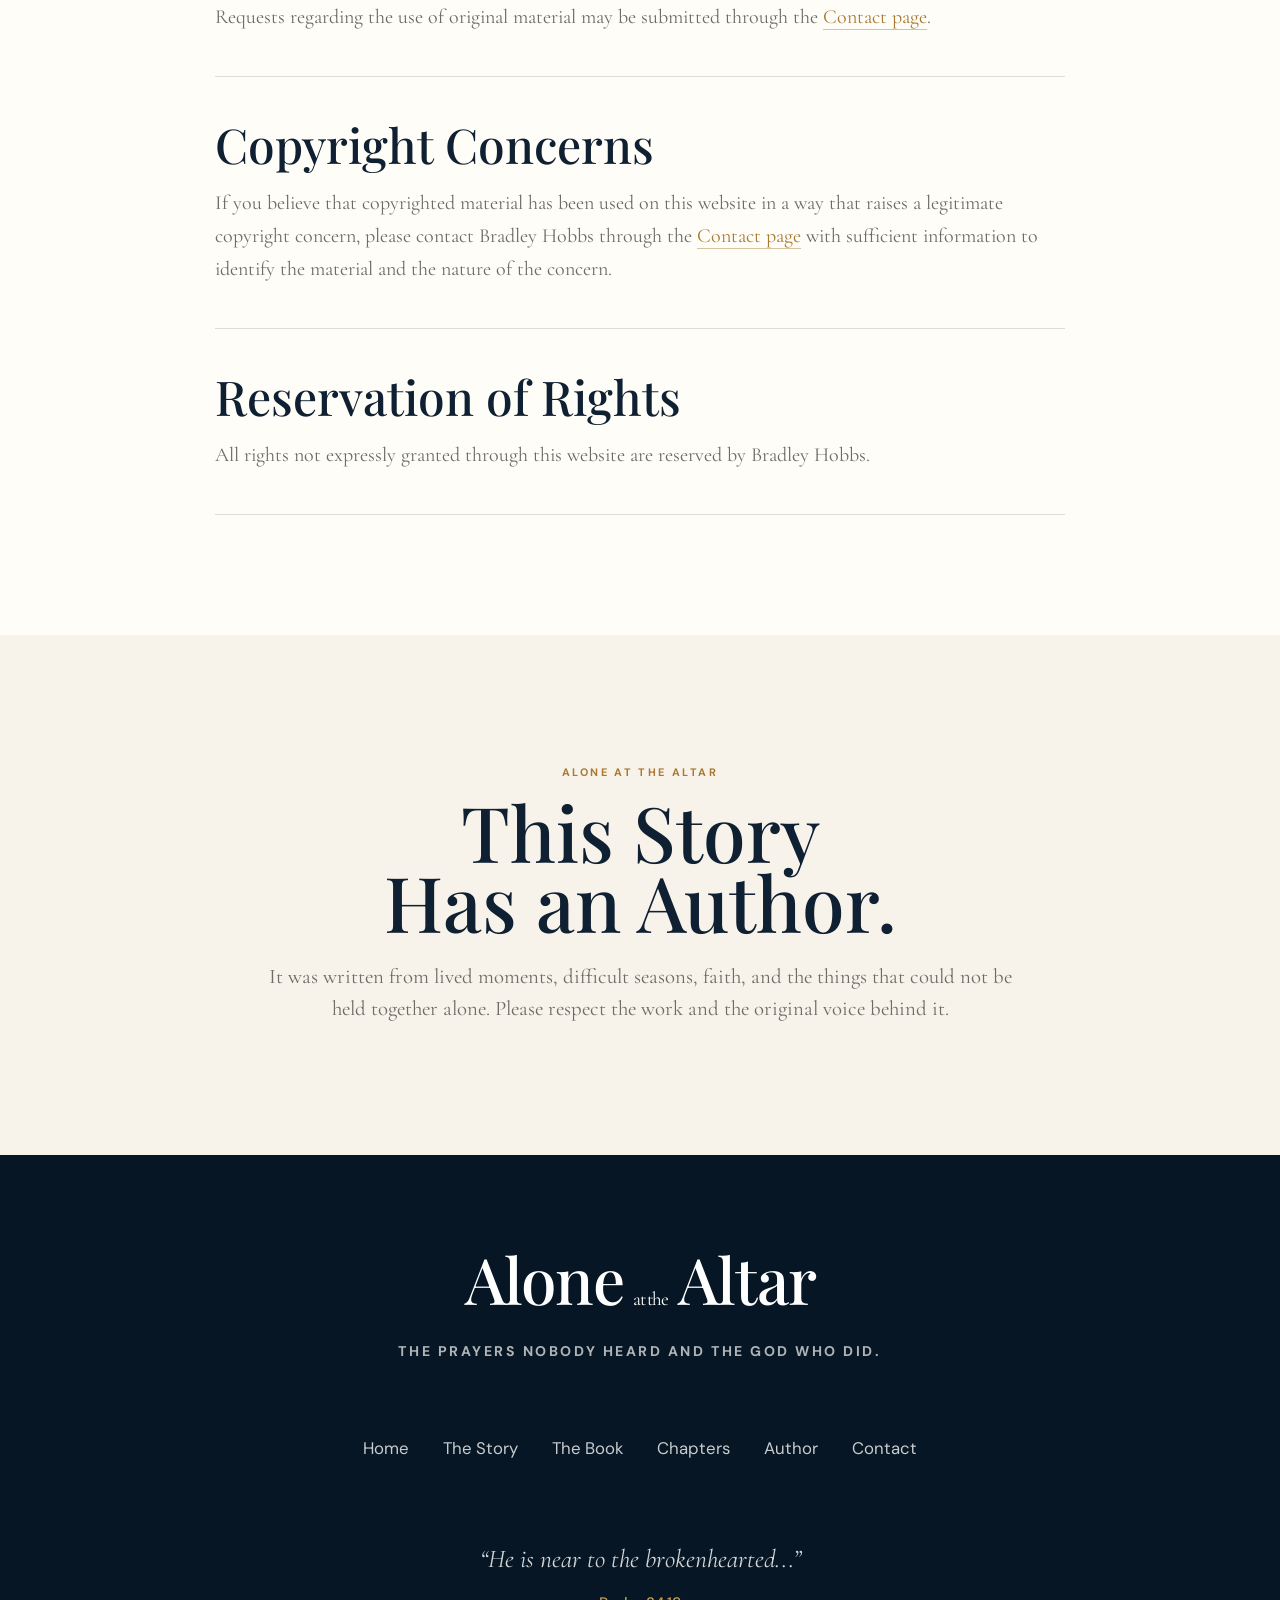
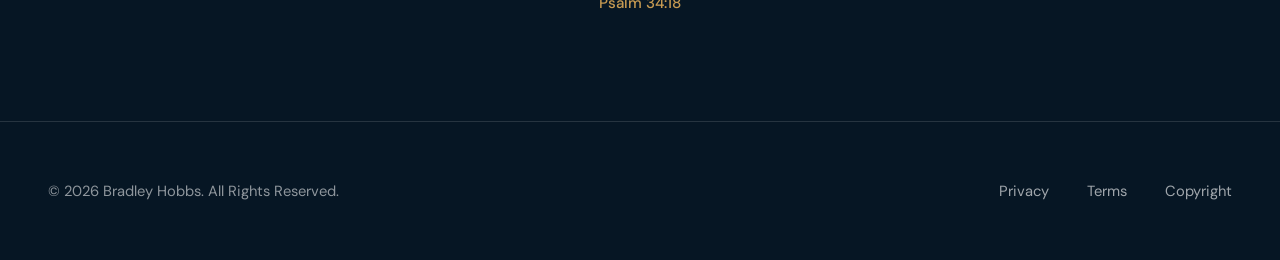
<file: copyright.html>
<!DOCTYPE html>
<html lang="en">
<head>
<meta charset="UTF-8">
<title>
    Copyright | Alone at the Altar
</title>
<link
    rel="stylesheet"
    href="legal.css">

<link rel="stylesheet" href="site.css?v=20261004-footer">
<link
    rel="preconnect"
    href="https://fonts.googleapis.com">
<link
    rel="preconnect"
    href="https://fonts.gstatic.com"
    crossorigin>
<link
    href="https://fonts.googleapis.com/css2?family=Cormorant+Garamond:ital,wght@0,400;0,500;0,600;0,700;1,400;1,500;1,600&family=DM+Sans:wght@400;500;600;700&family=Playfair+Display:wght@500;600;700&display=swap"
    rel="stylesheet">
</head>
<body>
<!-- =====================================================
HEADER
===================================================== -->
<header class="site-header">
<div class="header-inner">
    <a
        href="index.html"
        class="site-brand"
        aria-label="Alone at the Altar Home">
        <span class="brand-title">
            Alone
            <small>at the</small>
            <strong>Altar</strong>
        </span>
        <span class="brand-subtitle">
            The Prayers Nobody Heard and the God Who Did
        </span>
    </a>
    <button
        class="mobile-menu-button"
        aria-label="Open navigation"
        aria-expanded="false"
        aria-controls="site-navigation">
        <span></span>
        <span></span>
        <span></span>
    </button>
    <nav id="site-navigation" class="site-navigation" aria-label="Main navigation">

<a href="index.html">Home</a>
<a href="story.html">The Story</a>
<a href="book.html">The Book</a>
<a href="chapters.html">Chapters</a>
<a href="author.html">Author</a>
<a href="contact.html">Contact</a>

</nav>
    <a href="book.html" class="header-button">Get the Book</a>
</div>
</header>
<main>
<!-- =====================================================
COPYRIGHT HERO
===================================================== -->
<section class="legal-hero">
<div class="legal-hero-inner">
    <span class="eyebrow">
        Alone at the Altar
    </span>
    <h1>
        Copyright
    </h1>
    <div class="hero-divider">
        <span></span>
    </div>
    <p class="legal-updated">
        © 2026 Bradley Hobbs. All Rights Reserved.
    </p>
</div>
</section>
<!-- =====================================================
COPYRIGHT CONTENT
===================================================== -->
<section class="legal-content-section">
<div class="legal-content">
    <div class="legal-introduction">
        <p>
            Alone at the Altar is an original work created and written
            by Bradley Hobbs. The story, written material, original
            website content, and original creative elements are
            protected by applicable copyright law.
        </p>
    </div>
    <section class="legal-block">
        <h2>
            Original Work
        </h2>
        <p>
            Alone at the Altar: The Prayers Nobody Heard and the God
            Who Did is an original work by Bradley Hobbs.
        </p>
        <p>
            The written story, chapters, reflections, original website
            copy, and other original written material associated with
            this work remain the intellectual property of Bradley
            Hobbs unless otherwise identified.
        </p>
    </section>
    <section class="legal-block">
        <h2>
            Copyright Ownership
        </h2>
        <p>
            Copyright in the original written and creative material
            published on this website belongs to Bradley Hobbs.
        </p>
        <p>
            This includes, where applicable, the original text,
            narrative structure, chapter content, reflections, website
            copy, branding, and other original creative expression
            created specifically for Alone at the Altar.
        </p>
    </section>
    <section class="legal-block">
        <h2>
            Permitted Personal Use
        </h2>
        <p>
            Visitors may read and access publicly available material on
            this website for personal and noncommercial purposes.
        </p>
        <p>
            You may share links to pages from this website and discuss
            the work in personal, educational, or review contexts,
            provided that the original work is properly represented and
            not presented as your own.
        </p>
    </section>
    <section class="legal-block">
        <h2>
            Unauthorized Use
        </h2>
        <p>
            The original material on this website may not be copied,
            reproduced, republished, distributed, sold, altered,
            translated, uploaded elsewhere, or presented as the work of
            another person without prior permission from Bradley Hobbs.
        </p>
        <p>
            This includes substantial portions of chapters, original
            written content, website copy, and other creative material
            created for Alone at the Altar.
        </p>
    </section>
    <section class="legal-block">
        <h2>
            No Unauthorized Reproduction
        </h2>
        <p>
            The story and written content of Alone at the Altar are not
            to be reproduced in whole or in substantial part without
            permission.
        </p>
        <p>
            Copying original material and sharing it through another
            website, publication, social media account, digital
            platform, printed material, or other format without
            authorization is prohibited.
        </p>
    </section>
    <section class="legal-block">
        <h2>
            Website Design and Original Content
        </h2>
        <p>
            The original content and creative presentation developed
            specifically for this website are also protected.
        </p>
        <p>
            This does not restrict the use of general web technologies,
            publicly available fonts, browser features, or third party
            services. Protection applies to the original creative
            expression and original content created for Alone at the
            Altar.
        </p>
    </section>
    <section class="legal-block">
        <h2>
            Third Party Materials
        </h2>
        <p>
            Certain materials used on the website may originate from
            third party services, platforms, or creators and remain
            subject to their respective licenses, ownership rights, and
            terms of use.
        </p>
        <p>
            Copyright ownership of third party materials remains with
            their respective owners.
        </p>
    </section>
    <section class="legal-block">
        <h2>
            Permission Requests
        </h2>
        <p>
            Permission must be requested before reproducing substantial
            portions of the written work or using original content from
            Alone at the Altar beyond ordinary personal viewing and
            lawful sharing of website links.
        </p>
        <p>
            Requests regarding the use of original material may be
            submitted through the
            <a href="contact.html">Contact page</a>.
        </p>
    </section>
    <section class="legal-block">
        <h2>
            Copyright Concerns
        </h2>
        <p>
            If you believe that copyrighted material has been used on
            this website in a way that raises a legitimate copyright
            concern, please contact Bradley Hobbs through the
            <a href="contact.html">Contact page</a> with sufficient
            information to identify the material and the nature of the
            concern.
        </p>
    </section>
    <section class="legal-block">
        <h2>
            Reservation of Rights
        </h2>
        <p>
            All rights not expressly granted through this website are
            reserved by Bradley Hobbs.
        </p>
    </section>
</div>
</section>
<!-- =====================================================
CLOSING
===================================================== -->
<section class="legal-closing">
<div class="legal-closing-inner">
    <span class="eyebrow">
        Alone at the Altar
    </span>
    <h2>
        This Story
        <br>
        Has an Author.
    </h2>
    <p>
        It was written from lived moments, difficult seasons, faith,
        and the things that could not be held together alone. Please
        respect the work and the original voice behind it.
    </p>
</div>
</section>
</main>
<!-- =====================================================
FOOTER
===================================================== -->
<footer class="site-footer"><div class="footer-main"><div class="footer-brand"><span class="footer-title">Alone <small>at the</small> Altar</span><p>The Prayers Nobody Heard and the God Who Did.</p></div><nav class="footer-navigation" aria-label="Footer navigation"><a href="index.html">Home</a><a href="story.html">The Story</a><a href="book.html">The Book</a><a href="chapters.html">Chapters</a><a href="author.html">Author</a><a href="contact.html">Contact</a></nav><div class="footer-scripture"><p>“He is near to the brokenhearted...”</p><span>Psalm 34:18</span></div></div><div class="footer-bottom"><div class="footer-bottom-inner"><p>© 2026 Bradley Hobbs. All Rights Reserved.</p><div class="legal-links"><a href="privacy.html">Privacy</a><a href="terms.html">Terms</a><a href="copyright.html">Copyright</a></div></div></div></footer>
<!-- =====================================================
MOBILE NAVIGATION
===================================================== -->
<script>
const menuButton =
    document.querySelector(".mobile-menu-button");
const navigation =
    document.querySelector(".site-navigation");
menuButton.addEventListener(
    "click",
    function () {
        navigation.classList.toggle("open");
        const expanded =
            menuButton.getAttribute("aria-expanded") === "true";
        menuButton.setAttribute(
            "aria-expanded",
            !expanded
        );
    }
);
</script>
</body>
</html>
</file>
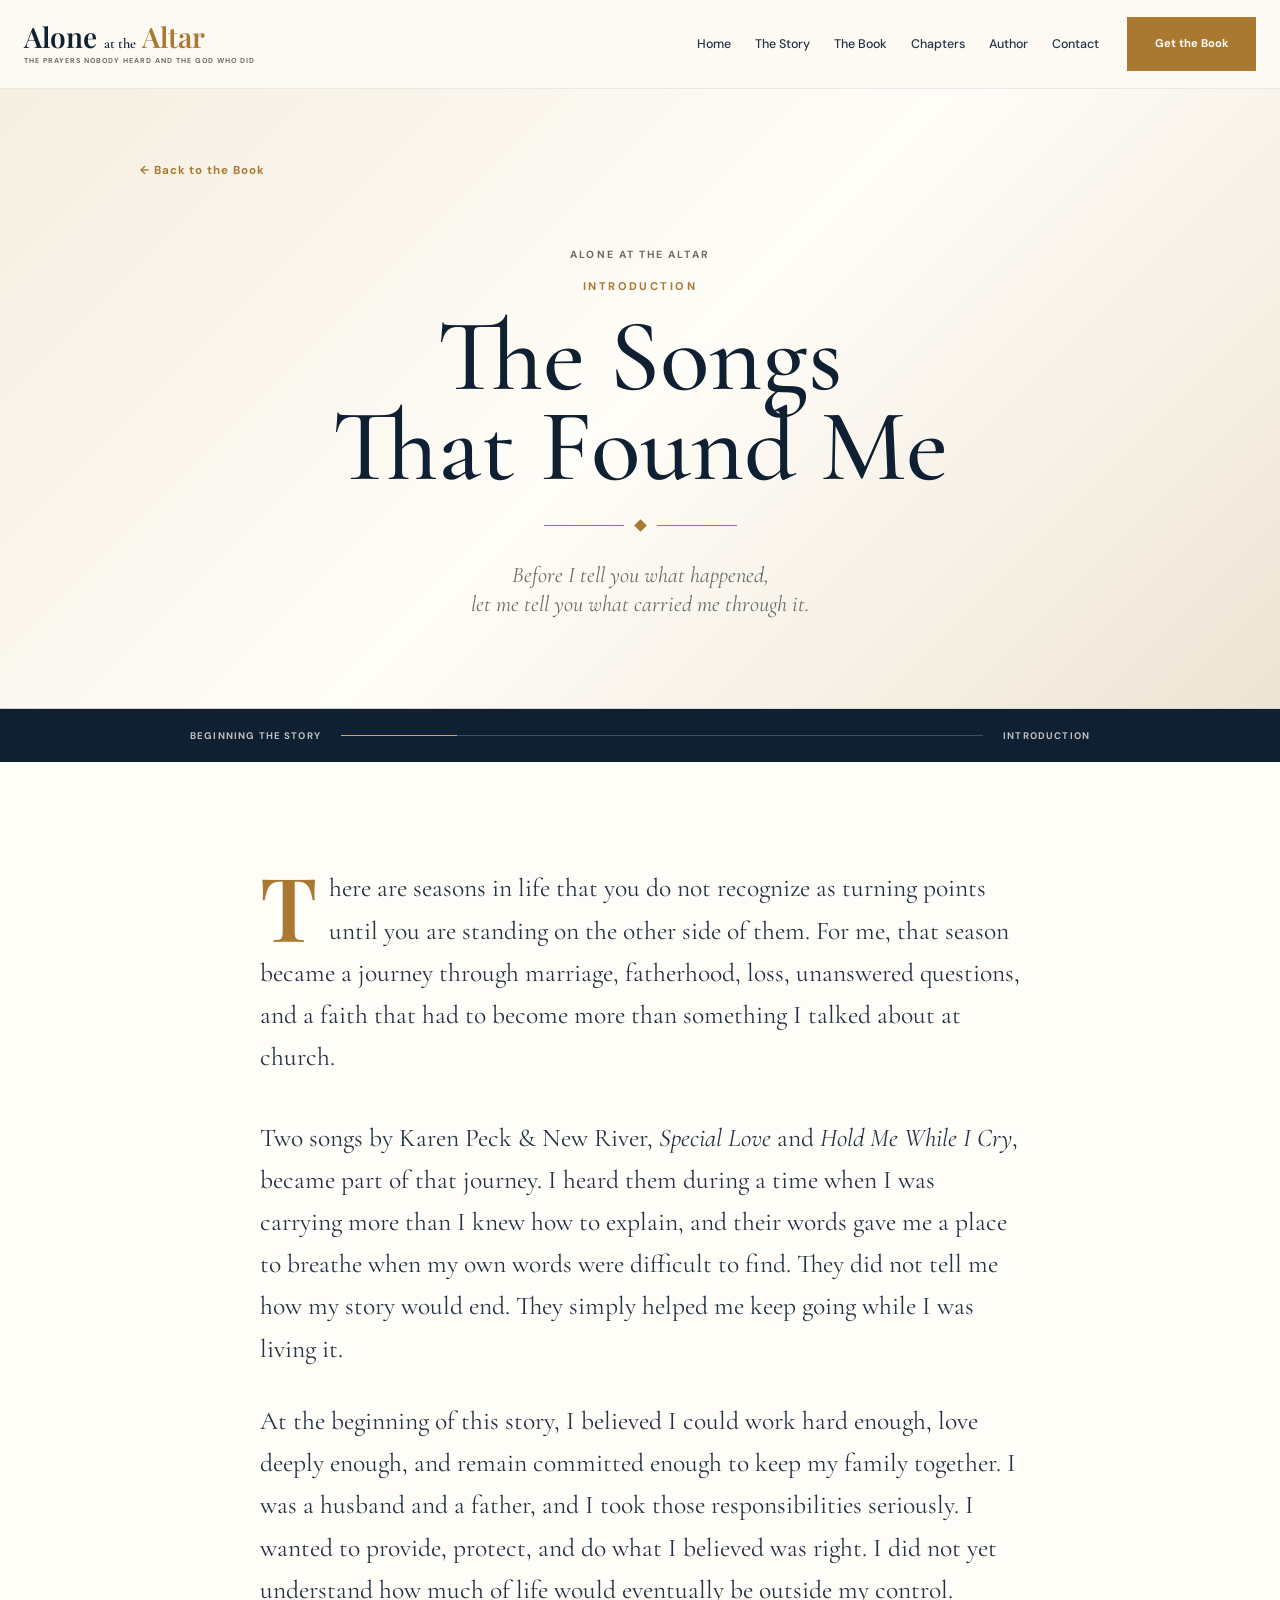
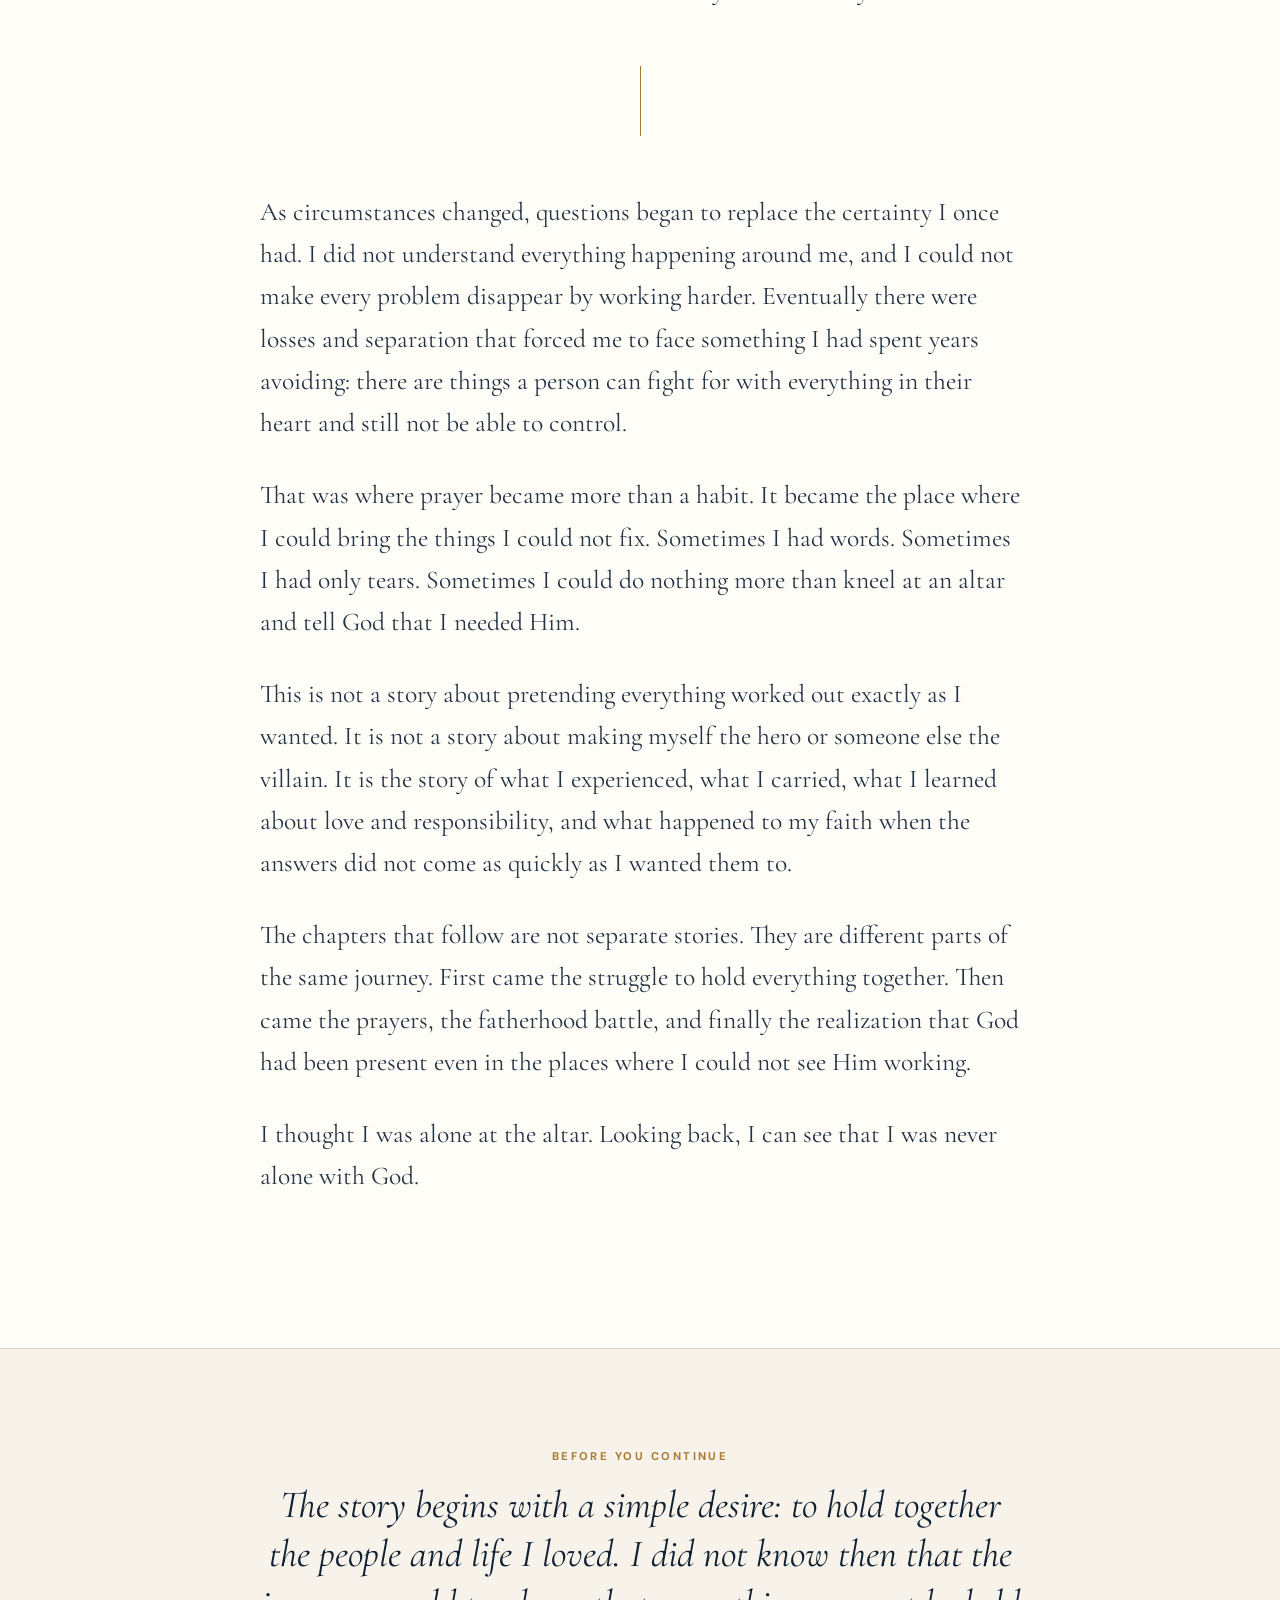
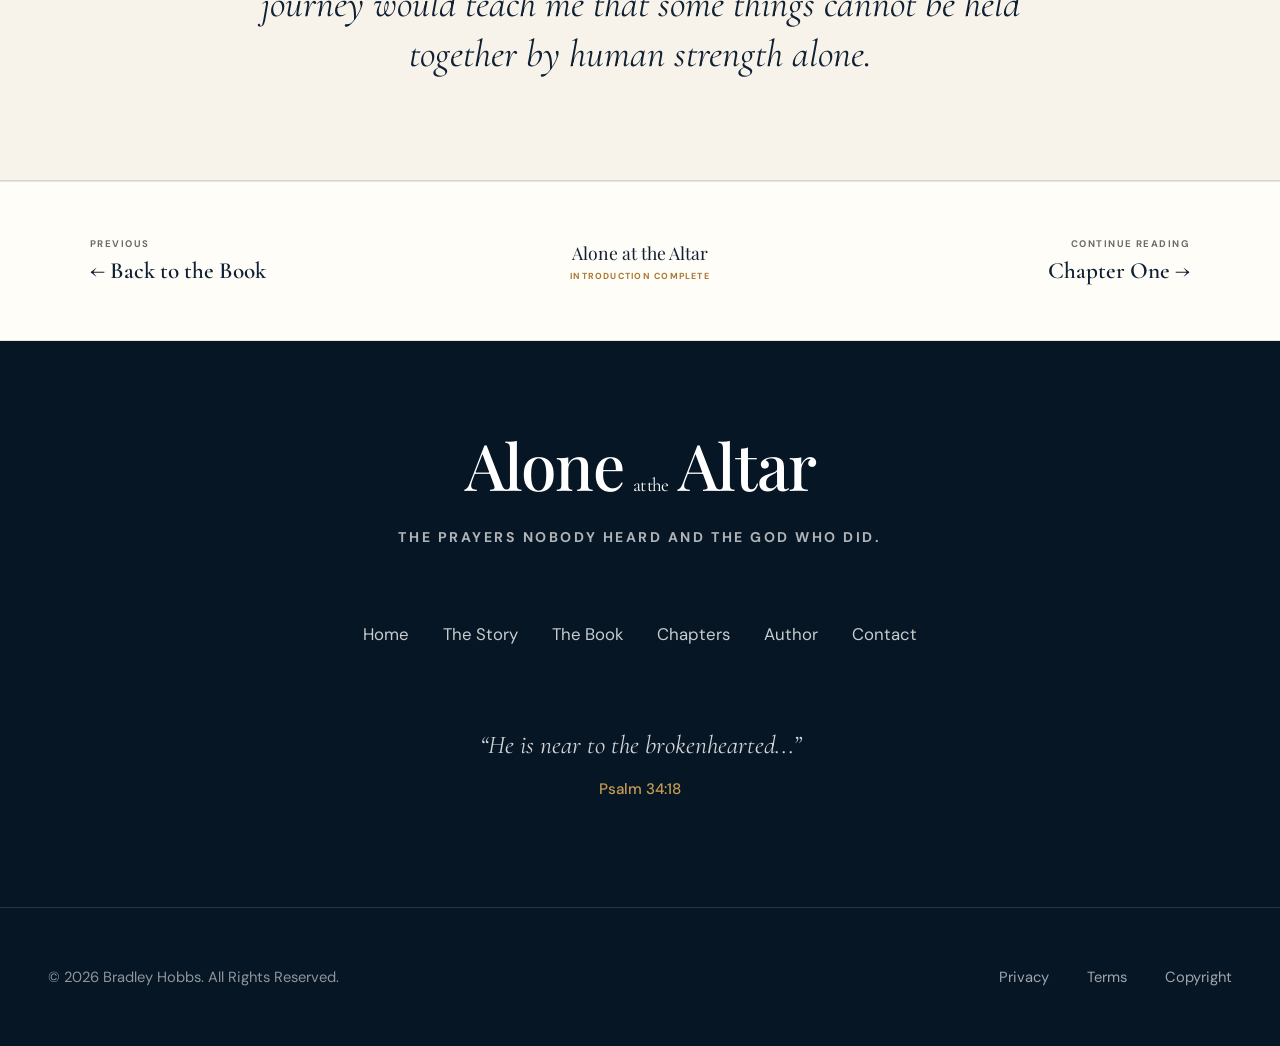
<file: introduction.html>
<!DOCTYPE html>

<html lang="en">

<head>

<meta charset="UTF-8">

<meta name="viewport" content="width=device-width, initial-scale=1.0">

<title>Introduction | Alone at the Altar</title>

<meta name="description" content="Read the introduction to Alone at the Altar: The Prayers Nobody Heard and the God Who Did by Bradley Hobbs.">

<meta name="author" content="Bradley Hobbs">

<link rel="stylesheet" href="introduction.css">
<link rel="preconnect" href="https://fonts.googleapis.com">

<link rel="preconnect" href="https://fonts.googleapis.com" crossorigin>

<link href="https://fonts.googleapis.com/css2?family=Cormorant+Garamond:ital,wght@0,400;0,500;0,600;0,700;1,400;1,500;1,600&family=DM+Sans:wght@400;500;600;700&family=Playfair+Display:wght@500;600;700&display=swap" rel="stylesheet">


<link rel="stylesheet" href="site.css?v=20261004-footer">

</head>

<body>

<header class="site-header">

<div class="header-inner">

<a href="index.html" class="site-brand" aria-label="Alone at the Altar Home">

<span class="brand-title">Alone <small>at the</small> <strong>Altar</strong></span>

<span class="brand-subtitle">The Prayers Nobody Heard and the God Who Did</span>

</a>

<button class="mobile-menu-button" aria-label="Open navigation" aria-expanded="false" aria-controls="site-navigation" type="button">

<span></span><span></span><span></span>

</button>

<nav id="site-navigation" class="site-navigation" aria-label="Main navigation">

<a href="index.html">Home</a>
<a href="story.html">The Story</a>
<a href="book.html">The Book</a>
<a href="chapters.html">Chapters</a>
<a href="author.html">Author</a>
<a href="contact.html">Contact</a>

</nav>

<a href="book.html" class="header-button">Get the Book</a>

</div>

</header>

<main>

<section class="reading-header">

<div class="reading-header-inner">

<a href="book.html" class="back-link">← Back to the Book</a>

<span class="reading-label">Alone at the Altar</span>

<div class="reading-header-title">

<span class="eyebrow">Introduction</span>

<h1>The Songs<br>That Found Me</h1>

<div class="ornament"><span></span></div>

<p>Before I tell you what happened,<br>let me tell you what carried me through it.</p>

</div>

</div>

</section>

<div class="reading-progress">

<div class="reading-progress-inner">

<span>Beginning the Story</span>

<div class="progress-line"><span></span></div>

<span>Introduction</span>

</div>

</div>


<section class="reading-section">

<article class="reading-content">

<p class="opening-paragraph">
There are seasons in life that you do not recognize as turning points until you are standing on the other side of them. For me, that season became a journey through marriage, fatherhood, loss, unanswered questions, and a faith that had to become more than something I talked about at church.
</p>

<p>
Two songs by Karen Peck &amp; New River, <em>Special Love</em> and <em>Hold Me While I Cry</em>, became part of that journey. I heard them during a time when I was carrying more than I knew how to explain, and their words gave me a place to breathe when my own words were difficult to find. They did not tell me how my story would end. They simply helped me keep going while I was living it.
</p>

<p>
At the beginning of this story, I believed I could work hard enough, love deeply enough, and remain committed enough to keep my family together. I was a husband and a father, and I took those responsibilities seriously. I wanted to provide, protect, and do what I believed was right. I did not yet understand how much of life would eventually be outside my control.
</p>

<div class="reflection-divider"><span></span></div>

<p>
As circumstances changed, questions began to replace the certainty I once had. I did not understand everything happening around me, and I could not make every problem disappear by working harder. Eventually there were losses and separation that forced me to face something I had spent years avoiding: there are things a person can fight for with everything in their heart and still not be able to control.
</p>

<p>
That was where prayer became more than a habit. It became the place where I could bring the things I could not fix. Sometimes I had words. Sometimes I had only tears. Sometimes I could do nothing more than kneel at an altar and tell God that I needed Him.
</p>

<p>
This is not a story about pretending everything worked out exactly as I wanted. It is not a story about making myself the hero or someone else the villain. It is the story of what I experienced, what I carried, what I learned about love and responsibility, and what happened to my faith when the answers did not come as quickly as I wanted them to.
</p>

<p>
The chapters that follow are not separate stories. They are different parts of the same journey. First came the struggle to hold everything together. Then came the prayers, the fatherhood battle, and finally the realization that God had been present even in the places where I could not see Him working.
</p>

<p>
I thought I was alone at the altar. Looking back, I can see that I was never alone with God.
</p>

</article>

</section>

<section class="reader-reflection">

<div class="reader-reflection-inner">

<span class="eyebrow">Before You Continue</span>

<p>
The story begins with a simple desire: to hold together the people and life I loved. I did not know then that the journey would teach me that some things cannot be held together by human strength alone.
</p>

</div>

</section>

<section class="reading-navigation">

<div class="reading-navigation-inner">

<a href="book.html" class="reading-navigation-back">

<span class="navigation-label">Previous</span>
<strong>← Back to the Book</strong>

</a>

<div class="reading-navigation-center">

<span>Alone at the Altar</span>
<small>Introduction Complete</small>

</div>

<a href="chapter-1.html" class="reading-navigation-next">

<span class="navigation-label">Continue Reading</span>
<strong>Chapter One →</strong>

</a>

</div>

</section>

</main>

<footer class="site-footer"><div class="footer-main"><div class="footer-brand"><span class="footer-title">Alone <small>at the</small> Altar</span><p>The Prayers Nobody Heard and the God Who Did.</p></div><nav class="footer-navigation" aria-label="Footer navigation"><a href="index.html">Home</a><a href="story.html">The Story</a><a href="book.html">The Book</a><a href="chapters.html">Chapters</a><a href="author.html">Author</a><a href="contact.html">Contact</a></nav><div class="footer-scripture"><p>“He is near to the brokenhearted...”</p><span>Psalm 34:18</span></div></div><div class="footer-bottom"><div class="footer-bottom-inner"><p>© 2026 Bradley Hobbs. All Rights Reserved.</p><div class="legal-links"><a href="privacy.html">Privacy</a><a href="terms.html">Terms</a><a href="copyright.html">Copyright</a></div></div></div></footer>

<script>

const menuButton = document.querySelector(".mobile-menu-button");
const navigation = document.querySelector(".site-navigation");

function closeNavigation() {

    if (!navigation || !menuButton) return;

    navigation.classList.remove("open");
    menuButton.setAttribute("aria-expanded", "false");

}

if (menuButton && navigation) {

    menuButton.addEventListener("click", function () {

        const isOpen = navigation.classList.toggle("open");

        menuButton.setAttribute("aria-expanded", String(isOpen));

    });

    navigation.querySelectorAll("a").forEach(function (link) {

        link.addEventListener("click", closeNavigation);

    });

    document.addEventListener("keydown", function (event) {

        if (event.key === "Escape") closeNavigation();

    });

    document.addEventListener("click", function (event) {

        if (
            window.innerWidth <= 800 &&
            navigation.classList.contains("open") &&
            !navigation.contains(event.target) &&
            !menuButton.contains(event.target)
        ) {

            closeNavigation();

        }

    });

}

</script>

</body>

</html>
</file>
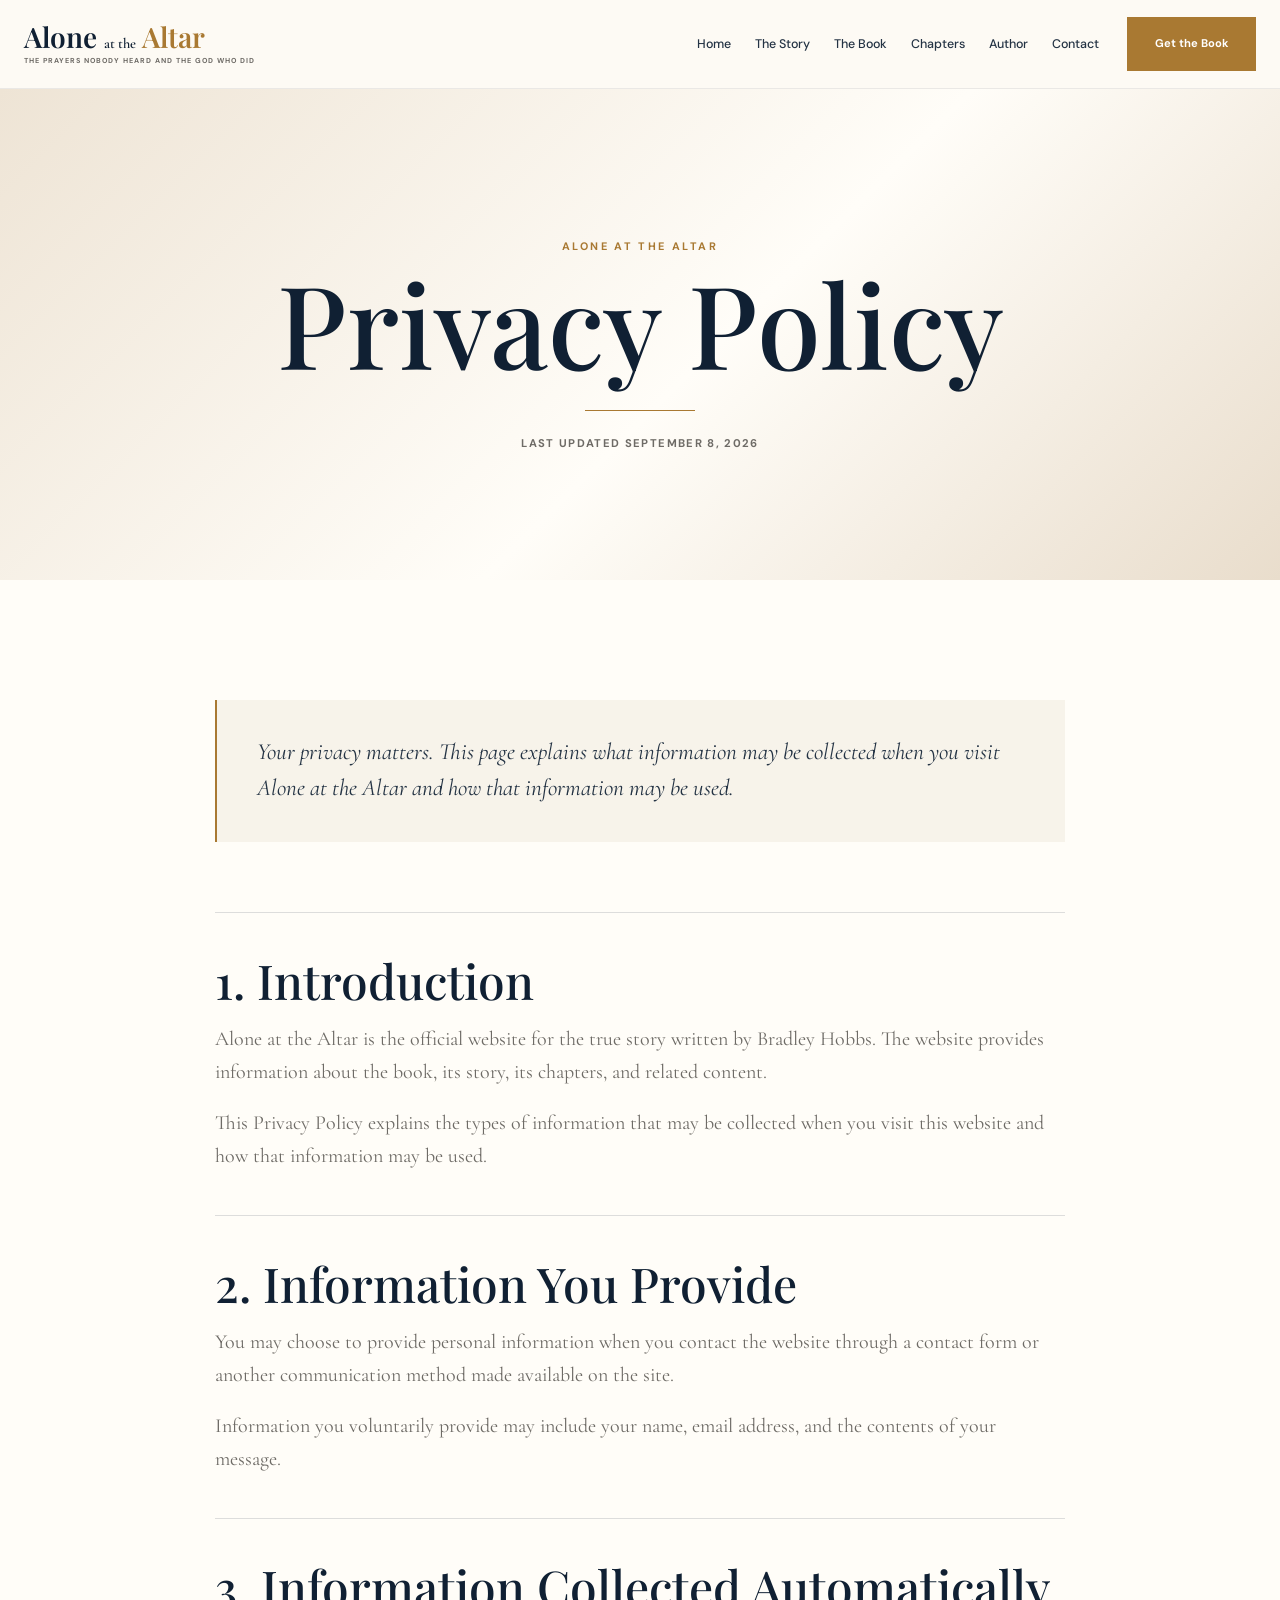
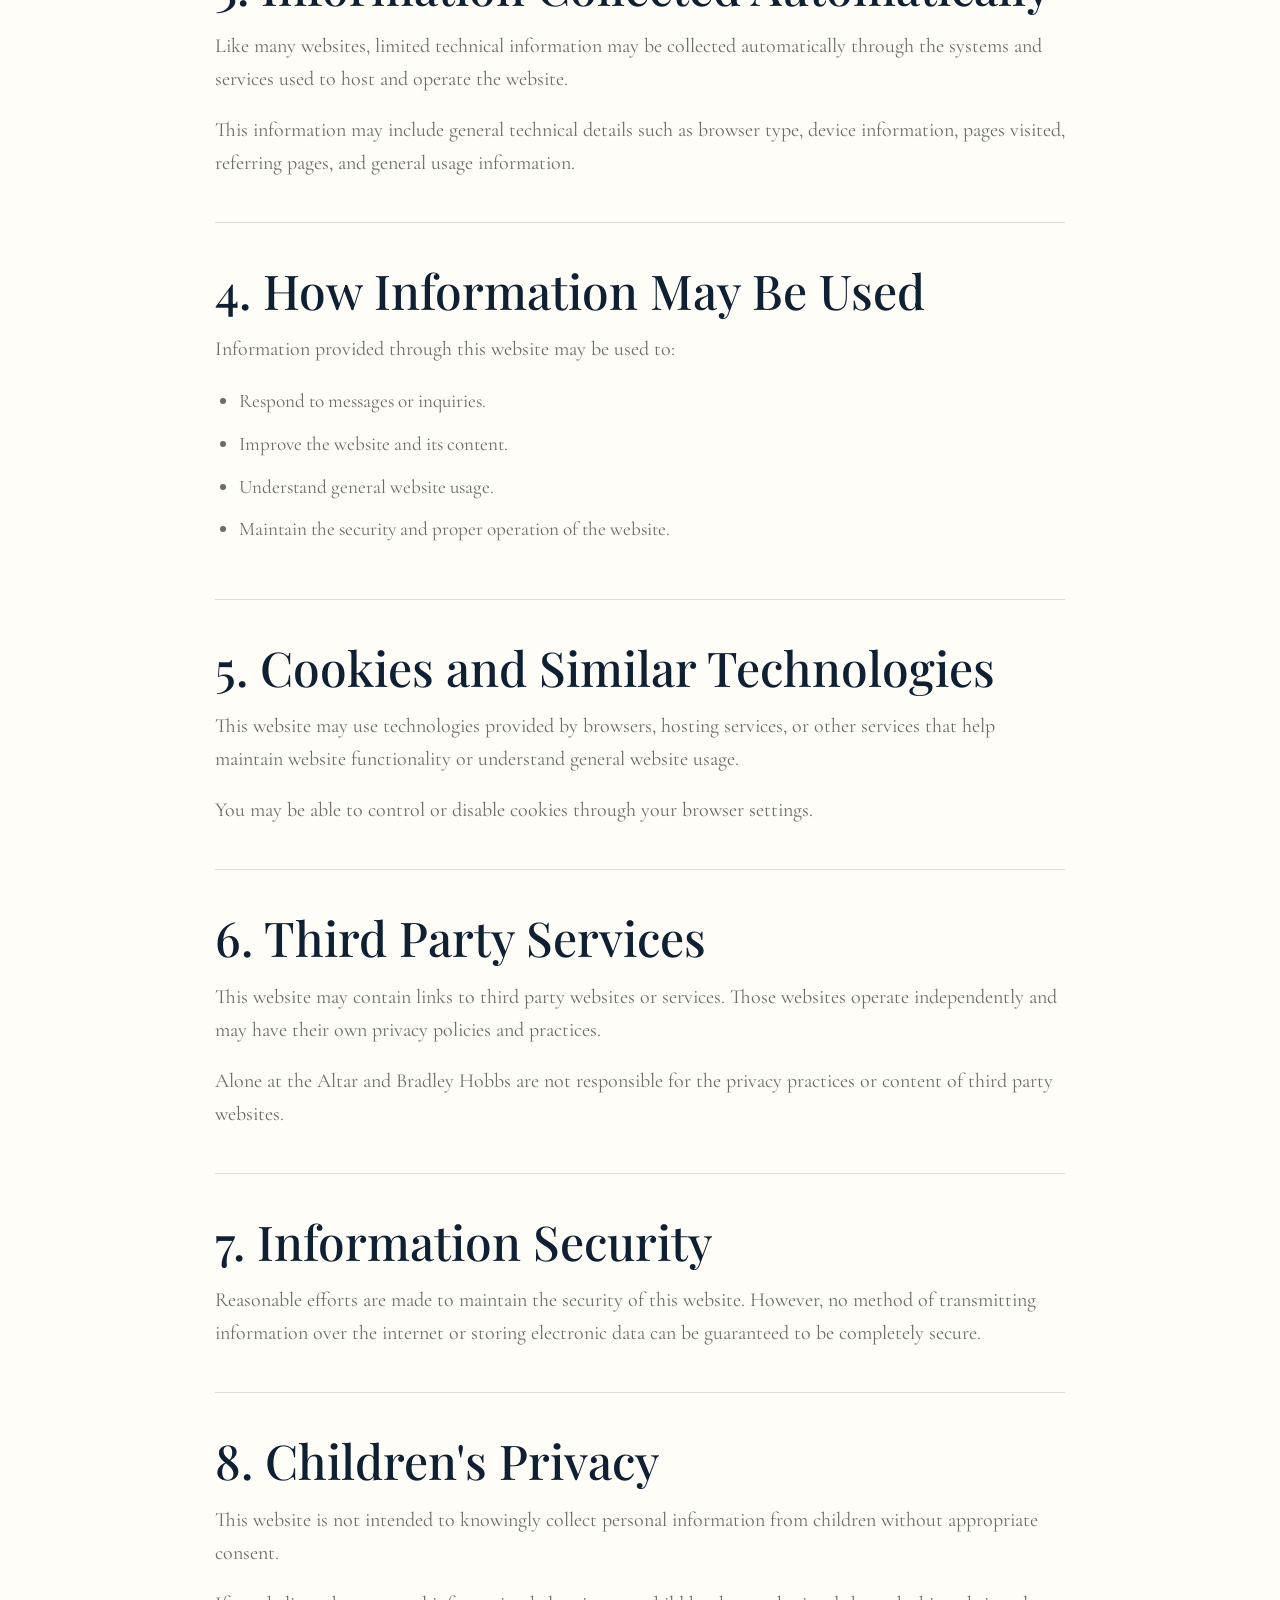
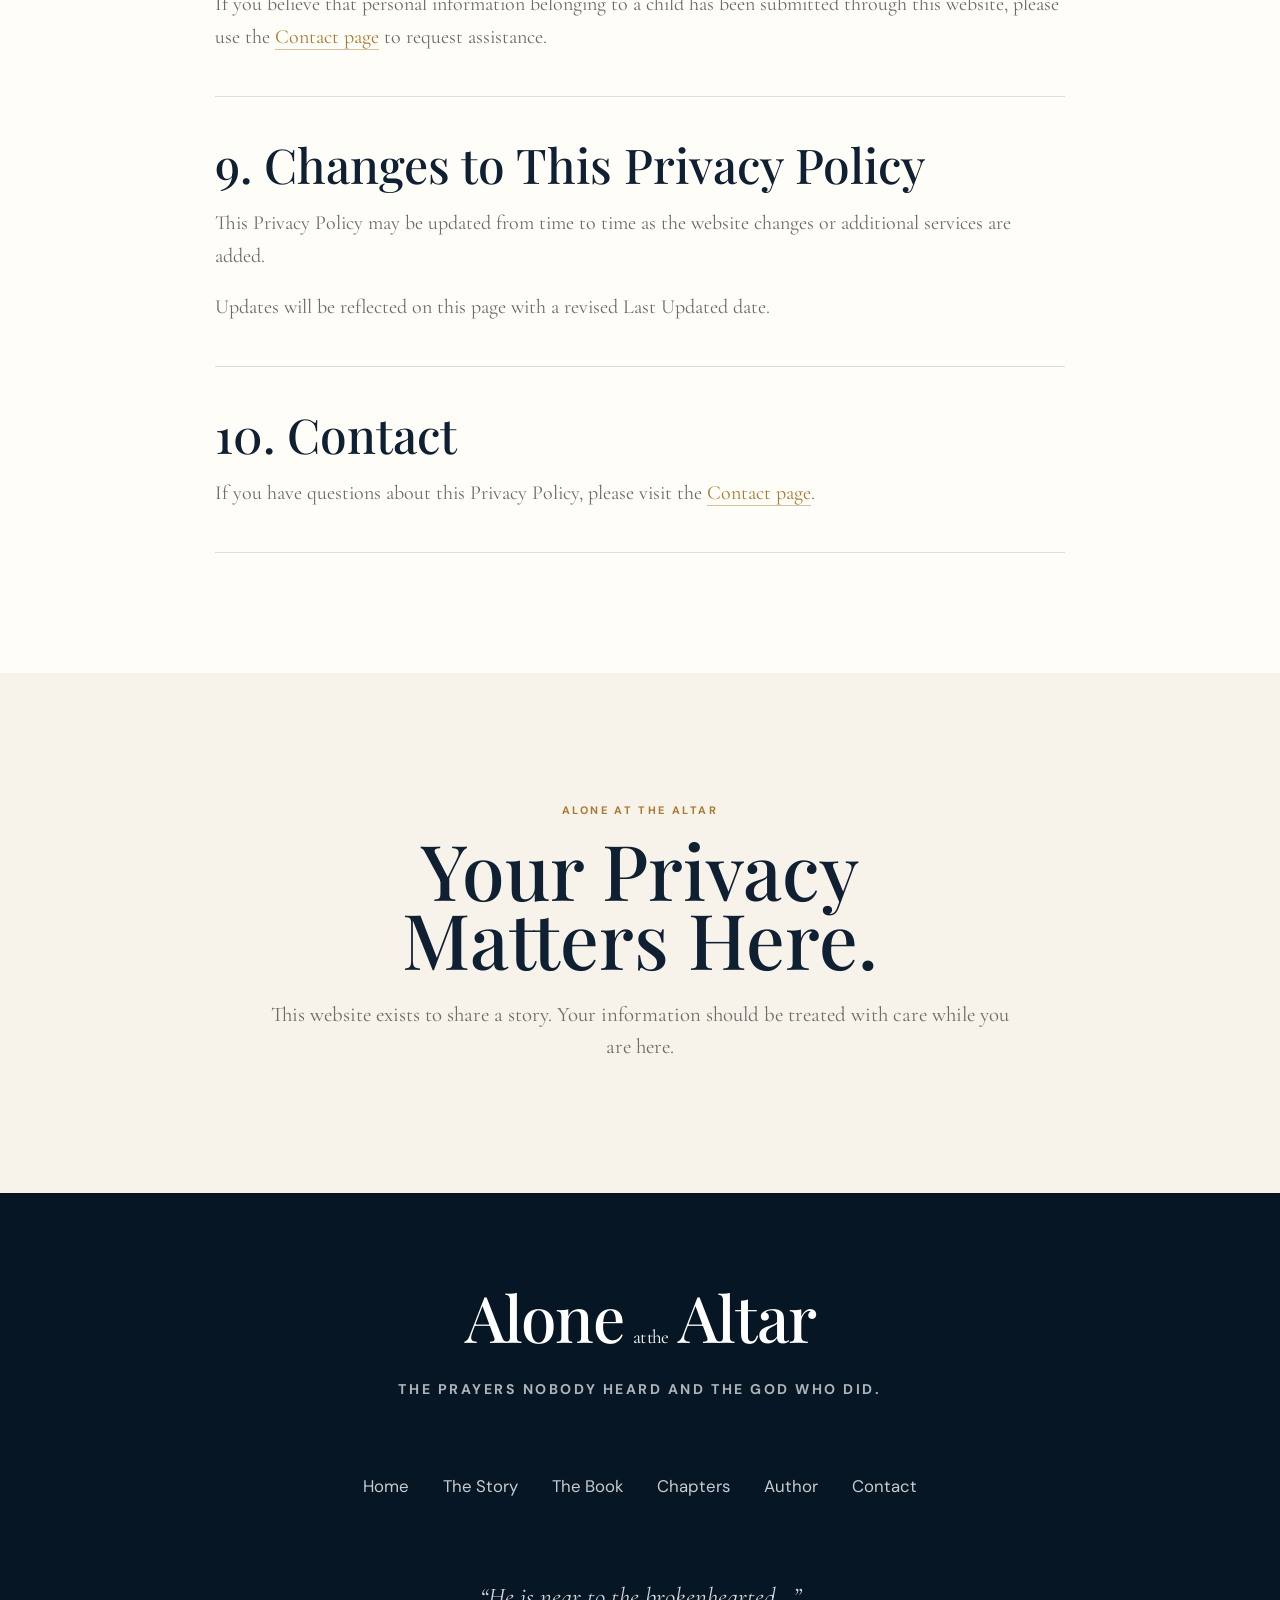
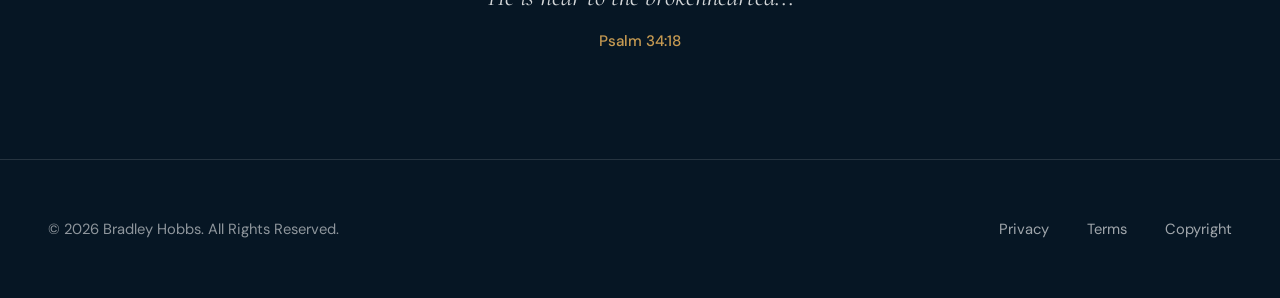
<file: privacy.html>
<!DOCTYPE html>
<html lang="en">
<head>
<meta charset="UTF-8">
<title>
    Privacy Policy | Alone at the Altar
</title>
<link
    rel="stylesheet"
    href="legal.css">

<link rel="stylesheet" href="site.css?v=20261004-footer">
<link
    rel="preconnect"
    href="https://fonts.googleapis.com">
<link
    rel="preconnect"
    href="https://fonts.gstatic.com"
    crossorigin>
<link
    href="https://fonts.googleapis.com/css2?family=Cormorant+Garamond:ital,wght@0,400;0,500;0,600;0,700;1,400;1,500;1,600&family=DM+Sans:wght@400;500;600;700&family=Playfair+Display:wght@500;600;700&display=swap"
    rel="stylesheet">
</head>
<body>
<!-- =====================================================
HEADER
===================================================== -->
<header class="site-header">
<div class="header-inner">
    <a
        href="index.html"
        class="site-brand"
        aria-label="Alone at the Altar Home">
        <span class="brand-title">
            Alone
            <small>at the</small>
            <strong>Altar</strong>
        </span>
        <span class="brand-subtitle">
            The Prayers Nobody Heard and the God Who Did
        </span>
    </a>
    <button
        class="mobile-menu-button"
        aria-label="Open navigation"
        aria-expanded="false"
        aria-controls="site-navigation">
        <span></span>
        <span></span>
        <span></span>
    </button>
    <nav id="site-navigation" class="site-navigation" aria-label="Main navigation">

<a href="index.html">Home</a>
<a href="story.html">The Story</a>
<a href="book.html">The Book</a>
<a href="chapters.html">Chapters</a>
<a href="author.html">Author</a>
<a href="contact.html">Contact</a>

</nav>
    <a href="book.html" class="header-button">Get the Book</a>
</div>
</header>
<main>
<!-- =====================================================
PRIVACY HERO
===================================================== -->
<section class="legal-hero">
<div class="legal-hero-inner">
    <span class="eyebrow">
        Alone at the Altar
    </span>
    <h1>
        Privacy Policy
    </h1>
    <div class="hero-divider">
        <span></span>
    </div>
    <p class="legal-updated">
        Last Updated September 8, 2026
    </p>
</div>
</section>
<!-- =====================================================
PRIVACY CONTENT
===================================================== -->
<section class="legal-content-section">
<div class="legal-content">
    <div class="legal-introduction">
        <p>
            Your privacy matters. This page explains what information
            may be collected when you visit Alone at the Altar and how
            that information may be used.
        </p>
    </div>
    <section class="legal-block">
        <h2>
            1. Introduction
        </h2>
        <p>
            Alone at the Altar is the official website for the true
            story written by Bradley Hobbs. The website provides
            information about the book, its story, its chapters, and
            related content.
        </p>
        <p>
            This Privacy Policy explains the types of information that
            may be collected when you visit this website and how that
            information may be used.
        </p>
    </section>
    <section class="legal-block">
        <h2>
            2. Information You Provide
        </h2>
        <p>
            You may choose to provide personal information when you
            contact the website through a contact form or another
            communication method made available on the site.
        </p>
        <p>
            Information you voluntarily provide may include your name,
            email address, and the contents of your message.
        </p>
    </section>
    <section class="legal-block">
        <h2>
            3. Information Collected Automatically
        </h2>
        <p>
            Like many websites, limited technical information may be
            collected automatically through the systems and services
            used to host and operate the website.
        </p>
        <p>
            This information may include general technical details such
            as browser type, device information, pages visited,
            referring pages, and general usage information.
        </p>
    </section>
    <section class="legal-block">
        <h2>
            4. How Information May Be Used
        </h2>
        <p>
            Information provided through this website may be used to:
        </p>
        <ul>
            <li>
                Respond to messages or inquiries.
            </li>
            <li>
                Improve the website and its content.
            </li>
            <li>
                Understand general website usage.
            </li>
            <li>
                Maintain the security and proper operation of the
                website.
            </li>
        </ul>
    </section>
    <section class="legal-block">
        <h2>
            5. Cookies and Similar Technologies
        </h2>
        <p>
            This website may use technologies provided by browsers,
            hosting services, or other services that help maintain
            website functionality or understand general website usage.
        </p>
        <p>
            You may be able to control or disable cookies through your
            browser settings.
        </p>
    </section>
    <section class="legal-block">
        <h2>
            6. Third Party Services
        </h2>
        <p>
            This website may contain links to third party websites or
            services. Those websites operate independently and may have
            their own privacy policies and practices.
        </p>
        <p>
            Alone at the Altar and Bradley Hobbs are not responsible
            for the privacy practices or content of third party
            websites.
        </p>
    </section>
    <section class="legal-block">
        <h2>
            7. Information Security
        </h2>
        <p>
            Reasonable efforts are made to maintain the security of
            this website. However, no method of transmitting
            information over the internet or storing electronic data
            can be guaranteed to be completely secure.
        </p>
    </section>
    <section class="legal-block">
        <h2>
            8. Children's Privacy
        </h2>
        <p>
            This website is not intended to knowingly collect personal
            information from children without appropriate consent.
        </p>
        <p>
            If you believe that personal information belonging to a
            child has been submitted through this website, please use
            the <a href="contact.html">Contact page</a> to request
            assistance.
        </p>
    </section>
    <section class="legal-block">
        <h2>
            9. Changes to This Privacy Policy
        </h2>
        <p>
            This Privacy Policy may be updated from time to time as the
            website changes or additional services are added.
        </p>
        <p>
            Updates will be reflected on this page with a revised Last
            Updated date.
        </p>
    </section>
    <section class="legal-block">
        <h2>
            10. Contact
        </h2>
        <p>
            If you have questions about this Privacy Policy, please
            visit the <a href="contact.html">Contact page</a>.
        </p>
    </section>
</div>
</section>
<!-- =====================================================
CLOSING
===================================================== -->
<section class="legal-closing">
<div class="legal-closing-inner">
    <span class="eyebrow">
        Alone at the Altar
    </span>
    <h2>
        Your Privacy
        <br>
        Matters Here.
    </h2>
    <p>
        This website exists to share a story. Your information should
        be treated with care while you are here.
    </p>
</div>
</section>
</main>
<!-- =====================================================
FOOTER
===================================================== -->
<footer class="site-footer">

    <div class="footer-main">

        <div class="footer-brand">

            <span class="footer-title">
                Alone
                <small>at the</small>
                Altar
            </span>

            <p>
                The Prayers Nobody Heard and the God Who Did.
            </p>

        </div>

        <nav class="footer-navigation" aria-label="Footer navigation">

            <a href="index.html">Home</a>
            <a href="story.html">The Story</a>
            <a href="book.html">The Book</a>
            <a href="chapters.html">Chapters</a>
            <a href="author.html">Author</a>
            <a href="contact.html">Contact</a>

        </nav>

        <div class="footer-scripture">

            <p>“He is near to the brokenhearted...”</p>
            <span>Psalm 34:18</span>

        </div>

    </div>

    <div class="footer-bottom">

        <div class="footer-bottom-inner">

            <p>© 2026 Bradley Hobbs. All Rights Reserved.</p>

            <div class="legal-links">
                <a href="privacy.html">Privacy</a>
                <a href="terms.html">Terms</a>
                <a href="copyright.html">Copyright</a>
            </div>

        </div>

    </div>

</footer>
<!-- =====================================================
MOBILE NAVIGATION
===================================================== -->
<script>
const menuButton =
    document.querySelector(".mobile-menu-button");
const navigation =
    document.querySelector(".site-navigation");
menuButton.addEventListener(
    "click",
    function () {
        navigation.classList.toggle("open");
        const expanded =
            menuButton.getAttribute("aria-expanded") === "true";
        menuButton.setAttribute(
            "aria-expanded",
            !expanded
        );
    }
);
</script>
</body>
</html>
</file>
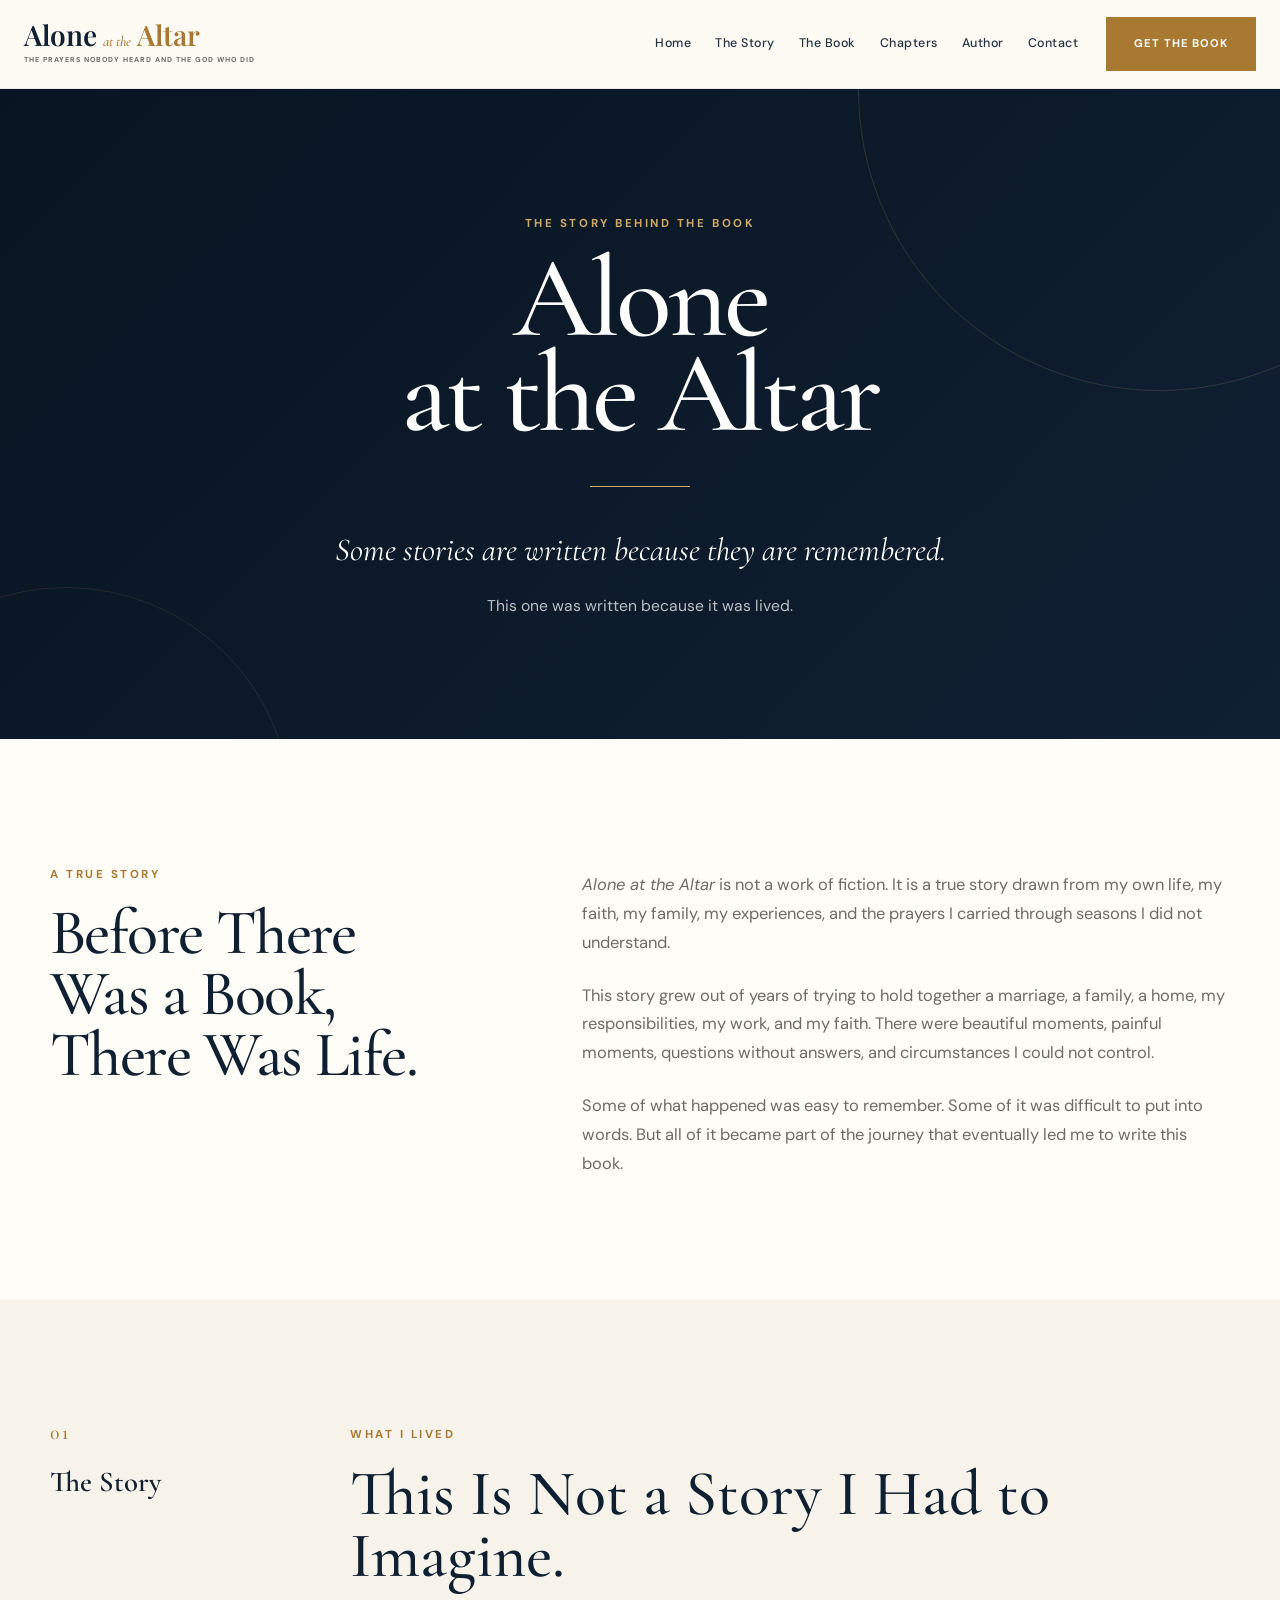
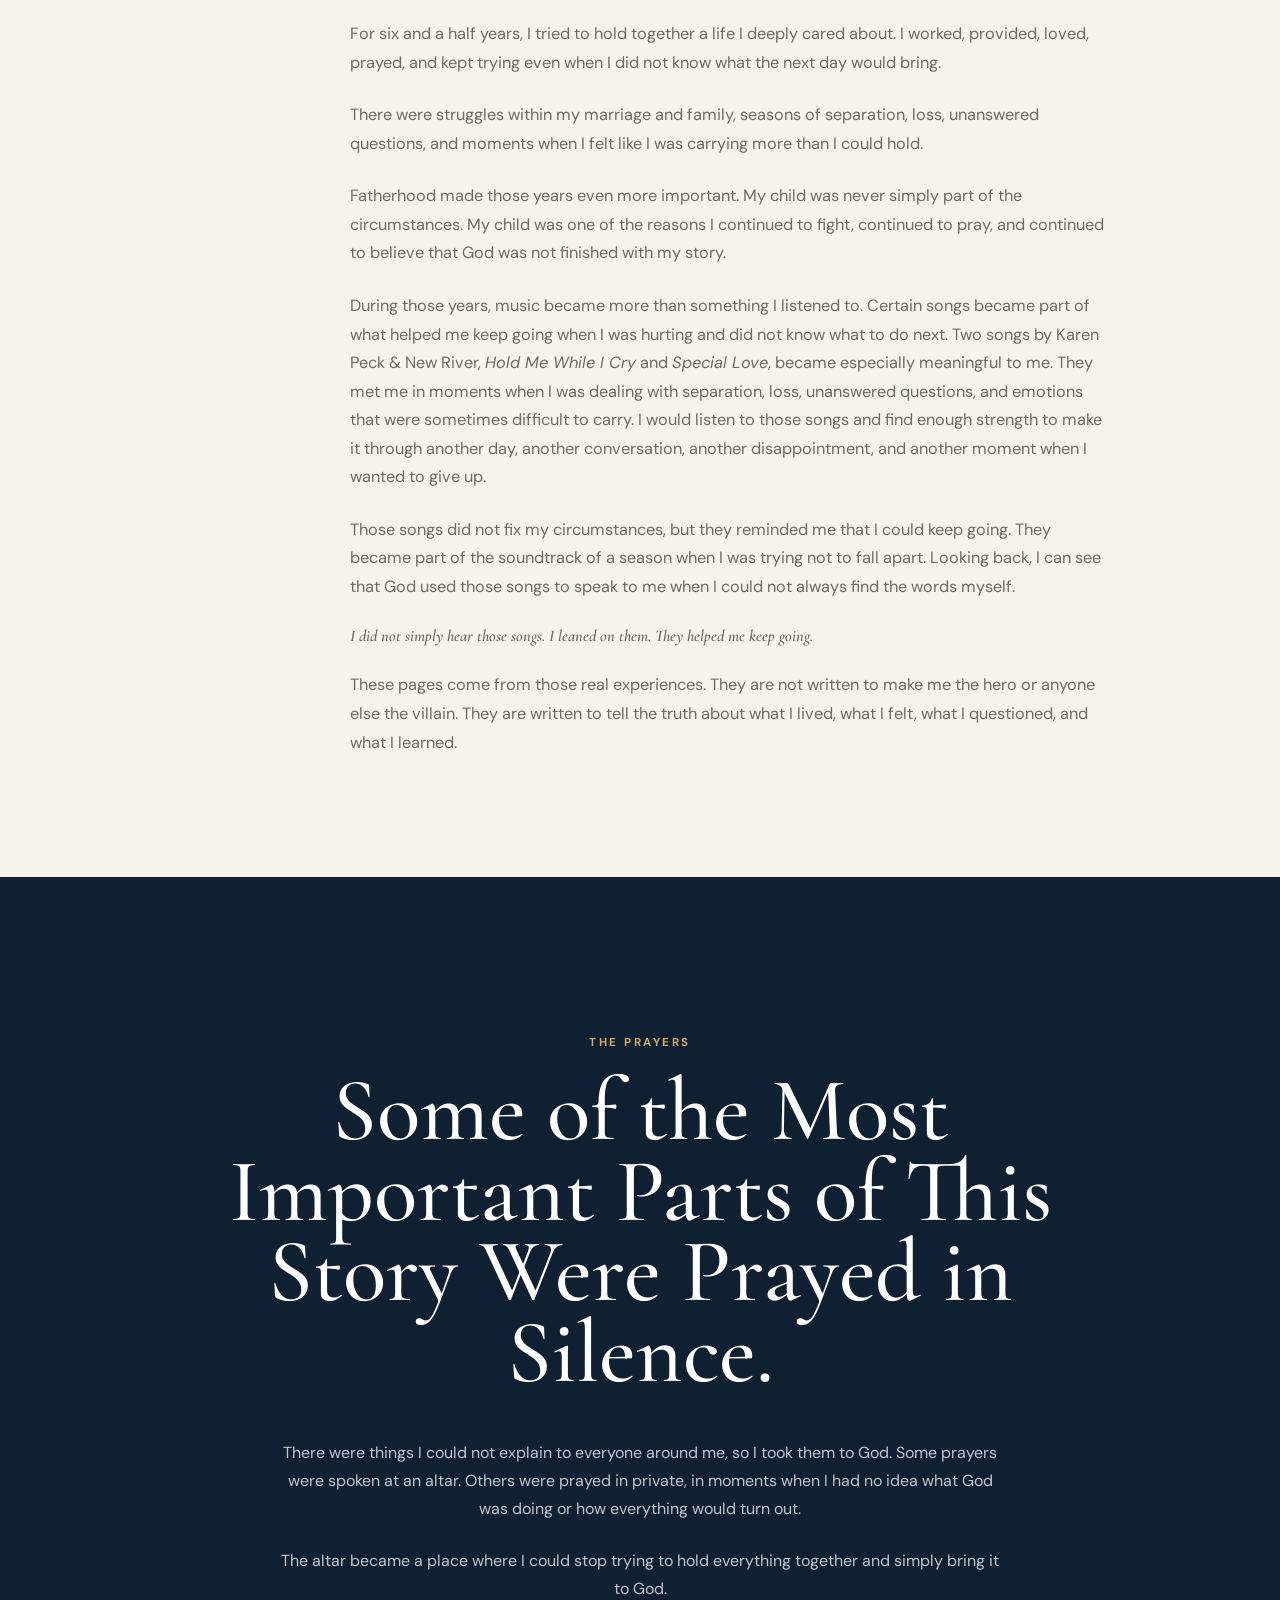
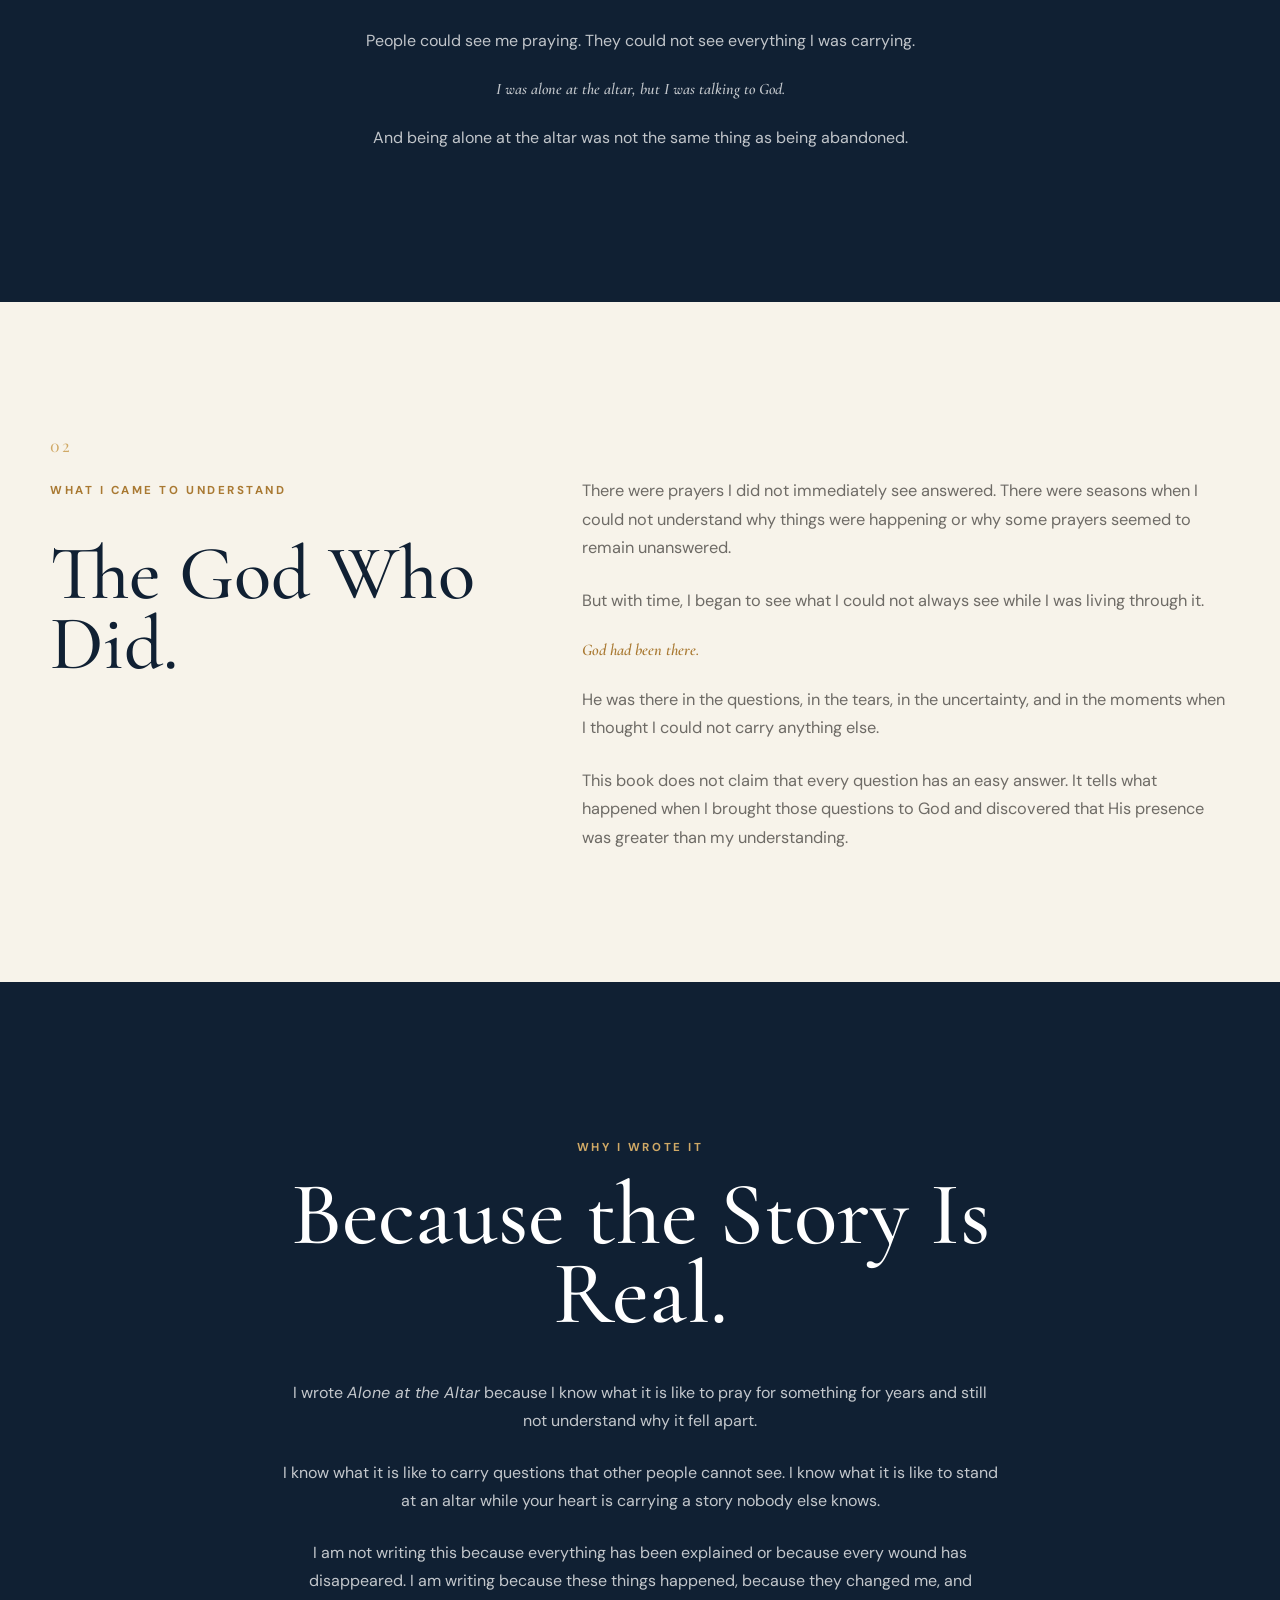
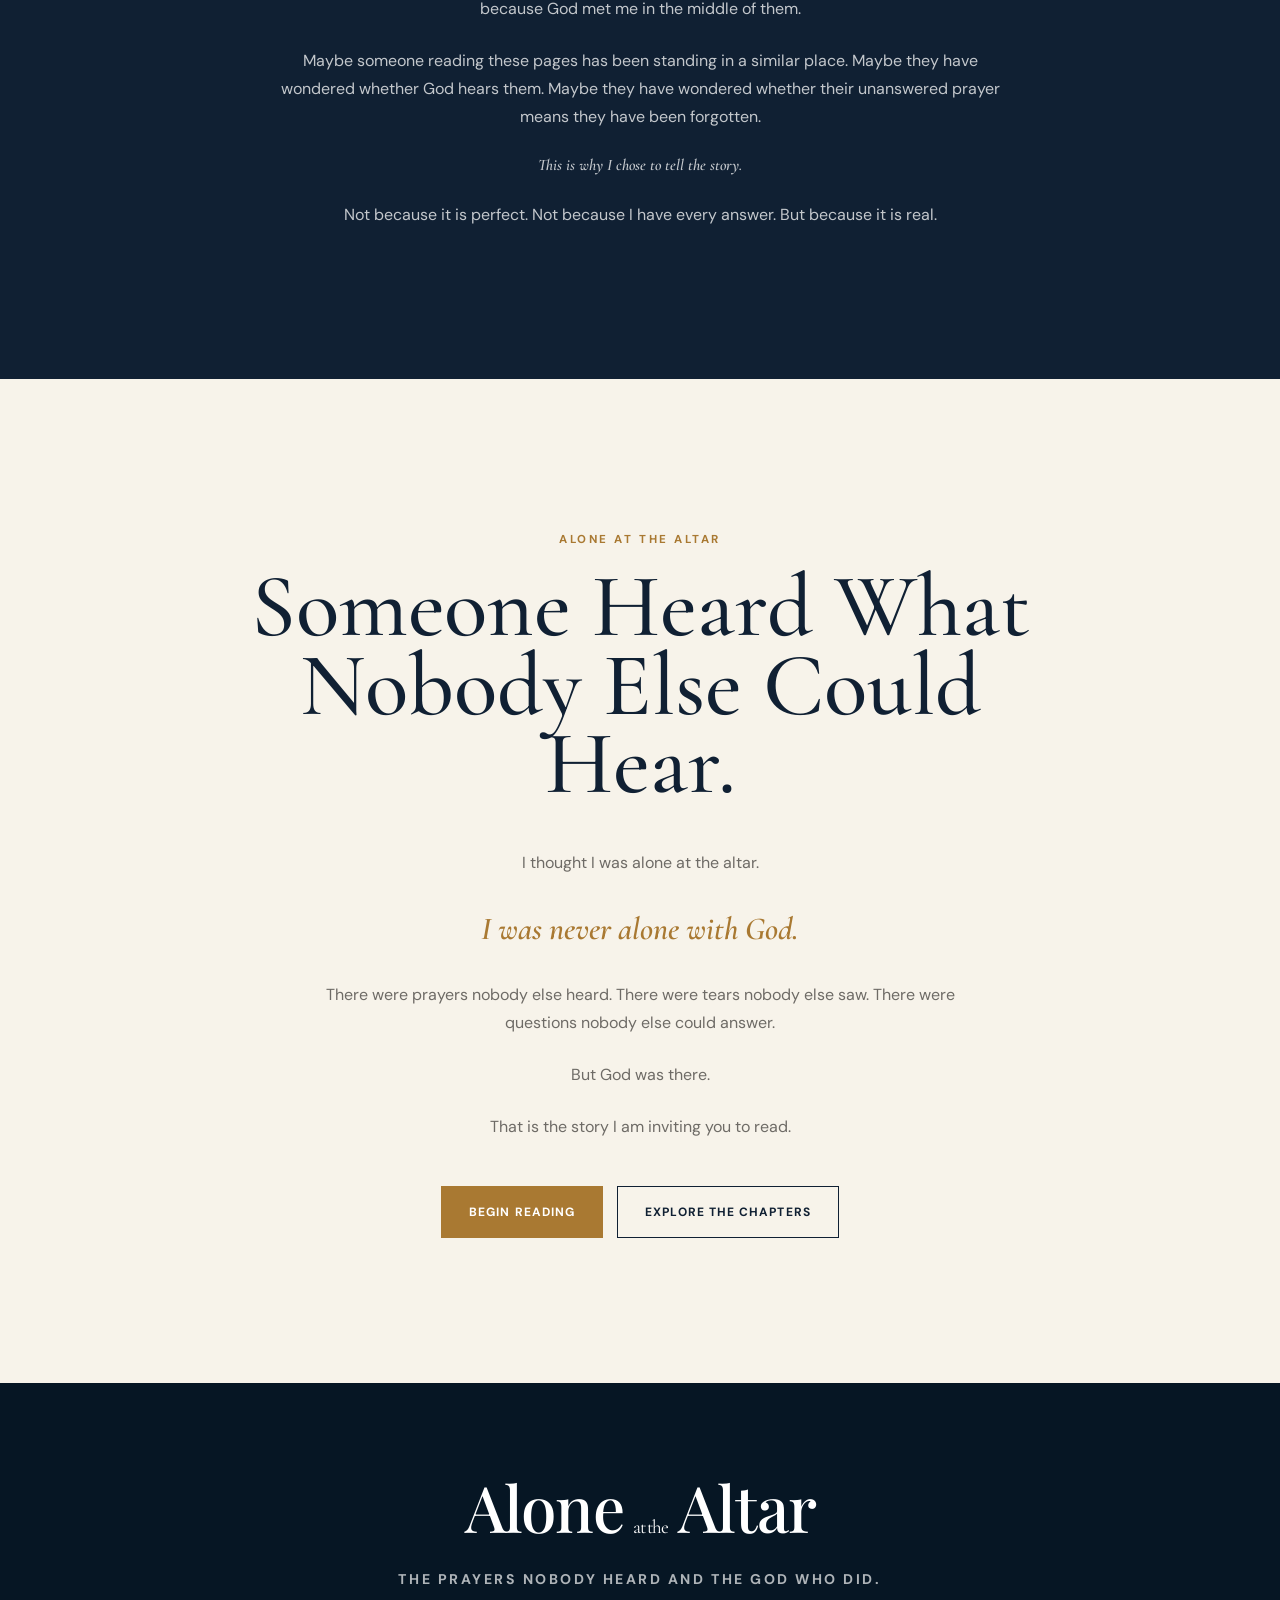
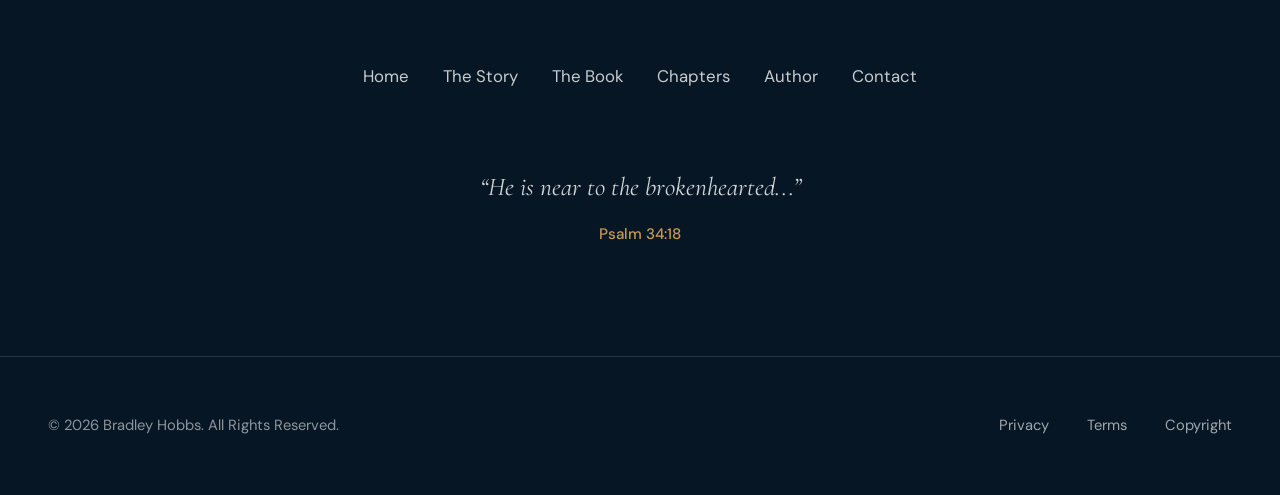
<file: story.html>
<!DOCTYPE html>
<html lang="en">
<head>
<meta charset="UTF-8">

<meta name="viewport" content="width=device-width, initial-scale=1.0">

<meta name="description" content="The story behind Alone at the Altar by Bradley Hobbs. The Prayers Nobody Heard and the God Who Did.">

<meta name="author" content="Bradley Hobbs">

<title>The Story | Alone at the Altar</title>

<link rel="stylesheet" href="story.css">

<link rel="stylesheet" href="site.css?v=20261004-footer">

<link rel="preconnect" href="https://fonts.googleapis.com">

<link rel="preconnect" href="https://fonts.gstatic.com" crossorigin>

<link href="https://fonts.googleapis.com/css2?family=Cormorant+Garamond:ital,wght@0,400;0,500;0,600;0,700;1,400;1,500;1,600&family=DM+Sans:wght@400;500;600;700&family=Playfair+Display:wght@500;600;700&display=swap" rel="stylesheet">
</head>

<body>

<header class="site-header">

<div class="header-inner">

<a href="index.html" class="site-brand" aria-label="Alone at the Altar Home">

<span class="brand-title">
Alone
<small>at the</small>
<strong>Altar</strong>
</span>

<span class="brand-subtitle">
The Prayers Nobody Heard and the God Who Did
</span>

</a>

<button
class="mobile-menu-button"
type="button"
aria-label="Open navigation"
aria-expanded="false"
aria-controls="site-navigation">

<span></span>
<span></span>
<span></span>

</button>

<nav id="site-navigation" class="site-navigation" aria-label="Main navigation">

<a href="index.html">Home</a>
<a href="story.html">The Story</a>
<a href="book.html">The Book</a>
<a href="chapters.html">Chapters</a>
<a href="author.html">Author</a>
<a href="contact.html">Contact</a>

</nav>

<a href="book.html" class="header-button">Get the Book</a>

</div>

</header>


<main>

<section class="story-hero">
<div class="story-hero-inner">
<span class="eyebrow">The Story Behind the Book</span>
<h1>Alone<br>at the Altar</h1>
<div class="hero-divider"><span></span></div>
<p class="hero-subtitle">Some stories are written because they are remembered.</p>
<p class="hero-description">This one was written because it was lived.</p>
</div>
</section>

<section class="story-beginning">
<div class="section-shell story-beginning-grid">
<div class="story-beginning-title">
<span class="eyebrow">A True Story</span>
<h2>Before There<br>Was a Book,<br>There Was Life.</h2>
</div>
<div class="story-beginning-content">
<p><em>Alone at the Altar</em> is not a work of fiction. It is a true story drawn from my own life, my faith, my family, my experiences, and the prayers I carried through seasons I did not understand.</p>
<p>This story grew out of years of trying to hold together a marriage, a family, a home, my responsibilities, my work, and my faith. There were beautiful moments, painful moments, questions without answers, and circumstances I could not control.</p>
<p>Some of what happened was easy to remember. Some of it was difficult to put into words. But all of it became part of the journey that eventually led me to write this book.</p>
</div>
</div>
</section>

<section class="story-years">
<div class="section-shell story-years-grid">
<div class="story-years-number">
<span>01</span>
<strong>The Story</strong>
</div>
<div class="story-years-content">
<span class="eyebrow">What I Lived</span>
<h2>This Is Not a Story I Had to Imagine.</h2>
<p>For six and a half years, I tried to hold together a life I deeply cared about. I worked, provided, loved, prayed, and kept trying even when I did not know what the next day would bring.</p>
<p>There were struggles within my marriage and family, seasons of separation, loss, unanswered questions, and moments when I felt like I was carrying more than I could hold.</p>
<p>Fatherhood made those years even more important. My child was never simply part of the circumstances. My child was one of the reasons I continued to fight, continued to pray, and continued to believe that God was not finished with my story.</p>
<p>During those years, music became more than something I listened to. Certain songs became part of what helped me keep going when I was hurting and did not know what to do next. Two songs by Karen Peck &amp; New River, <em>Hold Me While I Cry</em> and <em>Special Love</em>, became especially meaningful to me. They met me in moments when I was dealing with separation, loss, unanswered questions, and emotions that were sometimes difficult to carry. I would listen to those songs and find enough strength to make it through another day, another conversation, another disappointment, and another moment when I wanted to give up.</p>
<p>Those songs did not fix my circumstances, but they reminded me that I could keep going. They became part of the soundtrack of a season when I was trying not to fall apart. Looking back, I can see that God used those songs to speak to me when I could not always find the words myself.</p>
<p class="story-emphasis">I did not simply hear those songs. I leaned on them. They helped me keep going.</p>
<p>These pages come from those real experiences. They are not written to make me the hero or anyone else the villain. They are written to tell the truth about what I lived, what I felt, what I questioned, and what I learned.</p>
</div>
</div>
</section>

<section class="story-prayers">
<div class="story-prayers-inner">
<span class="eyebrow">The Prayers</span>
<h2>Some of the Most Important Parts of This Story Were Prayed in Silence.</h2>
<p>There were things I could not explain to everyone around me, so I took them to God. Some prayers were spoken at an altar. Others were prayed in private, in moments when I had no idea what God was doing or how everything would turn out.</p>
<p>The altar became a place where I could stop trying to hold everything together and simply bring it to God.</p>
<p>People could see me praying. They could not see everything I was carrying.</p>
<p class="story-emphasis">I was alone at the altar, but I was talking to God.</p>
<p>And being alone at the altar was not the same thing as being abandoned.</p>
</div>
</section>

<section class="story-god">
<div class="section-shell story-god-grid">
<div class="story-god-title">
<span class="story-section-number">02</span>
<span class="eyebrow">What I Came to Understand</span>
<h2>The God Who Did.</h2>
</div>
<div class="story-god-content">
<p>There were prayers I did not immediately see answered. There were seasons when I could not understand why things were happening or why some prayers seemed to remain unanswered.</p>
<p>But with time, I began to see what I could not always see while I was living through it.</p>
<p class="story-emphasis">God had been there.</p>
<p>He was there in the questions, in the tears, in the uncertainty, and in the moments when I thought I could not carry anything else.</p>
<p>This book does not claim that every question has an easy answer. It tells what happened when I brought those questions to God and discovered that His presence was greater than my understanding.</p>
</div>
</div>
</section>

<section class="story-continuing">
<div class="story-continuing-inner">
<span class="eyebrow">Why I Wrote It</span>
<h2>Because the Story Is Real.</h2>
<p>I wrote <em>Alone at the Altar</em> because I know what it is like to pray for something for years and still not understand why it fell apart.</p>
<p>I know what it is like to carry questions that other people cannot see. I know what it is like to stand at an altar while your heart is carrying a story nobody else knows.</p>
<p>I am not writing this because everything has been explained or because every wound has disappeared. I am writing because these things happened, because they changed me, and because God met me in the middle of them.</p>
<p>Maybe someone reading these pages has been standing in a similar place. Maybe they have wondered whether God hears them. Maybe they have wondered whether their unanswered prayer means they have been forgotten.</p>
<p class="story-emphasis">This is why I chose to tell the story.</p>
<p>Not because it is perfect. Not because I have every answer. But because it is real.</p>
</div>
</section>

<section class="story-closing">
<div class="story-closing-inner">
<span class="eyebrow">Alone at the Altar</span>
<h2>Someone Heard What<br>Nobody Else Could Hear.</h2>
<p>I thought I was alone at the altar.</p>
<p class="story-closing-emphasis">I was never alone with God.</p>
<p>There were prayers nobody else heard. There were tears nobody else saw. There were questions nobody else could answer.</p>
<p>But God was there.</p>
<p>That is the story I am inviting you to read.</p>
<div class="story-closing-actions">
<a href="introduction.html" class="button button-gold">Begin Reading</a>
<a href="chapters.html" class="button button-outline">Explore the Chapters</a>
</div>
</div>
</section>

</main>


<!-- FOOTER -->

<footer class="site-footer">

    <div class="footer-main">

        <div class="footer-brand">

            <span class="footer-title">
                Alone
                <small>at the</small>
                Altar
            </span>

            <p>
                The Prayers Nobody Heard and the God Who Did.
            </p>

        </div>

        <nav class="footer-navigation" aria-label="Footer navigation">

            <a href="index.html">Home</a>
            <a href="story.html">The Story</a>
            <a href="book.html">The Book</a>
            <a href="chapters.html">Chapters</a>
            <a href="author.html">Author</a>
            <a href="contact.html">Contact</a>

        </nav>

        <div class="footer-scripture">

            <p>“He is near to the brokenhearted...”</p>
            <span>Psalm 34:18</span>

        </div>

    </div>

    <div class="footer-bottom">

        <div class="footer-bottom-inner">

            <p>© 2026 Bradley Hobbs. All Rights Reserved.</p>

            <div class="legal-links">
                <a href="privacy.html">Privacy</a>
                <a href="terms.html">Terms</a>
                <a href="copyright.html">Copyright</a>
            </div>

        </div>

    </div>

</footer>


<script>

const menuButton =
document.querySelector(".mobile-menu-button");

const navigation =
document.querySelector(".site-navigation");


function closeMenu() {

navigation.classList.remove("open");

menuButton.setAttribute(
"aria-expanded",
"false"
);

menuButton.setAttribute(
"aria-label",
"Open navigation"
);

}


menuButton.addEventListener("click", function () {

const isOpen =
navigation.classList.toggle("open");

menuButton.setAttribute(
"aria-expanded",
String(isOpen)
);

menuButton.setAttribute(
"aria-label",
isOpen
? "Close navigation"
: "Open navigation"
);

});


navigation.querySelectorAll("a").forEach(function (link) {

link.addEventListener("click", closeMenu);

});


document.addEventListener("keydown", function (event) {

if (event.key === "Escape") {

closeMenu();

}

});


document.addEventListener("click", function (event) {

if (
!navigation.contains(event.target) &&
!menuButton.contains(event.target)
) {

closeMenu();

}

});

</script>

</body>
</html>
</file>
<file: author.css>
:root{--navy:#102033;--navy-deep:#081421;--gold:#a97932;--gold-light:#d0a966;--cream:#f7f3ea;--ivory:#fffdf8;--ink:#243344;--muted:#6e6b66;--line:rgba(16,32,51,.14);--shadow:0 18px 45px rgba(16,32,51,.12)}
*{box-sizing:border-box}
html{scroll-behavior:smooth}
body{margin:0;background:var(--ivory);color:var(--ink);font-family:"Cormorant Garamond",Georgia,serif}
a{color:inherit;text-decoration:none}img{display:block;max-width:100%}
.section-shell{width:min(1180px,calc(100% - 48px));margin:0 auto}
.eyebrow{display:block;margin-bottom:14px;color:var(--gold);font-family:"DM Sans",sans-serif;font-size:.68rem;font-weight:700;letter-spacing:.22em;text-transform:uppercase}
.site-header{position:sticky;top:0;z-index:1000;background:rgba(255,253,248,.97);border-bottom:1px solid rgba(16,32,51,.08);backdrop-filter:blur(12px)}
.header-inner{width:min(1500px,calc(100% - 48px));min-height:88px;margin:auto;display:flex;align-items:center;gap:28px}
.site-brand{display:flex;flex-direction:column;flex-shrink:0}.brand-title{color:var(--navy);font-family:"Playfair Display",serif;font-size:1.7rem;font-weight:600;line-height:1}.brand-title small{font-family:"Cormorant Garamond",serif;font-size:.9rem}.brand-title strong{color:var(--gold)}.brand-subtitle{margin-top:5px;color:var(--muted);font-family:"DM Sans",sans-serif;font-size:.44rem;font-weight:700;letter-spacing:.13em;text-transform:uppercase}
.site-navigation{display:flex;gap:24px;margin-left:auto}.site-navigation a{position:relative;padding:8px 0;font-family:"DM Sans",sans-serif;font-size:.78rem}.site-navigation a:after{position:absolute;right:0;bottom:0;left:0;height:1px;background:var(--gold);content:"";transform:scaleX(0);transition:transform .25s ease}.site-navigation a.active:after,.site-navigation a:hover:after{transform:scaleX(1)}
.header-button{padding:13px 22px;background:var(--gold);color:#fff;font-family:"DM Sans",sans-serif;font-size:.7rem;font-weight:700}.mobile-menu-button{display:none}
.author-hero{padding:105px 24px 90px;background:linear-gradient(135deg,#eee4d5,#fffdf8 55%,#e9ddcc);text-align:center}.author-hero-inner{width:min(850px,100%);margin:auto}.author-hero h1{margin:0;color:var(--navy);font-family:"Playfair Display",serif;font-size:clamp(4rem,9vw,7.5rem);font-weight:500;line-height:.88}.hero-divider{display:flex;justify-content:center;margin:28px 0}.hero-divider span{width:90px;height:1px;background:var(--gold)}.author-hero-subtitle{max-width:650px;margin:auto;color:var(--ink);font-size:clamp(1.3rem,2.5vw,1.9rem);font-style:italic;line-height:1.35}
.author-introduction{padding:78px 24px;background:var(--ivory)}.author-introduction-inner>h2{max-width:850px;margin:0;color:var(--navy);font-size:clamp(2.8rem,5.5vw,5.4rem);font-weight:500;line-height:.94}.author-bio{margin-top:35px;font-size:1.28rem;line-height:1.58}.author-bio:after{display:block;clear:both;content:""}.author-image-wrap{float:left;width:min(340px,40%);margin:0 48px 22px 0;position:relative}.author-image-wrap:before{position:absolute;inset:-12px -12px 12px 12px;border:1px solid rgba(169,121,50,.45);content:""}.author-image-frame{position:relative;overflow:hidden;background:var(--cream);box-shadow:var(--shadow)}.author-image{width:100%;aspect-ratio:4/5;object-fit:cover}.author-bio p{margin:0 0 22px}.author-bio p:first-of-type{margin-top:0}.author-closing-line{margin-top:32px!important;padding-top:24px;border-top:1px solid var(--line);color:var(--gold);font-size:clamp(1.7rem,3vw,2.5rem)!important;font-style:italic;line-height:1.25}
.author-story,.why-write,.what-matters,.reader-note,.author-closing{padding:78px 24px}.author-story{background:var(--cream)}.author-story-title{max-width:760px}.author-story-title h2,.section-heading h2{margin:0;color:var(--navy);font-size:clamp(2.8rem,5.5vw,5.5rem);font-weight:500;line-height:.94}.story-number{display:block;margin-bottom:16px;color:var(--gold);font-family:"DM Sans",sans-serif;font-size:.7rem;font-weight:700;letter-spacing:.18em}.author-story-content{max-width:850px;margin:32px auto 0}.author-story-content p{margin:0 0 22px;font-size:1.28rem;line-height:1.58}.author-emphasis{color:var(--navy);font-size:clamp(1.8rem,3.5vw,2.7rem)!important;font-style:italic}.why-write{background:var(--navy);color:#fff;text-align:center}.why-write-inner{width:min(780px,100%);margin:auto}.why-write .eyebrow{color:var(--gold-light)}.why-write h2{margin:0;font-size:clamp(3rem,6vw,5.8rem);font-weight:500;line-height:.92}.why-write p{max-width:700px;margin:24px auto 0;color:rgba(255,255,255,.78);font-size:1.28rem;line-height:1.55}.why-write p:first-of-type{color:#fff;font-style:italic}.what-matters{background:var(--ivory)}.values-grid{display:grid;grid-template-columns:repeat(4,1fr);margin-top:48px;border-top:1px solid var(--line);border-left:1px solid var(--line)}.value-card{min-height:280px;padding:32px 26px;border-right:1px solid var(--line);border-bottom:1px solid var(--line)}.value-card>span{display:block;margin-bottom:38px;color:var(--gold);font-family:"DM Sans",sans-serif;font-size:.68rem;font-weight:700}.value-card h3{margin:0;color:var(--navy);font-size:2rem;font-weight:500}.value-card p{margin:16px 0 0;color:var(--muted);font-size:1.08rem;line-height:1.5}.reader-note{background:linear-gradient(135deg,#eee4d5,#fffdf8 55%,#e9ddcc);text-align:center}.reader-note-inner{width:min(780px,100%);margin:auto}.reader-note h2{margin:0;color:var(--navy);font-size:clamp(3rem,6vw,5.8rem);font-weight:500;line-height:.92}.note-divider{display:flex;justify-content:center;margin:30px 0}.note-divider span{width:90px;height:1px;background:var(--gold)}.reader-note p{margin:16px auto 0;font-size:1.35rem;font-style:italic;line-height:1.4}.author-closing{background:var(--ivory);text-align:center}.author-closing-inner{width:min(780px,100%);margin:auto}.author-closing h2{margin:0;color:var(--navy);font-size:clamp(3rem,6vw,5.8rem);font-weight:500;line-height:.92}.author-closing p{max-width:620px;margin:24px auto 0;color:var(--muted);font-size:1.28rem;line-height:1.5}.author-closing-actions{display:flex;justify-content:center;flex-wrap:wrap;gap:12px;margin-top:30px}.button{display:inline-flex;align-items:center;justify-content:center;min-height:52px;padding:0 28px;font-family:"DM Sans",sans-serif;font-size:.74rem;font-weight:700}.button-gold{background:var(--gold);color:#fff}.button-outline{border:1px solid rgba(16,32,51,.2);color:var(--navy)}
.site-footer{background:var(--navy-deep);color:#fff}.footer-main{display:grid;grid-template-columns:1fr auto 1fr;align-items:center;gap:40px;padding:52px 0}.footer-title{display:block;font-family:"Playfair Display",serif;font-size:2rem}.footer-title small{font-size:1rem}.footer-brand p{margin:8px 0 0;color:rgba(255,255,255,.6);font-family:"DM Sans",sans-serif;font-size:.58rem;letter-spacing:.12em;text-transform:uppercase}.footer-navigation{display:flex;flex-wrap:wrap;justify-content:center;gap:18px}.footer-navigation a{color:rgba(255,255,255,.78);font-family:"DM Sans",sans-serif;font-size:.72rem}.footer-scripture{text-align:right}.footer-scripture p{margin:0;color:rgba(255,255,255,.8);font-style:italic}.footer-scripture span{color:var(--gold-light);font-family:"DM Sans",sans-serif;font-size:.65rem}.footer-bottom{border-top:1px solid rgba(255,255,255,.1)}.footer-bottom-inner{display:flex;align-items:center;justify-content:space-between;gap:20px;min-height:68px}.footer-bottom p,.legal-links a{color:rgba(255,255,255,.58);font-family:"DM Sans",sans-serif;font-size:.65rem}.legal-links{display:flex;gap:18px}
@media(max-width:900px){.values-grid{grid-template-columns:repeat(2,1fr)}.footer-main{grid-template-columns:1fr;text-align:center}.footer-scripture{text-align:center}}
@media(max-width:800px){.section-shell{width:calc(100% - 30px)}.header-inner{width:calc(100% - 30px);min-height:74px}.header-button{display:none}.mobile-menu-button{display:block;width:44px;height:44px;margin-left:auto;padding:0;border:0;background:transparent}.mobile-menu-button span{display:block;width:24px;height:2px;margin:5px auto;background:var(--navy)}.site-navigation{position:absolute;top:100%;right:0;left:0;display:none;flex-direction:column;gap:0;padding:18px;background:var(--ivory);box-shadow:0 20px 50px rgba(16,32,51,.15)}.site-navigation.open{display:flex}.site-navigation a{padding:14px}.site-navigation a:after{display:none}.author-hero{padding:80px 20px 70px}.author-introduction,.author-story,.why-write,.what-matters,.reader-note,.author-closing{padding:65px 20px}.author-image-wrap{float:none;width:min(320px,78%);margin:0 auto 30px}.author-bio{font-size:1.2rem}.values-grid{grid-template-columns:1fr;margin-top:38px}.value-card{min-height:auto;padding:30px 24px}.footer-bottom-inner{flex-direction:column;justify-content:center;padding:18px 0;text-align:center}.author-closing-actions{flex-direction:column;align-items:stretch}.author-closing-actions .button{width:100%}}
@media(min-width:801px) and (max-width:1100px){.author-image-wrap{width:min(300px,38%);margin-right:38px}}


/* What Matters Most: full memoir paragraph */
.what-matters .section-heading {
    margin-bottom: 34px;
}

.what-matters-content p {
    margin: 0;
    color: var(--ink);
    font-size: 1.28rem;
    line-height: 1.58;
}

@media (max-width: 800px) {
    .what-matters .section-heading {
        margin-bottom: 28px;
    }

    .what-matters-content p {
        font-size: 1.2rem;
        line-height: 1.62;
    }
}
</file>
<file: site.css>
/* =========================================================
ALONE AT THE ALTAR
SHARED SITE NAVIGATION
========================================================= */

:root {
    --navy: #102033;
    --navy-deep: #081421;
    --gold: #a97932;
    --ivory: #fffdf8;
    --ink: #243344;
    --muted: #6e6b66;
    --shadow: 0 20px 60px rgba(16, 32, 51, 0.12);
}

.site-header {
    position: sticky;
    top: 0;
    z-index: 1000;
    background: rgba(253, 250, 244, 0.97);
    border-bottom: 1px solid rgba(16, 32, 51, 0.08);
    backdrop-filter: blur(12px);
    -webkit-backdrop-filter: blur(12px);
}

.header-inner {
    width: min(1500px, calc(100% - 48px));
    min-height: 88px;
    margin: 0 auto;
    display: flex;
    align-items: center;
    gap: 28px;
}

.site-brand {
    display: flex;
    flex-direction: column;
    flex-shrink: 0;
}

.brand-title {
    color: var(--navy);
    font-family: "Playfair Display", serif;
    font-size: 1.75rem;
    font-weight: 600;
    line-height: 1;
}

.brand-title small {
    font-family: "Cormorant Garamond", serif;
    font-size: 0.9rem;
}

.brand-title strong {
    color: var(--gold);
    font-weight: 600;
}

.brand-subtitle {
    margin-top: 5px;
    color: var(--muted);
    font-family: "DM Sans", sans-serif;
    font-size: 0.45rem;
    font-weight: 700;
    letter-spacing: 0.14em;
    text-transform: uppercase;
}

.site-navigation {
    display: flex;
    align-items: center;
    gap: 24px;
    margin-left: auto;
}

.site-navigation a {
    position: relative;
    padding: 8px 0;
    color: var(--ink);
    font-family: "DM Sans", sans-serif;
    font-size: 0.78rem;
    font-weight: 500;
    white-space: nowrap;
}

.site-navigation a::after {
    position: absolute;
    right: 0;
    bottom: 0;
    left: 0;
    height: 1px;
    background: var(--gold);
    content: "";
    transform: scaleX(0);
    transform-origin: center;
    transition: transform 0.25s ease;
}

.site-navigation a.active::after,
.site-navigation a:hover::after,
.site-navigation a:focus-visible::after {
    transform: scaleX(1);
}

.header-button {
    display: inline-flex;
    align-items: center;
    justify-content: center;
    flex-shrink: 0;
    min-height: 54px;
    padding: 0 28px;
    background: var(--gold);
    color: #ffffff;
    font-family: "DM Sans", sans-serif;
    font-size: 0.7rem;
    font-weight: 700;
    line-height: 1.2;
    text-align: center;
    transition: background 0.25s ease, transform 0.25s ease;
}

.header-button:hover,
.header-button:focus-visible {
    background: #936b2d;
    transform: translateY(-1px);
}

.mobile-menu-button {
    display: none;
    width: 44px;
    height: 44px;
    margin-left: auto;
    padding: 0;
    border: 0;
    background: transparent;
    cursor: pointer;
}

.mobile-menu-button span {
    display: block;
    width: 24px;
    height: 2px;
    margin: 5px auto;
    background: var(--navy);
    transition: transform 0.25s ease, opacity 0.25s ease;
}

.mobile-menu-button[aria-expanded="true"] span:nth-child(1) {
    transform: translateY(7px) rotate(45deg);
}

.mobile-menu-button[aria-expanded="true"] span:nth-child(2) {
    opacity: 0;
}

.mobile-menu-button[aria-expanded="true"] span:nth-child(3) {
    transform: translateY(-7px) rotate(-45deg);
}

/* Phones and small screens only */
@media (max-width: 1100px) {
    .header-inner {
        width: min(100% - 30px, 1500px);
        min-height: 78px;
    }

    .header-button {
        display: none;
    }

    .mobile-menu-button {
        display: block;
    }

    .site-navigation {
        position: absolute;
        top: 100%;
        right: 0;
        left: 0;
        display: none;
        flex-direction: column;
        align-items: stretch;
        gap: 0;
        margin-left: 0;
        padding: 18px;
        background: var(--ivory);
        box-shadow: var(--shadow);
    }

    .site-navigation.open {
        display: flex;
    }

    .site-navigation a {
        padding: 14px;
    }

    .site-navigation a::after {
        display: none;
    }
}

@media (max-width: 1100px) {
    .brand-title {
        font-size: 1.55rem;
    }

    .brand-subtitle {
        font-size: 0.4rem;
        letter-spacing: 0.12em;
    }
}


/* SHARED BOOK READING NAVIGATION */
.reading-navigation{padding:55px 24px;background:#fffdf8;border-top:1px solid rgba(16,32,51,.10);border-bottom:1px solid rgba(16,32,51,.10)}
.reading-navigation-inner{width:min(1100px,100%);margin:0 auto;display:grid;grid-template-columns:1fr auto 1fr;align-items:center;gap:30px}
.reading-navigation-back,.reading-navigation-next{display:flex;flex-direction:column;gap:8px;transition:color .25s ease}
.reading-navigation-next{align-items:flex-end;text-align:right}
.reading-navigation .navigation-label{margin:0;color:#6e6b66;font-family:"DM Sans",sans-serif;font-size:.6rem;font-weight:700;letter-spacing:.15em;text-transform:uppercase}
.reading-navigation strong{color:#102033;font-family:"Cormorant Garamond",Georgia,serif;font-size:1.45rem;font-weight:600;line-height:1.15}
.reading-navigation-center{display:flex;flex-direction:column;gap:6px;text-align:center}
.reading-navigation-center span{color:#102033;font-family:"Playfair Display",serif;font-size:1.1rem}
.reading-navigation-center small{color:#a97932;font-family:"DM Sans",sans-serif;font-size:.55rem;font-weight:700;letter-spacing:.14em;text-transform:uppercase}
.reading-navigation-back:hover strong,.reading-navigation-next:hover strong{color:#a97932}
@media (max-width:700px){.reading-navigation{padding:42px 20px}.reading-navigation-inner{grid-template-columns:1fr;gap:26px;text-align:center}.reading-navigation-back,.reading-navigation-next{align-items:center;text-align:center}.reading-navigation-center{order:-1}}

/* =========================================================
   SITE-WIDE FOOTER
   Approved Alone at the Altar footer design
   ========================================================= */
.site-footer{background:#061624;color:#fff;width:100%}
.site-footer .footer-main{width:min(100% - 60px,1500px);margin:0 auto;padding:92px 0 108px;display:flex;flex-direction:column;align-items:center;text-align:center;gap:0}
.site-footer .footer-brand{display:flex;flex-direction:column;align-items:center;margin:0}
.site-footer .footer-title{display:inline-flex;align-items:baseline;justify-content:center;gap:10px;margin:0;color:#fff;font-family:"Playfair Display",Georgia,serif;font-size:clamp(2.8rem,5vw,4.05rem);font-weight:500;line-height:1;letter-spacing:-.02em}
.site-footer .footer-title small{color:#fff;font-family:"Cormorant Garamond",Georgia,serif;font-size:clamp(1rem,1.5vw,1.45rem);font-style:normal;font-weight:400;line-height:1}
.site-footer .footer-brand p{max-width:none;margin:30px 0 0;color:rgba(255,255,255,.68);font-family:"DM Sans",Arial,sans-serif;font-size:.88rem;font-weight:700;letter-spacing:.18em;line-height:1.5;text-transform:uppercase}
.site-footer .footer-navigation{display:flex;flex-wrap:wrap;align-items:center;justify-content:center;gap:34px;margin:78px 0 0;padding:0}
.site-footer .footer-navigation a{color:rgba(255,255,255,.78);font-family:"DM Sans",Arial,sans-serif;font-size:1.05rem;font-weight:400;line-height:1;text-decoration:none;transition:color .2s ease}
.site-footer .footer-navigation a:hover,.site-footer .footer-navigation a:focus-visible{color:#c69a52}
.site-footer .footer-scripture{margin:86px 0 0;text-align:center}
.site-footer .footer-scripture p{margin:0;color:rgba(255,255,255,.82);font-family:"Cormorant Garamond",Georgia,serif;font-size:clamp(1.35rem,2vw,1.75rem);font-style:italic;font-weight:400;line-height:1.25}
.site-footer .footer-scripture span{display:block;margin-top:18px;color:#c69a52;font-family:"DM Sans",Arial,sans-serif;font-size:.95rem;font-weight:500;letter-spacing:0;text-transform:none}
.site-footer .footer-bottom{width:100%;border-top:1px solid rgba(255,255,255,.13)}
.site-footer .footer-bottom-inner{width:min(100% - 96px,1520px);min-height:138px;margin:0 auto;padding:0;display:flex;align-items:center;justify-content:space-between;gap:30px}
.site-footer .footer-bottom p{margin:0;color:rgba(255,255,255,.55);font-family:"DM Sans",Arial,sans-serif;font-size:.92rem;font-weight:400}
.site-footer .legal-links{display:flex;align-items:center;gap:38px}
.site-footer .legal-links a{color:rgba(255,255,255,.62);font-family:"DM Sans",Arial,sans-serif;font-size:.92rem;font-weight:400;text-decoration:none;transition:color .2s ease}
.site-footer .legal-links a:hover,.site-footer .legal-links a:focus-visible{color:#c69a52}
@media(max-width:900px){.site-footer .footer-main{width:min(100% - 40px,700px);padding:72px 0 82px}.site-footer .footer-navigation{gap:22px 28px;margin-top:58px}.site-footer .footer-scripture{margin-top:62px}.site-footer .footer-bottom-inner{width:min(100% - 40px,700px);min-height:110px}}
@media(max-width:600px){.site-footer .footer-main{padding:62px 0 72px}.site-footer .footer-title{flex-wrap:wrap;gap:7px}.site-footer .footer-brand p{max-width:310px;font-size:.68rem;letter-spacing:.13em}.site-footer .footer-navigation{gap:20px 24px;margin-top:48px}.site-footer .footer-navigation a{font-size:.92rem}.site-footer .footer-scripture{margin-top:54px}.site-footer .footer-bottom-inner{min-height:auto;padding:24px 0;flex-direction:column;justify-content:center;text-align:center}.site-footer .legal-links{gap:22px}}
</file>
<file: chapter.css>
/* =========================================================
ALONE AT THE ALTAR

CHAPTER STYLESHEET

Author: Bradley Hobbs

========================================================= */

:root {

--navy:
    #102033;
--navy-deep:
    #081421;
--gold:
    #a97932;
--gold-light:
    #d0a966;
--cream:
    #f7f3ea;
--ivory:
    #fffdf8;
--ink:
    #243344;
--muted:
    #6e6b66;
--line:
    rgba(16, 32, 51, 0.14);

}

* {
    box-sizing:
    border-box;

}

html {

scroll-behavior:
    smooth;

}

body {

margin:
    0;
background:
    var(--ivory);
color:
    var(--ink);
font-family:
    "Cormorant Garamond",
    Georgia,
    serif;

}

a {

color:
    inherit;
text-decoration:
    none;

}

.section-shell {

width:
    min(1400px, calc(100% - 48px));
margin:
    0 auto;

}

.eyebrow {

display:
    block;
margin-bottom:
    18px;
color:
    var(--gold);
font-family:
    "DM Sans",
    sans-serif;
font-size:
    0.68rem;
font-weight:
    700;
letter-spacing:
    0.22em;
text-transform:
    uppercase;

}

/* =========================================================
HEADER
========================================================= */

.site-header {

position:
    sticky;
top:
    0;
z-index:
    1000;
background:
    rgba(255, 253, 248, 0.97);
border-bottom:
    1px solid
    rgba(16, 32, 51, 0.08);
backdrop-filter:
    blur(12px);

}

.header-inner {

width:
    min(1500px, calc(100% - 48px));
min-height:
    88px;
margin:
    0 auto;
display:
    flex;
align-items:
    center;
gap:
    28px;

}

.site-brand {

display:
    flex;
flex-direction:
    column;
flex-shrink:
    0;

}

.brand-title {

color:
    var(--navy);
font-family:
    "Playfair Display",
    serif;
font-size:
    1.7rem;
font-weight:
    600;
line-height:
    1;

}

.brand-title small {

font-family:
    "Cormorant Garamond",
    serif;
font-size:
    0.9rem;

}

.brand-title strong {

color:
    var(--gold);

}

.brand-subtitle {

margin-top:
    5px;
color:
    var(--muted);
font-family:
    "DM Sans",
    sans-serif;
font-size:
    0.44rem;
font-weight:
    700;
letter-spacing:
    0.13em;
text-transform:
    uppercase;

}

.site-navigation {

display:
    flex;
gap:
    24px;
margin-left:
    auto;

}

.site-navigation a {

position:
    relative;
padding:
    8px 0;
font-family:
    "DM Sans",
    sans-serif;
font-size:
    0.78rem;

}

.site-navigation a::after {

position:
    absolute;
right:
    0;
bottom:
    0;
left:
    0;
height:
    1px;
background:
    var(--gold);
content:
    "";
transform:
    scaleX(0);
transition:
    transform 0.25s ease;

}

.site-navigation a.active::after,
.site-navigation a:hover::after {

transform:
    scaleX(1);

}

.header-button {

padding:
    13px 22px;
background:
    var(--gold);
color:
    #ffffff;
font-family:
    "DM Sans",
    sans-serif;
font-size:
    0.7rem;
font-weight:
    700;
transition:
    background 0.25s ease,
    transform 0.25s ease;

}

.header-button:hover {

background:
    var(--navy);
transform:
    translateY(-2px);

}

.mobile-menu-button {

display:
    none;

}

/* =========================================================
CHAPTER HERO
========================================================= */

.chapter-hero {

padding:
    150px 24px 135px;
background:
    linear-gradient(
        135deg,
        #eee4d5,
        #fffdf8 55%,
        #e9ddcc
    );
text-align:
    center;

}

.chapter-hero-inner {

width:
    min(950px, 100%);
margin:
    0 auto;

}

.chapter-number {

display:
    block;
margin-bottom:
    24px;
color:
    var(--gold);
font-family:
    "DM Sans",
    sans-serif;
font-size:
    0.78rem;
font-weight:
    700;
letter-spacing:
    0.2em;
text-transform:
    uppercase;

}

.chapter-hero h1 {

margin:
    0;
color:
    var(--navy);
font-family:
    "Playfair Display",
    serif;
font-size:
    clamp(3.8rem, 8vw, 7.5rem);
font-weight:
    500;
line-height:
    0.94;

}

.hero-divider {

display:
    flex;
justify-content:
    center;
margin-top:
    42px;

}

.hero-divider span {

display:
    block;
width:
    110px;
height:
    1px;
background:
    var(--gold);

}

/* =========================================================
CHAPTER CONTENT
========================================================= */

.chapter-content {

padding:
    110px 24px 130px;
background:
    var(--ivory);

}

.chapter-reading-shell {

width:
    min(760px, 100%);
margin:
    0 auto;

}

.chapter-reading-shell p {

margin:
    0 0 30px;
color:
    var(--ink);
font-size:
    clamp(1.35rem, 2vw, 1.65rem);
line-height:
    1.65;

}

.chapter-reading-shell p:first-child::first-letter {

float:
    left;
margin:
    8px 14px 0 0;
color:
    var(--gold);
font-family:
    "Playfair Display",
    serif;
font-size:
    5.5rem;
font-weight:
    500;
line-height:
    0.75;

}

/* =========================================================
CHAPTER NAVIGATION
========================================================= */

.chapter-navigation-section {

padding:
    70px 24px;
background:
    var(--cream);
border-top:
    1px solid var(--line);
border-bottom:
    1px solid var(--line);

}

.chapter-navigation-shell {

width:
    min(1200px, 100%);
margin:
    0 auto;
display:
    grid;
grid-template-columns:
    1fr
    1fr
    1fr;
gap:
    20px;

}

.chapter-navigation {

min-height:
    145px;
padding:
    28px;
display:
    flex;
flex-direction:
    column;
justify-content:
    center;
border:
    1px solid
    rgba(16, 32, 51, 0.12);
background:
    rgba(255, 255, 255, 0.45);
transition:
    transform 0.25s ease,
    background 0.25s ease,
    border-color 0.25s ease;

}

.chapter-navigation:hover {

border-color:
    var(--gold);
background:
    var(--ivory);
transform:
    translateY(-4px);

}

.navigation-label {

margin-bottom:
    10px;
color:
    var(--gold);
font-family:
    "DM Sans",
    sans-serif;
font-size:
    0.62rem;
font-weight:
    700;
letter-spacing:
    0.16em;
text-transform:
    uppercase;

}

.chapter-navigation strong {

color:
    var(--navy);
font-size:
    1.8rem;
font-weight:
    500;
line-height:
    1.05;

}

.chapter-navigation small {

margin-top:
    8px;
color:
    var(--muted);
font-family:
    "DM Sans",
    sans-serif;
font-size:
    0.68rem;

}

.previous-chapter {

text-align:
    left;

}

.chapters-link {

align-items:
    center;
text-align:
    center;

}

.next-chapter {

align-items:
    flex-end;
text-align:
    right;

}

/* =========================================================
CHAPTER CLOSING
========================================================= */

.chapter-closing {

padding:
    140px 24px;
background:
    var(--navy);
color:
    #ffffff;
text-align:
    center;

}

.chapter-closing-inner {

width:
    min(850px, 100%);
margin:
    0 auto;

}

.chapter-closing h2 {

margin:
    0;
color:
    #ffffff;
font-family:
    "Playfair Display",
    serif;
font-size:
    clamp(3.5rem, 7vw, 6.5rem);
font-weight:
    500;
line-height:
    0.92;

}

.chapter-closing p {

margin:
    28px 0 38px;
color:
    rgba(255, 255, 255, 0.72);
font-size:
    1.35rem;
font-style:
    italic;

}

.button {

display:
    inline-flex;
align-items:
    center;
justify-content:
    center;
min-height:
    54px;
padding:
    0 30px;
font-family:
    "DM Sans",
    sans-serif;
font-size:
    0.75rem;
font-weight:
    700;
transition:
    transform 0.25s ease,
    background 0.25s ease;

}

.button:hover {

transform:
    translateY(-3px);

}

.button-gold {

background:
    var(--gold);
color:
    #ffffff;

}

.button-gold:hover {

background:
    var(--gold-light);

}

/* =========================================================
FOOTER
========================================================= */

.site-footer {

background:
    var(--navy-deep);
color:
    #ffffff;

}

.footer-main {

display:
    grid;
grid-template-columns:
    1fr
    auto
    1fr;
align-items:
    center;
gap:
    40px;
padding-top:
    52px;
padding-bottom:
    52px;

}

.footer-title {

display:
    block;
font-family:
    "Playfair Display",
    serif;
font-size:
    2rem;

}

.footer-title small {

font-family:
    "Cormorant Garamond",
    serif;
font-size:
    1rem;

}

.footer-brand p {

margin:
    8px 0 0;
color:
    rgba(255, 255, 255, 0.6);
font-family:
    "DM Sans",
    sans-serif;
font-size:
    0.58rem;
letter-spacing:
    0.12em;
text-transform:
    uppercase;

}

.footer-navigation {

display:
    flex;
flex-wrap:
    wrap;
justify-content:
    center;
gap:
    18px;

}

.footer-navigation a {

color:
    rgba(255, 255, 255, 0.78);
font-family:
    "DM Sans",
    sans-serif;
font-size:
    0.72rem;

}

.footer-navigation a:hover {

color:
    var(--gold-light);

}

.footer-scripture {

text-align:
    right;

}

.footer-scripture p {

margin:
    0;
color:
    rgba(255, 255, 255, 0.8);
font-style:
    italic;

}

.footer-scripture span {

color:
    var(--gold-light);
font-family:
    "DM Sans",
    sans-serif;
font-size:
    0.65rem;

}

.footer-bottom {

border-top:
    1px solid
    rgba(255, 255, 255, 0.1);

}

.footer-bottom-inner {

display:
    flex;
align-items:
    center;
justify-content:
    space-between;
gap:
    20px;
min-height:
    68px;

}

.footer-bottom p,
.legal-links a {

color:
    rgba(255, 255, 255, 0.58);
font-family:
    "DM Sans",
    sans-serif;
font-size:
    0.65rem;

}

.legal-links {

display:
    flex;
gap:
    18px;

}

.legal-links a:hover {

color:
    var(--gold-light);

}

/* =========================================================
TABLET
========================================================= */

@media (max-width: 1000px) {

.chapter-navigation-shell {
    grid-template-columns:
        1fr;
}
.chapter-navigation {
    align-items:
        flex-start;
    text-align:
        left;
}
.chapters-link {
    align-items:
        flex-start;
    text-align:
        left;
}
.next-chapter {
    align-items:
        flex-start;
    text-align:
        left;
}
.footer-main {
    grid-template-columns:
        1fr;
    text-align:
        center;
}
.footer-scripture {
    text-align:
        center;
}

}

/* =========================================================
MOBILE
========================================================= */

@media (max-width: 800px) {

.section-shell {
    width:
        min(100% - 30px, 1400px);
}
.header-inner {
    width:
        min(100% - 30px, 1500px);
    min-height:
        74px;
}
.header-button {
    display:
        none;
}
.mobile-menu-button {
    display:
        block;
    width:
        44px;
    height:
        44px;
    margin-left:
        auto;
    padding:
        0;
    border:
        0;
    background:
        transparent;
    cursor:
        pointer;
}
.mobile-menu-button span {
    display:
        block;
    width:
        24px;
    height:
        2px;
    margin:
        5px auto;
    background:
        var(--navy);
    transition:
        transform 0.25s ease,
        opacity 0.25s ease;
}
.mobile-menu-button.open span:nth-child(1) {
    transform:
        translateY(7px)
        rotate(45deg);
}
.mobile-menu-button.open span:nth-child(2) {
    opacity:
        0;
}
.mobile-menu-button.open span:nth-child(3) {
    transform:
        translateY(-7px)
        rotate(-45deg);
}
.site-navigation {
    position:
        absolute;
    top:
        100%;
    right:
        0;
    left:
        0;
    display:
        none;
    flex-direction:
        column;
    gap:
        0;
    padding:
        18px;
    background:
        var(--ivory);
    box-shadow:
        0 20px 50px
        rgba(16, 32, 51, 0.15);
}
.site-navigation.open {
    display:
        flex;
}
.site-navigation a {
    padding:
        14px;
}
.site-navigation a::after {
    display:
        none;
}
.chapter-hero {
    padding:
        100px 20px 90px;
}
.chapter-content {
    padding:
        75px 20px 90px;
}
.chapter-reading-shell p {
    margin-bottom:
        26px;
    font-size:
        1.28rem;
    line-height:
        1.65;
}
.chapter-reading-shell p:first-child::first-letter {
    margin-right:
        10px;
    font-size:
        4.5rem;
}
.chapter-navigation-section {
    padding:
        45px 20px;
}
.chapter-navigation {
    min-height:
        120px;
    padding:
        24px;
}
.chapter-closing {
    padding:
        100px 20px;
}
.footer-bottom-inner {
    flex-direction:
        column;
    justify-content:
        center;
    padding:
        18px 0;
    text-align:
        center;
}

.chapter-opening {

padding:
    28px 18px;

margin-bottom:
    45px;

}

.chapter-opening-song {

font-size:
    1.75rem !important;

}

.chapter-opening-note {
    font-size:
        1.4rem !important;
    line-height:
        1.3 !important;
}

.chapter-song-marker {

gap:
    10px;

margin:
    48px 0 34px;

}

.song-marker-line {

width:
    28px;

}

.song-marker-label {

font-size:
    0.57rem;

letter-spacing:
    0.1em;

}

.chapter-closing-thought {

padding:
    30px 18px;

font-size:
    1.4rem !important;

}

}

/* =========================================================
CHAPTER OPENING
========================================================= */

.chapter-opening {

margin:
    0 auto 58px;

padding:
    34px 38px;

border-top:
    1px solid
    var(--gold);

border-bottom:
    1px solid
    var(--line);

text-align:
    center;

}

.chapter-opening-label {

display:
    block;

margin-bottom:
    12px;

color:
    var(--gold);

font-family:
    "DM Sans",
    sans-serif;

font-size:
    0.65rem;

font-weight:
    700;

letter-spacing:
    0.18em;

text-transform:
    uppercase;

}

.chapter-opening-song {

margin:
    0 0 8px !important;

color:
    var(--navy) !important;

font-family:
    "Playfair Display",
    serif !important;

font-size:
    2rem !important;

line-height:
    1.2 !important;

}

.chapter-opening-note {

width:
    min(620px, 100%);

margin:
    0 auto !important;

color:
    var(--muted) !important;

font-family:
    "Cormorant Garamond",
    Georgia,
    serif !important;

font-size:
    1.4rem !important;

line-height:
    1.3 !important;

}


/* =========================================================
SONG MARKERS
========================================================= */

.chapter-song-marker {

display:
    flex;

align-items:
    center;

justify-content:
    center;

gap:
    18px;

margin:
    58px 0 40px;

}

.song-marker-line {

width:
    55px;

height:
    1px;

background:
    var(--gold);

flex-shrink:
    0;

}

.song-marker-label {

color:
    var(--gold);

font-family:
    "DM Sans",
    sans-serif;

font-size:
    0.62rem;

font-weight:
    700;

letter-spacing:
    0.16em;

text-align:
    center;

text-transform:
    uppercase;

}


/* =========================================================
CHAPTER CLOSING THOUGHT
========================================================= */

.chapter-closing-thought {

margin:
    65px auto 0 !important;

padding:
    38px 30px;

border-top:
    1px solid
    var(--gold);

border-bottom:
    1px solid
    var(--gold);

color:
    var(--navy) !important;

font-family:
    "Playfair Display",
    serif !important;

font-size:
    1.65rem !important;

font-weight:
    500;

line-height:
    1.5 !important;

text-align:
    center;

}



/* EXACT INTRODUCTION READING NAVIGATION STYLE */
.reading-navigation {

    padding:
        55px 24px;

    background: var(--warm-white);

}


.reading-navigation-inner {

    width:
        min(1100px, 100%);

    margin: 0 auto;

    display: grid;

    grid-template-columns:
        1fr auto 1fr;

    align-items: center;

    gap: 30px;

}


.reading-navigation-back,
.reading-navigation-next {

    display: flex;

    flex-direction: column;

    gap: 8px;

}


.reading-navigation-next {

    align-items: flex-end;

    text-align: right;

}


.navigation-label {

    color: var(--muted);

    font-family:
        "DM Sans",
        sans-serif;

    font-size: 0.6rem;

    font-weight: 700;

    letter-spacing: 0.15em;

    text-transform: uppercase;

}


.reading-navigation strong {

    color: var(--navy);

    font-size: 1.45rem;

    font-weight: 600;

}


.reading-navigation-center {

    display: flex;

    flex-direction: column;

    gap: 6px;

    text-align: center;

}


.reading-navigation-center span {

    color: var(--navy);

    font-family:
        "Playfair Display",
        serif;

    font-size: 1.1rem;

}


.reading-navigation-center small {

    color: var(--gold);

    font-family:
        "DM Sans",
        sans-serif;

    font-size: 0.55rem;

    font-weight: 700;

    letter-spacing: 0.14em;

    text-transform: uppercase;

}


.reading-navigation-back:hover strong,
.reading-navigation-next:hover strong {

    color: var(--gold);

}





/* =========================================================
READING PROGRESS
Matches the Introduction reading indicator so every chapter
shows the reader where they are in the book.
========================================================= */

.reading-progress {

    padding: 20px 24px;

    background: var(--navy);

    color: #ffffff;

}


.reading-progress-inner {

    width:
        min(900px, 100%);

    margin: 0 auto;

    display: flex;

    align-items: center;

    gap: 20px;

}


.reading-progress-inner > span {

    flex-shrink: 0;

    color:
        rgba(255, 255, 255, 0.72);

    font-family:
        "DM Sans",
        sans-serif;

    font-size: 0.6rem;

    font-weight: 700;

    letter-spacing: 0.12em;

    text-transform: uppercase;

}


.progress-line {

    position: relative;

    flex: 1;

    height: 1px;

    background:
        rgba(255, 255, 255, 0.2);

}


.progress-line span {

    position: absolute;

    top: 0;

    left: 0;

    height: 1px;

    background: var(--gold-light);

}


.reading-progress.progress-chapter-one .progress-line span {
    width: 40%;
}

.reading-progress.progress-chapter-two .progress-line span {
    width: 60%;
}

.reading-progress.progress-chapter-three .progress-line span {
    width: 80%;
}

.reading-progress.progress-chapter-four .progress-line span {
    width: 100%;
}

.reading-progress.progress-complete .progress-line span {
    width: 100%;
}


@media (max-width: 800px) {

    .reading-progress-inner {
        width: 100%;
        gap: 14px;
    }

    .reading-progress-inner > span {
        font-size: 0.55rem;
        letter-spacing: 0.1em;
    }

}

/* Chapter Three reading size adjustment */






/* Chapter Three body text: match the other chapter reading pages */
.chapter-three-content > p,
.chapter-three-content .chapter-reading-shell > p {
    font-size: clamp(1.35rem, 2vw, 1.65rem) !important;
    line-height: 1.65 !important;
}

@media (max-width: 800px) {
    .chapter-three-content > p,
    .chapter-three-content .chapter-reading-shell > p {
        font-size: 1.35rem !important;
        line-height: 1.65 !important;
    }
}
</file>
<file: chapters.css>
/* =========================================================
ALONE AT THE ALTAR

CHAPTERS PAGE

Author: Bradley Hobbs

========================================================= */


:root {

    --navy:
        #102033;

    --navy-deep:
        #081421;

    --gold:
        #a97932;

    --gold-light:
        #d0a966;

    --cream:
        #f7f3ea;

    --ivory:
        #fffdf8;

    --ink:
        #243344;

    --muted:
        #6e6b66;

    --line:
        rgba(16, 32, 51, 0.14);

}


* {

    box-sizing:
        border-box;

}


html {

    scroll-behavior:
        smooth;

}


body {

    margin:
        0;

    background:
        var(--ivory);

    color:
        var(--ink);

    font-family:
        "Cormorant Garamond",
        Georgia,
        serif;

}


a {

    color:
        inherit;

    text-decoration:
        none;

}


.section-shell {

    width:
        min(1400px, calc(100% - 48px));

    margin:
        0 auto;

}


.eyebrow {

    display:
        block;

    margin-bottom:
        18px;

    color:
        var(--gold);

    font-family:
        "DM Sans",
        sans-serif;

    font-size:
        0.68rem;

    font-weight:
        700;

    letter-spacing:
        0.22em;

    text-transform:
        uppercase;

}


/* =========================================================
HEADER
========================================================= */


.site-header {

    position:
        sticky;

    top:
        0;

    z-index:
        1000;

    background:
        rgba(255, 253, 248, 0.97);

    border-bottom:
        1px solid
        rgba(16, 32, 51, 0.08);

    backdrop-filter:
        blur(12px);

}


.header-inner {

    width:
        min(1500px, calc(100% - 48px));

    min-height:
        88px;

    margin:
        0 auto;

    display:
        flex;

    align-items:
        center;

    gap:
        28px;

}


.site-brand {

    display:
        flex;

    flex-direction:
        column;

    flex-shrink:
        0;

}


.brand-title {

    color:
        var(--navy);

    font-family:
        "Playfair Display",
        serif;

    font-size:
        1.7rem;

    font-weight:
        600;

    line-height:
        1;

}


.brand-title small {

    font-family:
        "Cormorant Garamond",
        serif;

    font-size:
        0.9rem;

}


.brand-title strong {

    color:
        var(--gold);

}


.brand-subtitle {

    margin-top:
        5px;

    color:
        var(--muted);

    font-family:
        "DM Sans",
        sans-serif;

    font-size:
        0.44rem;

    font-weight:
        700;

    letter-spacing:
        0.13em;

    text-transform:
        uppercase;

}


.site-navigation {

    display:
        flex;

    gap:
        24px;

    margin-left:
        auto;

}


.site-navigation a {

    position:
        relative;

    padding:
        8px 0;

    font-family:
        "DM Sans",
        sans-serif;

    font-size:
        0.78rem;

}


.site-navigation a::after {

    position:
        absolute;

    right:
        0;

    bottom:
        0;

    left:
        0;

    height:
        1px;

    background:
        var(--gold);

    content:
        "";

    transform:
        scaleX(0);

    transition:
        transform 0.25s ease;

}


.site-navigation a.active::after,
.site-navigation a:hover::after {

    transform:
        scaleX(1);

}


.header-button {

    padding:
        13px 22px;

    background:
        var(--gold);

    color:
        #ffffff;

    font-family:
        "DM Sans",
        sans-serif;

    font-size:
        0.7rem;

    font-weight:
        700;

}


.mobile-menu-button {

    display:
        none;

}


/* =========================================================
CHAPTER HERO
========================================================= */


.chapters-hero {

    padding:
        150px 24px 140px;

    background:
        linear-gradient(
            135deg,
            #eee4d5,
            #fffdf8 55%,
            #e9ddcc
        );

    text-align:
        center;

}


.chapters-hero-inner {

    width:
        min(900px, 100%);

    margin:
        0 auto;

}


.chapters-hero h1 {

    margin:
        0;

    color:
        var(--navy);

    font-family:
        "Playfair Display",
        serif;

    font-size:
        clamp(4rem, 9vw, 8rem);

    font-weight:
        500;

    line-height:
        0.9;

}


.hero-divider {

    display:
        flex;

    justify-content:
        center;

    margin:
        35px 0;

}


.hero-divider span {

    display:
        block;

    width:
        110px;

    height:
        1px;

    background:
        var(--gold);

}


.hero-subtitle {

    margin:
        0;

    color:
        var(--ink);

    font-size:
        clamp(1.5rem, 3vw, 2.3rem);

    font-style:
        italic;

    line-height:
        1.3;

}


.hero-description {

    max-width:
        620px;

    margin:
        26px auto 0;

    color:
        var(--muted);

    font-size:
        1.25rem;

    line-height:
        1.5;

}


/* =========================================================
READING INTRO
========================================================= */


.reading-intro {

    padding:
        120px 24px;

    background:
        var(--ivory);

}


.reading-intro-inner {

    width:
        min(760px, 100%);

    margin:
        0 auto;

    text-align:
        center;

}


.reading-intro h2 {

    margin:
        0;

    color:
        var(--navy);

    font-size:
        clamp(3.2rem, 6vw, 5.8rem);

    font-weight:
        500;

    line-height:
        0.9;

}


.reading-intro p {

    max-width:
        620px;

    margin:
        25px auto 0;

    font-size:
        1.35rem;

    line-height:
        1.55;

}


.begin-reading-button {

    width:
        100%;

    max-width:
        620px;

    margin:
        45px auto 0;

    padding:
        23px 28px;

    display:
        flex;

    align-items:
        center;

    justify-content:
        space-between;

    border:
        1px solid
        rgba(16, 32, 51, 0.15);

    color:
        var(--navy);

    transition:
        transform 0.25s ease,
        background 0.25s ease;

}


.begin-reading-button:hover {

    background:
        var(--cream);

    transform:
        translateY(-3px);

}


.begin-reading-button span {

    font-family:
        "DM Sans",
        sans-serif;

    font-size:
        0.78rem;

    font-weight:
        700;

}


.begin-reading-button strong {

    color:
        var(--gold);

    font-size:
        1.8rem;

}


/* =========================================================
TABLE OF CONTENTS
========================================================= */


.contents-section {

    padding:
        120px 24px;

    background:
        var(--cream);

}


.contents-shell {

    width:
        min(1000px, 100%);

    margin:
        0 auto;

}


.contents-header {

    margin-bottom:
        60px;

    text-align:
        center;

}


.contents-header h2 {

    margin:
        0;

    color:
        var(--navy);

    font-size:
        clamp(3.2rem, 6vw, 5.8rem);

    font-weight:
        500;

}


.contents-header p {

    margin:
        18px 0 0;

    color:
        var(--muted);

    font-size:
        1.25rem;

}


.contents-list {

    border-top:
        1px solid var(--line);

}


.contents-item {

    display:
        grid;

    grid-template-columns:
        70px
        1fr
        40px;

    align-items:
        center;

    gap:
        25px;

    min-height:
        125px;

    padding:
        20px 10px;

    border-bottom:
        1px solid var(--line);

    transition:
        padding 0.25s ease,
        background 0.25s ease;

}


.contents-item:hover {

    padding-right:
        22px;

    padding-left:
        22px;

    background:
        rgba(255, 255, 255, 0.45);

}


.contents-number {

    color:
        var(--gold);

    font-family:
        "DM Sans",
        sans-serif;

    font-size:
        0.72rem;

    font-weight:
        700;

}


.contents-title {

    display:
        flex;

    flex-direction:
        column;

    gap:
        8px;

}


.contents-title small {

    color:
        var(--muted);

    font-family:
        "DM Sans",
        sans-serif;

    font-size:
        0.62rem;

    font-weight:
        700;

    letter-spacing:
        0.13em;

    text-transform:
        uppercase;

}


.contents-title strong {

    color:
        var(--navy);

    font-size:
        clamp(1.6rem, 3vw, 2.3rem);

    font-weight:
        500;

}


.contents-arrow {

    color:
        var(--gold);

    font-size:
        1.8rem;

    text-align:
        right;

}


.introduction-item {

    background:
        rgba(255, 255, 255, 0.55);

}


/* =========================================================
READING NOTE
========================================================= */


.reading-note {

    padding:
        150px 24px;

    background:
        var(--navy);

    color:
        #ffffff;

}


.reading-note-inner {

    width:
        min(850px, 100%);

    margin:
        0 auto;

    text-align:
        center;

}


.reading-note h2 {

    margin:
        0;

    font-size:
        clamp(3.5rem, 7vw, 6.8rem);

    font-weight:
        500;

    line-height:
        0.9;

}


.reading-note p {

    max-width:
        650px;

    margin:
        28px auto 0;

    color:
        rgba(255, 255, 255, 0.78);

    font-size:
        1.4rem;

    font-style:
        italic;

    line-height:
        1.5;

}


/* =========================================================
CLOSING
========================================================= */


.chapters-closing {

    padding:
        130px 24px;

    background:
        var(--ivory);

    text-align:
        center;

}


.chapters-closing-inner {

    width:
        min(800px, 100%);

    margin:
        0 auto;

}


.chapters-closing h2 {

    margin:
        0;

    color:
        var(--navy);

    font-size:
        clamp(3.5rem, 7vw, 6.5rem);

    font-weight:
        500;

    line-height:
        0.9;

}


.chapters-closing p {

    margin:
        25px auto 35px;

    color:
        var(--muted);

    font-size:
        1.35rem;

}


/* =========================================================
BUTTON
========================================================= */


.button {

    display:
        inline-flex;

    align-items:
        center;

    justify-content:
        center;

    min-height:
        54px;

    padding:
        0 30px;

    font-family:
        "DM Sans",
        sans-serif;

    font-size:
        0.75rem;

    font-weight:
        700;

    transition:
        transform 0.25s ease;

}


.button:hover {

    transform:
        translateY(-3px);

}


.button-gold {

    background:
        var(--gold);

    color:
        #ffffff;

}


/* =========================================================
FOOTER
========================================================= */


.site-footer {

    background:
        var(--navy-deep);

    color:
        #ffffff;

}


.footer-main {

    display:
        grid;

    grid-template-columns:
        1fr
        auto
        1fr;

    align-items:
        center;

    gap:
        40px;

    padding-top:
        52px;

    padding-bottom:
        52px;

}


.footer-title {

    display:
        block;

    font-family:
        "Playfair Display",
        serif;

    font-size:
        2rem;

}


.footer-title small {

    font-size:
        1rem;

}


.footer-brand p {

    margin:
        8px 0 0;

    color:
        rgba(255, 255, 255, 0.6);

    font-family:
        "DM Sans",
        sans-serif;

    font-size:
        0.58rem;

    letter-spacing:
        0.12em;

    text-transform:
        uppercase;

}


.footer-navigation {

    display:
        flex;

    flex-wrap:
        wrap;

    justify-content:
        center;

    gap:
        18px;

}


.footer-navigation a {

    color:
        rgba(255, 255, 255, 0.78);

    font-family:
        "DM Sans",
        sans-serif;

    font-size:
        0.72rem;

}


.footer-scripture {

    text-align:
        right;

}


.footer-scripture p {

    margin:
        0;

    color:
        rgba(255, 255, 255, 0.8);

    font-style:
        italic;

}


.footer-scripture span {

    color:
        var(--gold-light);

    font-family:
        "DM Sans",
        sans-serif;

    font-size:
        0.65rem;

}


.footer-bottom {

    border-top:
        1px solid
        rgba(255, 255, 255, 0.1);

}


.footer-bottom-inner {

    display:
        flex;

    align-items:
        center;

    justify-content:
        space-between;

    gap:
        20px;

    min-height:
        68px;

}


.footer-bottom p,
.legal-links a {

    color:
        rgba(255, 255, 255, 0.58);

    font-family:
        "DM Sans",
        sans-serif;

    font-size:
        0.65rem;

}


.legal-links {

    display:
        flex;

    gap:
        18px;

}


/* =========================================================
TABLET
========================================================= */


@media (max-width: 1000px) {


    .footer-main {

        grid-template-columns:
            1fr;

        text-align:
            center;

    }


    .footer-scripture {

        text-align:
            center;

    }

}


/* =========================================================
MOBILE
========================================================= */


@media (max-width: 800px) {


    .section-shell {

        width:
            min(100% - 30px, 1400px);

    }


    .header-inner {

        width:
            min(100% - 30px, 1500px);

        min-height:
            74px;

    }


    .header-button {

        display:
            none;

    }


    .mobile-menu-button {

        display:
            block;

        width:
            44px;

        height:
            44px;

        margin-left:
            auto;

        padding:
            0;

        border:
            0;

        background:
            transparent;

    }


    .mobile-menu-button span {

        display:
            block;

        width:
            24px;

        height:
            2px;

        margin:
            5px auto;

        background:
            var(--navy);

    }


    .site-navigation {

        position:
            absolute;

        top:
            100%;

        right:
            0;

        left:
            0;

        display:
            none;

        flex-direction:
            column;

        gap:
            0;

        padding:
            18px;

        background:
            var(--ivory);

        box-shadow:
            0 20px 50px
            rgba(16, 32, 51, 0.15);

    }


    .site-navigation.open {

        display:
            flex;

    }


    .site-navigation a {

        padding:
            14px;

    }


    .site-navigation a::after {

        display:
            none;

    }


    .chapters-hero {

        padding:
            100px 20px;

    }


    .reading-intro,
    .contents-section {

        padding:
            80px 20px;

    }


    .reading-note {

        padding:
            100px 20px;

    }


    .chapters-closing {

        padding:
            90px 20px;

    }


    .contents-item {

        grid-template-columns:
            45px
            1fr
            25px;

        gap:
            12px;

        min-height:
            110px;

    }


    .footer-bottom-inner {

        flex-direction:
            column;

        justify-content:
            center;

        padding:
            18px 0;

        text-align:
            center;

    }

}
</file>
<file: contact.css>
/* =========================================================
ALONE AT THE ALTAR

CONTACT PAGE

Author: Bradley Hobbs

========================================================= */

:root {

--navy:
    #102033;
--navy-deep:
    #081421;
--gold:
    #a97932;
--gold-light:
    #d0a966;
--cream:
    #f7f3ea;
--ivory:
    #fffdf8;
--ink:
    #243344;
--muted:
    #6e6b66;
--line:
    rgba(16, 32, 51, 0.14);

}

* {
    box-sizing:
    border-box;

}

html {

scroll-behavior:
    smooth;

}

body {

margin:
    0;
background:
    var(--ivory);
color:
    var(--ink);
font-family:
    "Cormorant Garamond",
    Georgia,
    serif;

}

a {

color:
    inherit;
text-decoration:
    none;

}

button,
input,
textarea {

font:
    inherit;

}

.section-shell {

width:
    min(1400px, calc(100% - 48px));
margin:
    0 auto;

}

.eyebrow {

display:
    block;
margin-bottom:
    18px;
color:
    var(--gold);
font-family:
    "DM Sans",
    sans-serif;
font-size:
    0.68rem;
font-weight:
    700;
letter-spacing:
    0.22em;
text-transform:
    uppercase;

}

/* =========================================================
HEADER
========================================================= */

.site-header {

position:
    sticky;
top:
    0;
z-index:
    1000;
background:
    rgba(255, 253, 248, 0.97);
border-bottom:
    1px solid
    rgba(16, 32, 51, 0.08);
backdrop-filter:
    blur(12px);

}

.header-inner {

width:
    min(1500px, calc(100% - 48px));
min-height:
    88px;
margin:
    0 auto;
display:
    flex;
align-items:
    center;
gap:
    28px;

}

.site-brand {

display:
    flex;
flex-direction:
    column;
flex-shrink:
    0;

}

.brand-title {

color:
    var(--navy);
font-family:
    "Playfair Display",
    serif;
font-size:
    1.7rem;
font-weight:
    600;
line-height:
    1;

}

.brand-title small {

font-family:
    "Cormorant Garamond",
    serif;
font-size:
    0.9rem;

}

.brand-title strong {

color:
    var(--gold);

}

.brand-subtitle {

margin-top:
    5px;
color:
    var(--muted);
font-family:
    "DM Sans",
    sans-serif;
font-size:
    0.44rem;
font-weight:
    700;
letter-spacing:
    0.13em;
text-transform:
    uppercase;

}

.site-navigation {

display:
    flex;
gap:
    24px;
margin-left:
    auto;

}

.site-navigation a {

position:
    relative;
padding:
    8px 0;
font-family:
    "DM Sans",
    sans-serif;
font-size:
    0.78rem;

}

.site-navigation a::after {

position:
    absolute;
right:
    0;
bottom:
    0;
left:
    0;
height:
    1px;
background:
    var(--gold);
content:
    "";
transform:
    scaleX(0);
transition:
    transform 0.25s ease;

}

.site-navigation a.active::after,
.site-navigation a:hover::after {

transform:
    scaleX(1);

}

.header-button {

padding:
    13px 22px;
background:
    var(--gold);
color:
    #ffffff;
font-family:
    "DM Sans",
    sans-serif;
font-size:
    0.7rem;
font-weight:
    700;

}

.mobile-menu-button {

display:
    none;

}

/* =========================================================
CONTACT HERO
========================================================= */

.contact-hero {

padding:
    155px 24px 145px;
background:
    linear-gradient(
        135deg,
        #eee4d5,
        #fffdf8 55%,
        #e9ddcc
    );
text-align:
    center;

}

.contact-hero-inner {

width:
    min(900px, 100%);
margin:
    0 auto;

}

.contact-hero h1 {

margin:
    0;
color:
    var(--navy);
font-family:
    "Playfair Display",
    serif;
font-size:
    clamp(4.5rem, 10vw, 9rem);
font-weight:
    500;
line-height:
    0.86;

}

.hero-divider {

display:
    flex;
justify-content:
    center;
margin:
    38px 0;

}

.hero-divider span {

display:
    block;
width:
    110px;
height:
    1px;
background:
    var(--gold);

}

.contact-hero-subtitle {

max-width:
    680px;
margin:
    0 auto;
color:
    var(--ink);
font-size:
    clamp(1.5rem, 3vw, 2.3rem);
font-style:
    italic;
line-height:
    1.35;

}

/* =========================================================
CONTACT INTRODUCTION
========================================================= */

.contact-introduction {

padding:
    130px 24px;
background:
    var(--ivory);

}

.contact-introduction-grid {

display:
    grid;
grid-template-columns:
    minmax(320px, 0.85fr)
    minmax(420px, 1.15fr);
align-items:
    start;
gap:
    clamp(70px, 10vw, 170px);

}

.contact-introduction-title h2 {

margin:
    0;
color:
    var(--navy);
font-size:
    clamp(3.2rem, 6vw, 6.5rem);
font-weight:
    500;
line-height:
    0.9;

}

.contact-introduction-content {

max-width:
    700px;
padding-top:
    35px;

}

.contact-introduction-content p {

margin:
    0 0 28px;
color:
    var(--ink);
font-size:
    1.4rem;
line-height:
    1.6;

}

.contact-introduction-content strong {

color:
    var(--navy);
font-style:
    italic;

}

/* =========================================================
CONTACT SECTION
========================================================= */

.contact-section {

padding:
    140px 24px;
background:
    var(--cream);

}

.contact-grid {

display:
    grid;
grid-template-columns:
    minmax(320px, 0.85fr)
    minmax(500px, 1.15fr);
gap:
    clamp(70px, 10vw, 170px);
align-items:
    start;

}

.contact-information h2 {

margin:
    0;
color:
    var(--navy);
font-size:
    clamp(3.5rem, 7vw, 6.8rem);
font-weight:
    500;
line-height:
    0.9;

}

.contact-information > p {

max-width:
    500px;
margin:
    32px 0 0;
color:
    var(--ink);
font-size:
    1.4rem;
line-height:
    1.55;

}

.contact-note {

margin-top:
    55px;
padding-top:
    28px;
border-top:
    1px solid var(--line);

}

.contact-note span {

display:
    block;
margin-bottom:
    14px;
color:
    var(--gold);
font-family:
    "DM Sans",
    sans-serif;
font-size:
    0.68rem;
font-weight:
    700;
letter-spacing:
    0.18em;
text-transform:
    uppercase;

}

.contact-note p {

max-width:
    440px;
margin:
    0;
color:
    var(--muted);
font-size:
    1.15rem;
line-height:
    1.5;

}

/* =========================================================
CONTACT FORM
========================================================= */

.contact-form-wrap {

padding:
    clamp(30px, 5vw, 65px);
background:
    rgba(255, 255, 255, 0.58);
border:
    1px solid
    rgba(16, 32, 51, 0.08);

}

.contact-form {

width:
    100%;

}

.form-row {

display:
    grid;
grid-template-columns:
    1fr
    1fr;
gap:
    22px;

}

.form-group {

display:
    flex;
flex-direction:
    column;
margin-bottom:
    28px;

}

.form-group label {

margin-bottom:
    10px;
color:
    var(--navy);
font-family:
    "DM Sans",
    sans-serif;
font-size:
    0.68rem;
font-weight:
    700;
letter-spacing:
    0.08em;
text-transform:
    uppercase;

}

.form-group input,
.form-group textarea {

width:
    100%;
padding:
    16px 0;
border:
    0;
border-bottom:
    1px solid
    rgba(16, 32, 51, 0.2);
border-radius:
    0;
outline:
    none;
background:
    transparent;
color:
    var(--ink);
font-family:
    "Cormorant Garamond",
    Georgia,
    serif;
font-size:
    1.25rem;
transition:
    border-color 0.25s ease;

}

.form-group input:focus,
.form-group textarea:focus {

border-bottom-color:
    var(--gold);

}

.form-group textarea {

min-height:
    180px;
resize:
    vertical;

}

.contact-form .button {

margin-top:
    10px;
border:
    0;
cursor:
    pointer;

}

/* =========================================================
CONVERSATION SECTION
========================================================= */

.conversation-section {

position:
    relative;
min-height:
    620px;
display:
    flex;
align-items:
    center;
justify-content:
    center;
background:
    var(--navy);
color:
    #ffffff;

}

.conversation-overlay {

width:
    100%;
padding:
    140px 24px;
background:
    linear-gradient(
        135deg,
        rgba(8, 20, 33, 0.96),
        rgba(16, 32, 51, 0.9)
    );

}

.conversation-inner {

width:
    min(900px, 100%);
margin:
    0 auto;
text-align:
    center;

}

.conversation-section .eyebrow {

color:
    var(--gold-light);

}

.conversation-section h2 {

margin:
    0;
color:
    #ffffff;
font-size:
    clamp(3.8rem, 8vw, 7.5rem);
font-weight:
    500;
line-height:
    0.88;

}

.conversation-section p {

max-width:
    680px;
margin:
    40px auto 0;
color:
    rgba(255, 255, 255, 0.78);
font-size:
    1.45rem;
font-style:
    italic;
line-height:
    1.55;

}

/* =========================================================
READING SECTION
========================================================= */

.contact-reading {

padding:
    150px 24px;
background:
    linear-gradient(
        135deg,
        #eee4d5,
        #fffdf8 55%,
        #e9ddcc
    );
text-align:
    center;

}

.contact-reading-inner {

width:
    min(900px, 100%);
margin:
    0 auto;

}

.contact-reading h2 {

margin:
    0;
color:
    var(--navy);
font-size:
    clamp(3.8rem, 8vw, 7.5rem);
font-weight:
    500;
line-height:
    0.88;

}

.contact-reading p {

max-width:
    700px;
margin:
    35px auto 0;
color:
    var(--ink);
font-size:
    1.4rem;
line-height:
    1.55;

}

.contact-reading-actions {

display:
    flex;
justify-content:
    center;
flex-wrap:
    wrap;
gap:
    14px;
margin-top:
    45px;

}

/* =========================================================
BUTTONS
========================================================= */

.button {

display:
    inline-flex;
align-items:
    center;
justify-content:
    center;
min-height:
    54px;
padding:
    0 30px;
font-family:
    "DM Sans",
    sans-serif;
font-size:
    0.75rem;
font-weight:
    700;
transition:
    transform 0.25s ease,
    background 0.25s ease;

}

.button:hover {

transform:
    translateY(-3px);

}

.button-gold {

background:
    var(--gold);
color:
    #ffffff;

}

.button-outline {

border:
    1px solid
    rgba(16, 32, 51, 0.2);
color:
    var(--navy);

}

.button-outline:hover {

background:
    var(--cream);

}

/* =========================================================
FOOTER
========================================================= */

.site-footer {

background:
    var(--navy-deep);
color:
    #ffffff;

}

.footer-main {

display:
    grid;
grid-template-columns:
    1fr
    auto
    1fr;
align-items:
    center;
gap:
    40px;
padding-top:
    52px;
padding-bottom:
    52px;

}

.footer-title {

display:
    block;
font-family:
    "Playfair Display",
    serif;
font-size:
    2rem;

}

.footer-title small {

font-size:
    1rem;

}

.footer-brand p {

margin:
    8px 0 0;
color:
    rgba(255, 255, 255, 0.6);
font-family:
    "DM Sans",
    sans-serif;
font-size:
    0.58rem;
letter-spacing:
    0.12em;
text-transform:
    uppercase;

}

.footer-navigation {

display:
    flex;
flex-wrap:
    wrap;
justify-content:
    center;
gap:
    18px;

}

.footer-navigation a {

color:
    rgba(255, 255, 255, 0.78);
font-family:
    "DM Sans",
    sans-serif;
font-size:
    0.72rem;

}

.footer-scripture {

text-align:
    right;

}

.footer-scripture p {

margin:
    0;
color:
    rgba(255, 255, 255, 0.8);
font-style:
    italic;

}

.footer-scripture span {

color:
    var(--gold-light);
font-family:
    "DM Sans",
    sans-serif;
font-size:
    0.65rem;

}

.footer-bottom {

border-top:
    1px solid
    rgba(255, 255, 255, 0.1);

}

.footer-bottom-inner {

display:
    flex;
align-items:
    center;
justify-content:
    space-between;
gap:
    20px;
min-height:
    68px;

}

.footer-bottom p,
.legal-links a {

color:
    rgba(255, 255, 255, 0.58);
font-family:
    "DM Sans",
    sans-serif;
font-size:
    0.65rem;

}

.legal-links {

display:
    flex;
gap:
    18px;

}

/* =========================================================
TABLET
========================================================= */

@media (max-width: 1100px) {

.contact-introduction-grid,
.contact-grid {
    grid-template-columns:
        1fr;
    gap:
        70px;
}
.contact-introduction-content {
    max-width:
        850px;
    padding-top:
        0;
}
.contact-information {
    max-width:
        700px;
}
.footer-main {
    grid-template-columns:
        1fr;
    text-align:
        center;
}
.footer-scripture {
    text-align:
        center;
}

}

/* =========================================================
MOBILE
========================================================= */

@media (max-width: 800px) {

.section-shell {
    width:
        min(100% - 30px, 1400px);
}
.header-inner {
    width:
        min(100% - 30px, 1500px);
    min-height:
        74px;
}
.header-button {
    display:
        none;
}
.mobile-menu-button {
    display:
        block;
    width:
        44px;
    height:
        44px;
    margin-left:
        auto;
    padding:
        0;
    border:
        0;
    background:
        transparent;
    cursor:
        pointer;
}
.mobile-menu-button span {
    display:
        block;
    width:
        24px;
    height:
        2px;
    margin:
        5px auto;
    background:
        var(--navy);
}
.site-navigation {
    position:
        absolute;
    top:
        100%;
    right:
        0;
    left:
        0;
    display:
        none;
    flex-direction:
        column;
    gap:
        0;
    padding:
        18px;
    background:
        var(--ivory);
    box-shadow:
        0 20px 50px
        rgba(16, 32, 51, 0.15);
}
.site-navigation.open {
    display:
        flex;
}
.site-navigation a {
    padding:
        14px;
}
.site-navigation a::after {
    display:
        none;
}
.contact-hero {
    padding:
        105px 20px 100px;
}
.contact-introduction,
.contact-section {
    padding:
        85px 20px;
}
.conversation-overlay,
.contact-reading {
    padding:
        105px 20px;
}
.form-row {
    grid-template-columns:
        1fr;
    gap:
        0;
}
.contact-form-wrap {
    padding:
        30px 24px;
}
.contact-reading-actions {
    flex-direction:
        column;
    align-items:
        stretch;
}
.contact-reading-actions .button {
    width:
        100%;
}
.footer-bottom-inner {
    flex-direction:
        column;
    justify-content:
        center;
    padding:
        18px 0;
    text-align:
        center;
}

}

/* =========================================================
CONTACT PAGE POLISH
========================================================= */

.contact-signature{color:var(--gold)!important;font-size:1.55rem!important;font-style:italic}
.form-intro{margin-bottom:34px;padding-bottom:24px;border-bottom:1px solid var(--line)}
.form-intro span{display:block;margin-bottom:7px;color:var(--gold);font-family:"DM Sans",sans-serif;font-size:.68rem;font-weight:700;letter-spacing:.18em;text-transform:uppercase}
.form-intro p{margin:0;color:var(--navy);font-size:1.55rem;font-style:italic}
.form-disclaimer{margin:18px 0 0;color:var(--muted);font-family:"DM Sans",sans-serif;font-size:.65rem;line-height:1.5}
.conversation-mark{display:flex;justify-content:center;align-items:center;gap:9px;margin-top:42px}
.conversation-mark span{display:block;width:5px;height:5px;border-radius:50%;background:var(--gold-light)}
.form-group input:hover,.form-group textarea:hover{border-bottom-color:rgba(16,32,51,.42)}
.site-navigation a:focus-visible,.header-button:focus-visible,.mobile-menu-button:focus-visible,.button:focus-visible,.form-group input:focus-visible,.form-group textarea:focus-visible,.footer-navigation a:focus-visible,.legal-links a:focus-visible{outline:2px solid var(--gold);outline-offset:4px}
@media(max-width:800px){.contact-signature{font-size:1.35rem!important}.form-intro{margin-bottom:28px}.form-intro p{font-size:1.35rem}}
@media(prefers-reduced-motion:reduce){html{scroll-behavior:auto}*,*::before,*::after{transition-duration:.01ms!important;animation-duration:.01ms!important;animation-iteration-count:1!important}}


/* =========================================================
SIMPLIFIED CONTACT PAGE
========================================================= */

.contact-hero {
    padding: 105px 24px 90px;
}

.contact-hero h1 {
    font-size: clamp(3.8rem, 8vw, 7rem);
}

.contact-hero-subtitle {
    font-size: clamp(1.25rem, 2.5vw, 1.8rem);
}

.contact-section {
    padding: 100px 24px;
}

.contact-grid {
    grid-template-columns: minmax(280px, .75fr) minmax(380px, 1fr);
    gap: clamp(50px, 8vw, 110px);
    align-items: center;
}

.contact-information h2 {
    font-size: clamp(3rem, 6vw, 5.8rem);
}

.contact-information > p {
    font-size: 1.25rem;
    line-height: 1.55;
}

.contact-note {
    margin-top: 35px;
}

.contact-form-wrap {
    padding: clamp(28px, 4vw, 48px);
}

@media (max-width: 1100px) {
    .contact-grid {
        grid-template-columns: 1fr;
        gap: 55px;
    }
}

@media (max-width: 800px) {
    .contact-hero {
        padding: 80px 20px 70px;
    }

    .contact-section {
        padding: 70px 20px;
    }

    .contact-grid {
        gap: 40px;
    }

    .contact-form-wrap {
        padding: 26px 22px;
    }
}
</file>
<file: legal.css>
/* =========================================================
ALONE AT THE ALTAR

LEGAL PAGES

Privacy
Terms
Copyright

Author: Bradley Hobbs

========================================================= */


:root {

    --navy:
        #102033;

    --navy-deep:
        #081421;

    --gold:
        #a97932;

    --gold-light:
        #d0a966;

    --cream:
        #f7f3ea;

    --ivory:
        #fffdf8;

    --ink:
        #243344;

    --muted:
        #6e6b66;

    --line:
        rgba(16, 32, 51, 0.14);

}


* {

    box-sizing:
        border-box;

}


html {

    scroll-behavior:
        smooth;

}


body {

    margin:
        0;

    background:
        var(--ivory);

    color:
        var(--ink);

    font-family:
        "Cormorant Garamond",
        Georgia,
        serif;

}


a {

    color:
        inherit;

    text-decoration:
        none;

}


.section-shell {

    width:
        min(1400px, calc(100% - 48px));

    margin:
        0 auto;

}


.eyebrow {

    display:
        block;

    margin-bottom:
        18px;

    color:
        var(--gold);

    font-family:
        "DM Sans",
        sans-serif;

    font-size:
        0.68rem;

    font-weight:
        700;

    letter-spacing:
        0.22em;

    text-transform:
        uppercase;

}


/* =========================================================
HEADER
========================================================= */


.site-header {

    position:
        sticky;

    top:
        0;

    z-index:
        1000;

    background:
        rgba(255, 253, 248, 0.97);

    border-bottom:
        1px solid
        rgba(16, 32, 51, 0.08);

    backdrop-filter:
        blur(12px);

}


.header-inner {

    width:
        min(1500px, calc(100% - 48px));

    min-height:
        88px;

    margin:
        0 auto;

    display:
        flex;

    align-items:
        center;

    gap:
        28px;

}


.site-brand {

    display:
        flex;

    flex-direction:
        column;

    flex-shrink:
        0;

}


.brand-title {

    color:
        var(--navy);

    font-family:
        "Playfair Display",
        serif;

    font-size:
        1.7rem;

    font-weight:
        600;

    line-height:
        1;

}


.brand-title small {

    font-family:
        "Cormorant Garamond",
        serif;

    font-size:
        0.9rem;

}


.brand-title strong {

    color:
        var(--gold);

}


.brand-subtitle {

    margin-top:
        5px;

    color:
        var(--muted);

    font-family:
        "DM Sans",
        sans-serif;

    font-size:
        0.44rem;

    font-weight:
        700;

    letter-spacing:
        0.13em;

    text-transform:
        uppercase;

}


.site-navigation {

    display:
        flex;

    gap:
        24px;

    margin-left:
        auto;

}


.site-navigation a {

    position:
        relative;

    padding:
        8px 0;

    font-family:
        "DM Sans",
        sans-serif;

    font-size:
        0.78rem;

}


.site-navigation a::after {

    position:
        absolute;

    right:
        0;

    bottom:
        0;

    left:
        0;

    height:
        1px;

    background:
        var(--gold);

    content:
        "";

    transform:
        scaleX(0);

    transition:
        transform 0.25s ease;

}


.site-navigation a.active::after,
.site-navigation a:hover::after {

    transform:
        scaleX(1);

}


.header-button {

    padding:
        13px 22px;

    background:
        var(--gold);

    color:
        #ffffff;

    font-family:
        "DM Sans",
        sans-serif;

    font-size:
        0.7rem;

    font-weight:
        700;

}


.mobile-menu-button {

    display:
        none;

}


/* =========================================================
LEGAL HERO
========================================================= */


.legal-hero {

    padding:
        150px 24px 130px;

    background:
        linear-gradient(
            135deg,
            #eee4d5,
            #fffdf8 55%,
            #e9ddcc
        );

    text-align:
        center;

}


.legal-hero-inner {

    width:
        min(850px, 100%);

    margin:
        0 auto;

}


.legal-hero h1 {

    margin:
        0;

    color:
        var(--navy);

    font-family:
        "Playfair Display",
        serif;

    font-size:
        clamp(4rem, 9vw, 7.5rem);

    font-weight:
        500;

    line-height:
        0.9;

}


.hero-divider {

    display:
        flex;

    justify-content:
        center;

    margin:
        35px 0 25px;

}


.hero-divider span {

    display:
        block;

    width:
        110px;

    height:
        1px;

    background:
        var(--gold);

}


.legal-updated {

    margin:
        0;

    color:
        var(--muted);

    font-family:
        "DM Sans",
        sans-serif;

    font-size:
        0.7rem;

    font-weight:
        700;

    letter-spacing:
        0.12em;

    text-transform:
        uppercase;

}


/* =========================================================
LEGAL CONTENT
========================================================= */


.legal-content-section {

    padding:
        120px 24px;

    background:
        var(--ivory);

}


.legal-content {

    width:
        min(850px, 100%);

    margin:
        0 auto;

}


.legal-introduction {

    margin-bottom:
        70px;

    padding:
        35px 40px;

    border-left:
        2px solid
        var(--gold);

    background:
        var(--cream);

}


.legal-introduction p {

    margin:
        0;

    color:
        var(--ink);

    font-size:
        1.45rem;

    font-style:
        italic;

    line-height:
        1.55;

}


.legal-block {

    padding:
        42px 0;

    border-bottom:
        1px solid var(--line);

}


.legal-block:first-of-type {

    border-top:
        1px solid var(--line);

}


.legal-block h2 {

    margin:
        0 0 18px;

    color:
        var(--navy);

    font-family:
        "Playfair Display",
        serif;

    font-size:
        clamp(2rem, 4vw, 3rem);

    font-weight:
        500;

    line-height:
        1.05;

}


.legal-block p {

    margin:
        0 0 18px;

    color:
        var(--muted);

    font-size:
        1.25rem;

    line-height:
        1.65;

}


.legal-block p:last-child {

    margin-bottom:
        0;

}


.legal-block ul {

    margin:
        20px 0 0;

    padding-left:
        24px;

}


.legal-block li {

    margin-bottom:
        12px;

    color:
        var(--muted);

    font-size:
        1.2rem;

    line-height:
        1.6;

}


.legal-block a {

    color:
        var(--gold);

    border-bottom:
        1px solid
        rgba(169, 121, 50, 0.45);

}


.legal-block a:hover {

    color:
        var(--navy);

}


/* =========================================================
COPYRIGHT NOTICE
========================================================= */


.copyright-notice {

    margin-bottom:
        70px;

    padding:
        60px 40px;

    background:
        var(--navy);

    text-align:
        center;

}


.copyright-notice p {

    max-width:
        700px;

    margin:
        0 auto;

    color:
        rgba(255, 255, 255, 0.9);

    font-size:
        1.6rem;

    font-style:
        italic;

    line-height:
        1.5;

}


.copyright-notice strong {

    color:
        var(--gold-light);

}


/* =========================================================
CLOSING
========================================================= */


.legal-closing {

    padding:
        130px 24px;

    background:
        var(--cream);

    text-align:
        center;

}


.legal-closing-inner {

    width:
        min(760px, 100%);

    margin:
        0 auto;

}


.legal-closing h2 {

    margin:
        0;

    color:
        var(--navy);

    font-family:
        "Playfair Display",
        serif;

    font-size:
        clamp(3rem, 6vw, 5.8rem);

    font-weight:
        500;

    line-height:
        0.9;

}


.legal-closing p {

    margin:
        25px auto 0;

    color:
        var(--muted);

    font-size:
        1.3rem;

    line-height:
        1.55;

}


/* =========================================================
FOOTER
========================================================= */


.site-footer {

    background:
        var(--navy-deep);

    color:
        #ffffff;

}


.footer-main {

    display:
        grid;

    grid-template-columns:
        1fr
        auto
        1fr;

    align-items:
        center;

    gap:
        40px;

    padding-top:
        52px;

    padding-bottom:
        52px;

}


.footer-title {

    display:
        block;

    font-family:
        "Playfair Display",
        serif;

    font-size:
        2rem;

}


.footer-title small {

    font-size:
        1rem;

}


.footer-brand p {

    margin:
        8px 0 0;

    color:
        rgba(255, 255, 255, 0.6);

    font-family:
        "DM Sans",
        sans-serif;

    font-size:
        0.58rem;

    letter-spacing:
        0.12em;

    text-transform:
        uppercase;

}


.footer-navigation {

    display:
        flex;

    flex-wrap:
        wrap;

    justify-content:
        center;

    gap:
        18px;

}


.footer-navigation a {

    color:
        rgba(255, 255, 255, 0.78);

    font-family:
        "DM Sans",
        sans-serif;

    font-size:
        0.72rem;

}


.footer-scripture {

    text-align:
        right;

}


.footer-scripture p {

    margin:
        0;

    color:
        rgba(255, 255, 255, 0.8);

    font-style:
        italic;

}


.footer-scripture span {

    color:
        var(--gold-light);

    font-family:
        "DM Sans",
        sans-serif;

    font-size:
        0.65rem;

}


.footer-bottom {

    border-top:
        1px solid
        rgba(255, 255, 255, 0.1);

}


.footer-bottom-inner {

    display:
        flex;

    align-items:
        center;

    justify-content:
        space-between;

    gap:
        20px;

    min-height:
        68px;

}


.footer-bottom p,
.legal-links a {

    color:
        rgba(255, 255, 255, 0.58);

    font-family:
        "DM Sans",
        sans-serif;

    font-size:
        0.65rem;

}


.legal-links {

    display:
        flex;

    gap:
        18px;

}


/* =========================================================
TABLET
========================================================= */


@media (max-width: 1000px) {


    .footer-main {

        grid-template-columns:
            1fr;

        text-align:
            center;

    }


    .footer-scripture {

        text-align:
            center;

    }

}


/* =========================================================
MOBILE
========================================================= */


@media (max-width: 800px) {


    .section-shell {

        width:
            min(100% - 30px, 1400px);

    }


    .header-inner {

        width:
            min(100% - 30px, 1500px);

        min-height:
            74px;

    }


    .header-button {

        display:
            none;

    }


    .mobile-menu-button {

        display:
            block;

        width:
            44px;

        height:
            44px;

        margin-left:
            auto;

        padding:
            0;

        border:
            0;

        background:
            transparent;

    }


    .mobile-menu-button span {

        display:
            block;

        width:
            24px;

        height:
            2px;

        margin:
            5px auto;

        background:
            var(--navy);

    }


    .site-navigation {

        position:
            absolute;

        top:
            100%;

        right:
            0;

        left:
            0;

        display:
            none;

        flex-direction:
            column;

        gap:
            0;

        padding:
            18px;

        background:
            var(--ivory);

        box-shadow:
            0 20px 50px
            rgba(16, 32, 51, 0.15);

    }


    .site-navigation.open {

        display:
            flex;

    }


    .site-navigation a {

        padding:
            14px;

    }


    .site-navigation a::after {

        display:
            none;

    }


    .legal-hero {

        padding:
            100px 20px;

    }


    .legal-content-section {

        padding:
            80px 20px;

    }


    .legal-introduction {

        margin-bottom:
            45px;

        padding:
            28px 25px;

    }


    .legal-introduction p {

        font-size:
            1.25rem;

    }


    .legal-block {

        padding:
            32px 0;

    }


    .legal-block p {

        font-size:
            1.15rem;

    }


    .legal-closing {

        padding:
            90px 20px;

    }


    .copyright-notice {

        margin-bottom:
            45px;

        padding:
            42px 25px;

    }


    .copyright-notice p {

        font-size:
            1.3rem;

    }


    .footer-bottom-inner {

        flex-direction:
            column;

        justify-content:
            center;

        padding:
            18px 0;

        text-align:
            center;

    }

}
</file>
<file: introduction.css>
/* =========================================================
ALONE AT THE ALTAR

INTRODUCTION PAGE

Author: Bradley Hobbs

========================================================= */


/* =========================================================
ROOT
========================================================= */

:root {

    --navy: #102033;

    --navy-deep: #081421;

    --gold: #a97932;

    --gold-light: #d0a966;

    --cream: #f7f3ea;

    --ivory: #fffdf8;

    --warm-white: #fdfaf4;

    --ink: #243344;

    --muted: #6e6b66;

    --line: rgba(16, 32, 51, 0.15);

    --shadow:
        0 20px 60px rgba(16, 32, 51, 0.12);

}


/* =========================================================
RESET
========================================================= */

* {
    box-sizing: border-box;
}


html {
    scroll-behavior: smooth;
}


body {
    margin: 0;
    background: var(--ivory);
    color: var(--ink);

    font-family:
        "Cormorant Garamond",
        Georgia,
        serif;

    -webkit-font-smoothing: antialiased;
}


a {
    color: inherit;
    text-decoration: none;
}


button {
    font: inherit;
}


/* =========================================================
GLOBAL
========================================================= */

.section-shell {

    width:
        min(1400px, calc(100% - 48px));

    margin: 0 auto;

}


.eyebrow {

    display: block;

    margin-bottom: 18px;

    color: var(--gold);

    font-family:
        "DM Sans",
        sans-serif;

    font-size: 0.7rem;

    font-weight: 700;

    letter-spacing: 0.22em;

    text-transform: uppercase;

}


/* =========================================================
HEADER
========================================================= */

.site-header {

    position: sticky;

    top: 0;

    z-index: 1000;

    background:
        rgba(253, 250, 244, 0.97);

    border-bottom:
        1px solid rgba(16, 32, 51, 0.08);

    backdrop-filter: blur(12px);

}


.header-inner {

    width:
        min(1500px, calc(100% - 48px));

    min-height: 88px;

    margin: 0 auto;

    display: flex;

    align-items: center;

    gap: 28px;

}


.site-brand {

    display: flex;

    flex-direction: column;

    flex-shrink: 0;

}


.brand-title {

    color: var(--navy);

    font-family:
        "Playfair Display",
        serif;

    font-size: 1.75rem;

    font-weight: 600;

    line-height: 1;

}


.brand-title small {

    font-family:
        "Cormorant Garamond",
        serif;

    font-size: 0.9rem;

}


.brand-title strong {

    color: var(--gold);

    font-weight: 600;

}


.brand-subtitle {

    margin-top: 5px;

    color: var(--muted);

    font-family:
        "DM Sans",
        sans-serif;

    font-size: 0.45rem;

    font-weight: 700;

    letter-spacing: 0.14em;

    text-transform: uppercase;

}


.site-navigation {

    display: flex;

    align-items: center;

    gap: 24px;

    margin-left: auto;

}


.site-navigation a {

    position: relative;

    padding: 8px 0;

    color: var(--ink);

    font-family:
        "DM Sans",
        sans-serif;

    font-size: 0.78rem;

    font-weight: 500;

}


.site-navigation a::after {

    position: absolute;

    right: 0;

    bottom: 0;

    left: 0;

    height: 1px;

    background: var(--gold);

    content: "";

    transform: scaleX(0);

    transform-origin: center;

    transition:
        transform 0.25s ease;

}


.site-navigation a:hover::after,
.site-navigation a:focus-visible::after {

    transform: scaleX(1);

}


.header-button {

    padding: 13px 22px;

    background: var(--gold);

    color: #ffffff;

    font-family:
        "DM Sans",
        sans-serif;

    font-size: 0.7rem;

    font-weight: 700;

    transition:
        background 0.25s ease,
        transform 0.25s ease;

}


.header-button:hover {

    background: #936b2d;

    transform: translateY(-1px);

}


/* =========================================================
MOBILE MENU BUTTON
========================================================= */

.mobile-menu-button {

    display: none;

    width: 44px;

    height: 44px;

    margin-left: auto;

    padding: 0;

    border: 0;

    background: transparent;

    cursor: pointer;

}


.mobile-menu-button span {

    display: block;

    width: 24px;

    height: 2px;

    margin: 5px auto;

    background: var(--navy);

    transition:
        transform 0.25s ease,
        opacity 0.25s ease;

}


.mobile-menu-button[aria-expanded="true"]
span:nth-child(1) {

    transform:
        translateY(7px)
        rotate(45deg);

}


.mobile-menu-button[aria-expanded="true"]
span:nth-child(2) {

    opacity: 0;

}


.mobile-menu-button[aria-expanded="true"]
span:nth-child(3) {

    transform:
        translateY(-7px)
        rotate(-45deg);

}


/* =========================================================
READING HEADER
========================================================= */

.reading-header {

    padding:
        70px 24px 90px;

    background:
        linear-gradient(
            135deg,
            #f5eee1,
            #fffdf8,
            #eee4d4
        );

    border-bottom:
        1px solid var(--line);

}


.reading-header-inner {

    width:
        min(1000px, 100%);

    margin: 0 auto;

}


.back-link {

    display: inline-block;

    margin-bottom: 70px;

    color: var(--gold);

    font-family:
        "DM Sans",
        sans-serif;

    font-size: 0.72rem;

    font-weight: 700;

    letter-spacing: 0.08em;

    transition:
        color 0.2s ease,
        transform 0.2s ease;

}


.back-link:hover {

    color: var(--navy);

    transform: translateX(-2px);

}


.reading-label {

    display: block;

    margin-bottom: 18px;

    color: var(--muted);

    font-family:
        "DM Sans",
        sans-serif;

    font-size: 0.65rem;

    font-weight: 700;

    letter-spacing: 0.2em;

    text-align: center;

    text-transform: uppercase;

}


.reading-header-title {

    text-align: center;

}


.reading-header-title h1 {

    margin: 0;

    color: var(--navy);

    font-size:
        clamp(3.8rem, 8vw, 7rem);

    font-weight: 500;

    line-height: 0.88;

}


.reading-header-title p {

    margin: 0;

    color: var(--muted);

    font-size: 1.4rem;

    font-style: italic;

    line-height: 1.3;

}


/* =========================================================
ORNAMENT
========================================================= */

.ornament {

    display: flex;

    align-items: center;

    justify-content: center;

    gap: 12px;

    margin: 30px 0;

}


.ornament::before,
.ornament::after {

    width: 80px;

    height: 1px;

    background: var(--gold);

    content: "";

}


.ornament span {

    width: 9px;

    height: 9px;

    background: var(--gold);

    transform: rotate(45deg);

}


/* =========================================================
READING PROGRESS
========================================================= */

.reading-progress {

    padding: 20px 24px;

    background: var(--navy);

    color: #ffffff;

}


.reading-progress-inner {

    width:
        min(900px, 100%);

    margin: 0 auto;

    display: flex;

    align-items: center;

    gap: 20px;

}


.reading-progress-inner > span {

    flex-shrink: 0;

    color:
        rgba(255, 255, 255, 0.72);

    font-family:
        "DM Sans",
        sans-serif;

    font-size: 0.6rem;

    font-weight: 700;

    letter-spacing: 0.12em;

    text-transform: uppercase;

}


.progress-line {

    position: relative;

    flex: 1;

    height: 1px;

    background:
        rgba(255, 255, 255, 0.2);

}


.progress-line span {

    position: absolute;

    top: 0;

    left: 0;

    width: 18%;

    height: 1px;

    background: var(--gold-light);

}


/* =========================================================
READING CONTENT
========================================================= */

.reading-section {

    padding:
        105px 24px 120px;

    background: var(--ivory);

}


.reading-content {

    width:
        min(760px, 100%);

    margin: 0 auto;

}


.reading-content p {

    margin:
        0 0 30px;

    color: var(--ink);

    font-size:
        clamp(1.35rem, 2vw, 1.65rem);

    line-height: 1.65;

}


.reading-content .opening-paragraph {

    margin-bottom: 38px;

}


.reading-content .opening-paragraph::first-letter {

    float: left;

    margin:
        8px 12px 0 0;

    color: var(--gold);

    font-family:
        "Playfair Display",
        serif;

    font-size: 5.5rem;

    font-weight: 600;

    line-height: 0.7;

}


.reading-content strong {

    color: var(--navy);

    font-weight: 600;

}


.reflection-divider {

    display: flex;

    justify-content: center;

    margin:
        55px 0;

}


.reflection-divider span {

    width: 1px;

    height: 70px;

    background: var(--gold);

}


/* =========================================================
QUOTE
========================================================= */

.reading-content blockquote {

    margin:
        65px 0;

    padding:
        10px 0;

    color: var(--navy);

    font-size:
        clamp(2rem, 4vw, 3.4rem);

    font-style: italic;

    font-weight: 500;

    line-height: 1.08;

    text-align: center;

}


.reading-content blockquote::before {

    display: block;

    margin-bottom: 20px;

    color: var(--gold);

    content: "✦";

    font-size: 1rem;

    font-style: normal;

}


/* =========================================================
FINAL INTRODUCTION
========================================================= */

.final-introduction {

    margin-top: 55px !important;

    margin-bottom: 0 !important;

    color: var(--navy) !important;

    font-size:
        clamp(1.8rem, 3vw, 2.5rem) !important;

    font-style: italic;

    line-height: 1.35 !important;

    text-align: center;

}


/* =========================================================
REFLECTION
========================================================= */

.reader-reflection {

    padding:
        100px 24px;

    background: var(--cream);

    border-top:
        1px solid var(--line);

    border-bottom:
        1px solid var(--line);

}


.reader-reflection-inner {

    width:
        min(760px, 100%);

    margin: 0 auto;

    text-align: center;

}


.reader-reflection-inner p {

    margin: 0;

    color: var(--navy);

    font-size:
        clamp(1.7rem, 3vw, 2.6rem);

    font-style: italic;

    line-height: 1.3;

}


/* =========================================================
READING NAVIGATION
========================================================= */

.reading-navigation {

    padding:
        55px 24px;

    background: var(--warm-white);

}


.reading-navigation-inner {

    width:
        min(1100px, 100%);

    margin: 0 auto;

    display: grid;

    grid-template-columns:
        1fr auto 1fr;

    align-items: center;

    gap: 30px;

}


.reading-navigation-back,
.reading-navigation-next {

    display: flex;

    flex-direction: column;

    gap: 8px;

}


.reading-navigation-next {

    align-items: flex-end;

    text-align: right;

}


.navigation-label {

    color: var(--muted);

    font-family:
        "DM Sans",
        sans-serif;

    font-size: 0.6rem;

    font-weight: 700;

    letter-spacing: 0.15em;

    text-transform: uppercase;

}


.reading-navigation strong {

    color: var(--navy);

    font-size: 1.45rem;

    font-weight: 600;

}


.reading-navigation-center {

    display: flex;

    flex-direction: column;

    gap: 6px;

    text-align: center;

}


.reading-navigation-center span {

    color: var(--navy);

    font-family:
        "Playfair Display",
        serif;

    font-size: 1.1rem;

}


.reading-navigation-center small {

    color: var(--gold);

    font-family:
        "DM Sans",
        sans-serif;

    font-size: 0.55rem;

    font-weight: 700;

    letter-spacing: 0.14em;

    text-transform: uppercase;

}


.reading-navigation-back:hover strong,
.reading-navigation-next:hover strong {

    color: var(--gold);

}


/* =========================================================
FOOTER
========================================================= */

.site-footer {

    background: var(--navy-deep);

    color: #ffffff;

}


.footer-main {

    display: grid;

    grid-template-columns:
        1fr auto 1fr;

    align-items: center;

    gap: 40px;

    padding-top: 52px;

    padding-bottom: 52px;

}


.footer-title {

    display: block;

    font-family:
        "Playfair Display",
        serif;

    font-size: 2rem;

}


.footer-title small {

    font-size: 1rem;

}


.footer-brand p {

    margin:
        8px 0 0;

    color:
        rgba(255, 255, 255, 0.6);

    font-family:
        "DM Sans",
        sans-serif;

    font-size: 0.58rem;

    letter-spacing: 0.12em;

    text-transform: uppercase;

}


.footer-navigation {

    display: flex;

    flex-wrap: wrap;

    justify-content: center;

    gap: 18px;

}


.footer-navigation a {

    color:
        rgba(255, 255, 255, 0.78);

    font-family:
        "DM Sans",
        sans-serif;

    font-size: 0.72rem;

}


.footer-navigation a:hover {

    color: var(--gold-light);

}


.footer-scripture {

    text-align: right;

}


.footer-scripture p {

    margin: 0;

    color:
        rgba(255, 255, 255, 0.8);

    font-style: italic;

}


.footer-scripture span {

    color: var(--gold-light);

    font-family:
        "DM Sans",
        sans-serif;

    font-size: 0.65rem;

}


.footer-bottom {

    border-top:
        1px solid
        rgba(255, 255, 255, 0.1);

}


.footer-bottom-inner {

    display: flex;

    align-items: center;

    justify-content: space-between;

    gap: 20px;

    min-height: 68px;

}


.footer-bottom p {

    margin: 0;

    color:
        rgba(255, 255, 255, 0.55);

    font-family:
        "DM Sans",
        sans-serif;

    font-size: 0.65rem;

}


.legal-links {

    display: flex;

    gap: 18px;

}


.legal-links a {

    color:
        rgba(255, 255, 255, 0.65);

    font-family:
        "DM Sans",
        sans-serif;

    font-size: 0.65rem;

}


.legal-links a:hover {

    color: var(--gold-light);

}


/* =========================================================
FOCUS
========================================================= */

a:focus-visible,
button:focus-visible {

    outline:
        2px solid var(--gold);

    outline-offset: 4px;

}


/* =========================================================
MOBILE
========================================================= */

@media (max-width: 800px) {


    .section-shell {

        width:
            min(100% - 30px, 1400px);

    }


    .header-inner {

        width:
            min(100% - 30px, 1500px);

        min-height: 74px;

    }


    .header-button {

        display: none;

    }


    .mobile-menu-button {

        display: block;

    }


    .site-navigation {

        position: absolute;

        top: 100%;

        right: 0;

        left: 0;

        display: none;

        flex-direction: column;

        gap: 0;

        padding: 18px;

        background: var(--ivory);

        box-shadow: var(--shadow);

    }


    .site-navigation.open {

        display: flex;

    }


    .site-navigation a {

        padding: 14px;

    }


    .site-navigation a::after {

        display: none;

    }


    .reading-header {

        padding:
            45px 20px 65px;

    }


    .back-link {

        margin-bottom: 50px;

    }


    .reading-header-title h1 {

        font-size:
            clamp(3.2rem, 16vw, 5rem);

    }


    .reading-header-title p {

        font-size: 1.2rem;

    }


    .ornament::before,
    .ornament::after {

        width: 55px;

    }


    .reading-progress-inner {

        gap: 10px;

    }


    .reading-progress-inner > span {

        font-size: 0.5rem;

    }


    .reading-section {

        padding:
            75px 22px 85px;

    }


    .reading-content p {

        font-size: 1.3rem;

        line-height: 1.6;

    }


    .reading-content .opening-paragraph::first-letter {

        font-size: 4.7rem;

    }


    .reading-content blockquote {

        margin:
            50px 0;

    }


    .reader-reflection {

        padding:
            75px 22px;

    }


    .reading-navigation-inner {

        grid-template-columns: 1fr;

        gap: 28px;

        text-align: center;

    }


    .reading-navigation-back,
    .reading-navigation-next {

        align-items: center;

        text-align: center;

    }


    .reading-navigation-center {

        order: -1;

    }


    .footer-main {

        grid-template-columns: 1fr;

        text-align: center;

    }


    .footer-scripture {

        text-align: center;

    }


    .footer-bottom-inner {

        flex-direction: column;

        justify-content: center;

        padding: 18px 0;

        text-align: center;

    }

}


/* =========================================================
SMALL PHONES
========================================================= */

@media (max-width: 480px) {


    .brand-title {

        font-size: 1.5rem;

    }


    .brand-subtitle {

        max-width: 210px;

        font-size: 0.38rem;

        line-height: 1.35;

    }


    .reading-label {

        font-size: 0.56rem;

    }


    .reading-progress {

        padding:
            16px 18px;

    }


    .reading-progress-inner > span {

        letter-spacing: 0.08em;

    }


    .reading-content p {

        font-size: 1.24rem;

    }


    .reading-content blockquote {

        font-size: 2rem;

    }


    .final-introduction {

        font-size: 1.8rem !important;

    }

}


/* =========================================================
REDUCED MOTION
========================================================= */

@media (prefers-reduced-motion: reduce) {

    html {

        scroll-behavior: auto;

    }


    *,
    *::before,
    *::after {

        transition-duration:
            0.01ms !important;

    }

}
</file>
<file: story.css>
/* =========================================================
   ALONE AT THE ALTAR
   THE STORY PAGE
   Bradley Hobbs
   ========================================================= */


/* =========================================================
   ROOT
   ========================================================= */

:root {

    --navy: #102033;
    --navy-deep: #081421;

    --gold: #a97932;
    --gold-light: #d0a966;

    --cream: #f7f3ea;
    --ivory: #fffdf8;

    --ink: #243344;
    --muted: #6e6b66;

    --line: rgba(16, 32, 51, 0.14);
    --white-line: rgba(255, 255, 255, 0.16);

    --shadow: 0 18px 50px rgba(8, 20, 33, 0.12);

}


/* =========================================================
   RESET
   ========================================================= */

* {
    box-sizing: border-box;
}

html {
    scroll-behavior: smooth;
}

body {

    margin: 0;

    background: var(--ivory);

    color: var(--ink);

    font-family: "DM Sans", sans-serif;

    line-height: 1.75;

    overflow-x: hidden;

}

img {

    max-width: 100%;

    display: block;

}

a {

    color: inherit;

    text-decoration: none;

}

button {

    font: inherit;

}


/* =========================================================
   GENERAL
   ========================================================= */

.section-shell {

    width: min(1180px, calc(100% - 80px));

    margin: 0 auto;

}

.eyebrow {

    display: inline-block;

    margin-bottom: 20px;

    color: var(--gold);

    font-family: "DM Sans", sans-serif;

    font-size: 0.72rem;

    font-weight: 700;

    letter-spacing: 0.22em;

    line-height: 1.4;

    text-transform: uppercase;

}

.story-section-number {

    display: block;

    margin-bottom: 15px;

    color: var(--gold-light);

    font-family: "Playfair Display", serif;

    font-size: 1rem;

    letter-spacing: 0.15em;

}

p {

    margin-top: 0;

    margin-bottom: 24px;

}

p:last-child {

    margin-bottom: 0;

}

.story-emphasis {

    color: var(--gold);

    font-family: "Cormorant Garamond", serif;

    font-size: 1.75rem;

    font-style: italic;

    font-weight: 600;

    line-height: 1.35;

}


/* =========================================================
   HEADER
   ========================================================= */

.site-header {

    position: sticky;

    top: 0;

    z-index: 1000;

    background: rgba(255, 253, 248, 0.97);

    border-bottom: 1px solid var(--line);

    backdrop-filter: blur(14px);

}

.header-inner {

    width: min(1320px, calc(100% - 60px));

    min-height: 92px;

    margin: 0 auto;

    display: flex;

    align-items: center;

    gap: 30px;

}

.site-brand {

    display: flex;

    flex-direction: column;

    margin-right: auto;

}

.brand-title {

    display: flex;

    align-items: baseline;

    gap: 6px;

    color: var(--navy);

    font-family: "Cormorant Garamond", serif;

    font-size: 1.8rem;

    font-weight: 600;

    line-height: 0.9;

}

.brand-title small {

    color: var(--gold);

    font-size: 0.72rem;

    font-style: italic;

    font-weight: 500;

}

.brand-title strong {

    font-weight: 700;

}

.brand-subtitle {

    margin-top: 8px;

    color: var(--muted);

    font-size: 0.62rem;

    font-weight: 600;

    letter-spacing: 0.08em;

    text-transform: uppercase;

}

.site-navigation {

    display: flex;

    align-items: center;

    gap: 28px;

}

.site-navigation a {

    position: relative;

    padding: 8px 0;

    color: var(--ink);

    font-size: 0.8rem;

    font-weight: 600;

    letter-spacing: 0.04em;

    transition:
        color 0.25s ease;

}

.site-navigation a::after {

    content: "";

    position: absolute;

    left: 0;

    right: 0;

    bottom: 0;

    height: 2px;

    background: var(--gold);

    transform: scaleX(0);

    transform-origin: center;

    transition:
        transform 0.25s ease;

}

.site-navigation a:hover,
.site-navigation a.active {

    color: var(--gold);

}

.site-navigation a:hover::after,
.site-navigation a.active::after {

    transform: scaleX(1);

}

.header-button {

    display: inline-flex;

    align-items: center;

    justify-content: center;

    min-height: 46px;

    padding: 0 20px;

    background: var(--navy);

    color: white;

    font-size: 0.76rem;

    font-weight: 700;

    letter-spacing: 0.08em;

    text-transform: uppercase;

    transition:
        background 0.25s ease,
        transform 0.25s ease;

}

.header-button:hover {

    background: var(--gold);

    transform: translateY(-2px);

}


/* =========================================================
   MOBILE MENU BUTTON
   ========================================================= */

.mobile-menu-button {

    display: none;

    width: 44px;

    height: 44px;

    padding: 9px;

    border: 0;

    background: transparent;

    cursor: pointer;

}

.mobile-menu-button span {

    display: block;

    width: 100%;

    height: 2px;

    margin: 5px 0;

    background: var(--navy);

    transition:
        transform 0.25s ease,
        opacity 0.25s ease;

}

.mobile-menu-button[aria-expanded="true"] span:nth-child(1) {

    transform: translateY(7px) rotate(45deg);

}

.mobile-menu-button[aria-expanded="true"] span:nth-child(2) {

    opacity: 0;

}

.mobile-menu-button[aria-expanded="true"] span:nth-child(3) {

    transform: translateY(-7px) rotate(-45deg);

}


/* =========================================================
   STORY HERO
   ========================================================= */

.story-hero {

    position: relative;

    min-height: 650px;

    display: flex;

    align-items: center;

    justify-content: center;

    padding: 110px 30px;

    background:
        linear-gradient(
            135deg,
            var(--navy-deep),
            var(--navy)
        );

    color: white;

    text-align: center;

    overflow: hidden;

}

.story-hero::before {

    content: "";

    position: absolute;

    width: 600px;

    height: 600px;

    top: -300px;

    right: -180px;

    border: 1px solid rgba(208, 169, 102, 0.18);

    border-radius: 50%;

}

.story-hero::after {

    content: "";

    position: absolute;

    width: 450px;

    height: 450px;

    bottom: -300px;

    left: -160px;

    border: 1px solid rgba(208, 169, 102, 0.12);

    border-radius: 50%;

}

.story-hero-inner {

    position: relative;

    z-index: 2;

    width: min(850px, 100%);

}

.story-hero .eyebrow {

    color: var(--gold-light);

}

.story-hero h1 {

    margin: 0;

    color: white;

    font-family: "Cormorant Garamond", serif;

    font-size: clamp(4.5rem, 9vw, 8rem);

    font-weight: 500;

    line-height: 0.82;

    letter-spacing: -0.035em;

}

.hero-divider {

    width: 100px;

    margin: 45px auto 35px;

}

.hero-divider span {

    display: block;

    width: 100%;

    height: 1px;

    background: var(--gold-light);

}

.hero-subtitle {

    margin-bottom: 14px;

    color: #fff;

    font-family: "Cormorant Garamond", serif;

    font-size: clamp(1.5rem, 3vw, 2rem);

    font-style: italic;

}

.hero-description {

    max-width: 620px;

    margin: 0 auto;

    color: rgba(255,255,255,0.72);

    font-size: 0.98rem;

}


/* =========================================================
   BEGINNING
   ========================================================= */

.story-beginning {

    padding: 120px 0;

    background: var(--ivory);

}

.story-beginning-grid {

    display: grid;

    grid-template-columns: 0.8fr 1.2fr;

    gap: 100px;

    align-items: start;

}

.story-beginning-title h2 {

    margin: 0;

    color: var(--navy);

    font-family: "Cormorant Garamond", serif;

    font-size: clamp(3rem, 5vw, 5rem);

    font-weight: 500;

    line-height: 0.95;

    letter-spacing: -0.025em;

}

.story-beginning-content {

    padding-top: 12px;

    max-width: 700px;

}

.story-beginning-content p {

    color: var(--muted);

    font-size: 1.03rem;

}


/* =========================================================
   YEARS
   ========================================================= */

.story-years {

    padding: 120px 0;

    background: var(--cream);

}

.story-years-grid {

    display: grid;

    grid-template-columns: 220px 1fr;

    gap: 80px;

}

.story-years-number {

    display: flex;

    flex-direction: column;

    gap: 10px;

}

.story-years-number span {

    color: var(--gold);

    font-family: "Playfair Display", serif;

    font-size: 1rem;

    letter-spacing: 0.15em;

}

.story-years-number strong {

    color: var(--navy);

    font-family: "Cormorant Garamond", serif;

    font-size: 1.8rem;

    font-weight: 600;

}

.story-years-content {

    max-width: 760px;

}

.story-years-content h2 {

    margin: 0 0 32px;

    color: var(--navy);

    font-family: "Cormorant Garamond", serif;

    font-size: clamp(2.8rem, 5vw, 4.5rem);

    font-weight: 500;

    line-height: 0.98;

}

.story-years-content p {

    color: var(--muted);

    font-size: 1.02rem;

}


/* =========================================================
   PRAYERS
   ========================================================= */

.story-prayers {

    padding: 150px 30px;

    background: var(--navy);

    color: white;

    text-align: center;

}

.story-prayers-inner {

    width: min(850px, 100%);

    margin: 0 auto;

}

.story-prayers .eyebrow {

    color: var(--gold-light);

}

.story-prayers h2 {

    margin: 0 0 45px;

    color: white;

    font-family: "Cormorant Garamond", serif;

    font-size: clamp(3.5rem, 7vw, 6rem);

    font-weight: 500;

    line-height: 0.9;

}

.story-prayers p {

    max-width: 720px;

    margin-left: auto;

    margin-right: auto;

    color: rgba(255,255,255,0.74);

    font-size: 1rem;

}


/* =========================================================
   SONGS
   ========================================================= */

.story-songs {

    padding: 125px 0;

    background: var(--ivory);

}

.story-songs-grid {

    display: grid;

    grid-template-columns: 0.9fr 1.1fr;

    gap: 90px;

    align-items: start;

}

.story-songs-title h2 {

    margin: 0;

    color: var(--navy);

    font-family: "Cormorant Garamond", serif;

    font-size: clamp(3rem, 5vw, 4.8rem);

    font-weight: 500;

    line-height: 0.96;

}

.story-songs-content {

    max-width: 700px;

}

.story-songs-content p {

    color: var(--muted);

    font-size: 1.02rem;

}

.story-songs-content .story-emphasis {

    color: var(--gold);

}


/* =========================================================
   FATHERHOOD
   ========================================================= */

.story-fatherhood {

    padding: 125px 0;

    background: var(--cream);

}

.story-fatherhood-grid {

    display: grid;

    grid-template-columns: 220px 1fr;

    gap: 80px;

}

.story-fatherhood-number {

    display: flex;

    flex-direction: column;

    gap: 10px;

}

.story-fatherhood-number span {

    color: var(--gold);

    font-family: "Playfair Display", serif;

    font-size: 1rem;

    letter-spacing: 0.15em;

}

.story-fatherhood-number strong {

    color: var(--navy);

    font-family: "Cormorant Garamond", serif;

    font-size: 1.8rem;

    font-weight: 600;

}

.story-fatherhood-content {

    max-width: 760px;

}

.story-fatherhood-content h2 {

    margin: 0 0 35px;

    color: var(--navy);

    font-family: "Cormorant Garamond", serif;

    font-size: clamp(3.5rem, 6vw, 5.5rem);

    font-weight: 500;

    line-height: 0.88;

}

.story-fatherhood-content p {

    color: var(--muted);

    font-size: 1.02rem;

}


/* =========================================================
   LOSS
   ========================================================= */

.story-loss {

    padding: 130px 0;

    background: var(--ivory);

}

.story-loss-inner {

    max-width: 900px;

}

.story-loss h2 {

    margin: 0 0 40px;

    color: var(--navy);

    font-family: "Cormorant Garamond", serif;

    font-size: clamp(3.5rem, 7vw, 6rem);

    font-weight: 500;

    line-height: 0.88;

}

.story-loss p {

    max-width: 760px;

    color: var(--muted);

    font-size: 1.02rem;

}


/* =========================================================
   ALTAR
   ========================================================= */

.story-altar {

    padding: 150px 30px;

    background:
        linear-gradient(
            135deg,
            #0a1725,
            #14283d
        );

    color: white;

    text-align: center;

}

.story-altar-inner {

    width: min(850px, 100%);

    margin: 0 auto;

}

.story-altar .eyebrow {

    color: var(--gold-light);

}

.story-altar h2 {

    margin: 0;

    color: white;

    font-family: "Cormorant Garamond", serif;

    font-size: clamp(3.5rem, 7vw, 6.5rem);

    font-weight: 500;

    line-height: 0.88;

}

.altar-divider {

    width: 100px;

    margin: 45px auto;

}

.altar-divider span {

    display: block;

    height: 1px;

    background: var(--gold-light);

}

.story-altar p {

    max-width: 720px;

    margin-left: auto;

    margin-right: auto;

    color: rgba(255,255,255,0.76);

    font-size: 1rem;

}

.story-altar .story-emphasis {

    color: var(--gold-light);

}


/* =========================================================
   GOD
   ========================================================= */

.story-god {

    padding: 130px 0;

    background: var(--cream);

}

.story-god-grid {

    display: grid;

    grid-template-columns: 0.8fr 1.2fr;

    gap: 100px;

}

.story-god-title h2 {

    margin: 20px 0 0;

    color: var(--navy);

    font-family: "Cormorant Garamond", serif;

    font-size: clamp(3.5rem, 6vw, 5.5rem);

    font-weight: 500;

    line-height: 0.9;

}

.story-god-content {

    max-width: 720px;

    padding-top: 45px;

}

.story-god-content p {

    color: var(--muted);

    font-size: 1.02rem;

}

.story-god-content .story-emphasis {

    color: var(--gold);

}


/* =========================================================
   QUESTIONS
   ========================================================= */

.story-questions {

    padding: 125px 0;

    background: var(--ivory);

}

.story-questions-grid {

    display: grid;

    grid-template-columns: 220px 1fr;

    gap: 80px;

}

.story-questions-number {

    display: flex;

    flex-direction: column;

    gap: 10px;

}

.story-questions-number span {

    color: var(--gold);

    font-family: "Playfair Display", serif;

    font-size: 1rem;

    letter-spacing: 0.15em;

}

.story-questions-number strong {

    color: var(--navy);

    font-family: "Cormorant Garamond", serif;

    font-size: 1.8rem;

    font-weight: 600;

}

.story-questions-content {

    max-width: 760px;

}

.story-questions-content h2 {

    margin: 0 0 35px;

    color: var(--navy);

    font-family: "Cormorant Garamond", serif;

    font-size: clamp(3rem, 5vw, 4.8rem);

    font-weight: 500;

    line-height: 0.95;

}

.story-questions-content p {

    color: var(--muted);

    font-size: 1.02rem;

}


/* =========================================================
   CONTINUING
   ========================================================= */

.story-continuing {

    padding: 150px 30px;

    background: var(--navy);

    color: white;

    text-align: center;

}

.story-continuing-inner {

    width: min(850px, 100%);

    margin: 0 auto;

}

.story-continuing .eyebrow {

    color: var(--gold-light);

}

.story-continuing h2 {

    margin: 0 0 45px;

    color: white;

    font-family: "Cormorant Garamond", serif;

    font-size: clamp(3.5rem, 7vw, 6rem);

    font-weight: 500;

    line-height: 0.88;

}

.story-continuing p {

    max-width: 720px;

    margin-left: auto;

    margin-right: auto;

    color: rgba(255,255,255,0.75);

    font-size: 1rem;

}


/* =========================================================
   CLOSING
   ========================================================= */

.story-closing {

    padding: 145px 30px;

    background: var(--cream);

    text-align: center;

}

.story-closing-inner {

    width: min(850px, 100%);

    margin: 0 auto;

}

.story-closing h2 {

    margin: 0 0 45px;

    color: var(--navy);

    font-family: "Cormorant Garamond", serif;

    font-size: clamp(3.5rem, 7vw, 6rem);

    font-weight: 500;

    line-height: 0.88;

}

.story-closing p {

    max-width: 700px;

    margin-left: auto;

    margin-right: auto;

    color: var(--muted);

    font-size: 1rem;

}

.story-closing-emphasis {

    color: var(--gold) !important;

    font-family: "Cormorant Garamond", serif;

    font-size: 2rem !important;

    font-style: italic;

    font-weight: 600;

}

.story-closing-actions {

    display: flex;

    justify-content: center;

    flex-wrap: wrap;

    gap: 14px;

    margin-top: 45px;

}


/* =========================================================
   BUTTONS
   ========================================================= */

.button {

    display: inline-flex;

    align-items: center;

    justify-content: center;

    min-height: 52px;

    padding: 0 27px;

    border: 1px solid transparent;

    font-size: 0.75rem;

    font-weight: 700;

    letter-spacing: 0.09em;

    text-transform: uppercase;

    transition:
        background 0.25s ease,
        color 0.25s ease,
        border-color 0.25s ease,
        transform 0.25s ease;

}

.button:hover {

    transform: translateY(-2px);

}

.button-gold {

    background: var(--gold);

    color: white;

}

.button-gold:hover {

    background: var(--navy);

}

.button-outline {

    border-color: var(--navy);

    color: var(--navy);

}

.button-outline:hover {

    background: var(--navy);

    color: white;

}


/* =========================================================
   FOOTER
   ========================================================= */

.site-footer {

    background: var(--navy-deep);

    color: white;

}

.footer-main {

    display: grid;

    grid-template-columns: 1fr 1fr 1fr;

    gap: 60px;

    padding-top: 70px;

    padding-bottom: 70px;

}

.footer-title {

    display: flex;

    align-items: baseline;

    gap: 6px;

    color: white;

    font-family: "Cormorant Garamond", serif;

    font-size: 2rem;

    font-weight: 600;

}

.footer-title small {

    color: var(--gold-light);

    font-size: 0.75rem;

    font-style: italic;

}

.footer-brand p {

    max-width: 280px;

    margin-top: 15px;

    color: rgba(255,255,255,0.55);

    font-size: 0.82rem;

}

.footer-navigation {

    display: grid;

    grid-template-columns: repeat(2, 1fr);

    gap: 10px 25px;

    align-content: start;

}

.footer-navigation a,
.legal-links a {

    color: rgba(255,255,255,0.62);

    font-size: 0.78rem;

    transition: color 0.2s ease;

}

.footer-navigation a:hover,
.legal-links a:hover {

    color: var(--gold-light);

}

.footer-scripture {

    text-align: right;

}

.footer-scripture p {

    margin-bottom: 8px;

    color: rgba(255,255,255,0.75);

    font-family: "Cormorant Garamond", serif;

    font-size: 1.3rem;

    font-style: italic;

}

.footer-scripture span {

    color: var(--gold-light);

    font-size: 0.7rem;

    font-weight: 700;

    letter-spacing: 0.12em;

    text-transform: uppercase;

}

.footer-bottom {

    border-top: 1px solid var(--white-line);

}

.footer-bottom-inner {

    min-height: 70px;

    display: flex;

    align-items: center;

    justify-content: space-between;

    gap: 25px;

}

.footer-bottom p {

    margin: 0;

    color: rgba(255,255,255,0.42);

    font-size: 0.68rem;

}

.legal-links {

    display: flex;

    gap: 20px;

}


/* =========================================================
   FOCUS
   ========================================================= */

a:focus-visible,
button:focus-visible {

    outline: 2px solid var(--gold-light);

    outline-offset: 4px;

}


/* =========================================================
   TABLET
   ========================================================= */

@media (max-width: 1000px) {

    .header-inner {

        width: min(100% - 40px, 900px);

    }

    .site-navigation {

        gap: 18px;

    }

    .header-button {

        display: none;

    }

    .story-beginning-grid,
    .story-songs-grid,
    .story-god-grid {

        grid-template-columns: 1fr;

        gap: 45px;

    }

    .story-years-grid,
    .story-fatherhood-grid,
    .story-questions-grid {

        grid-template-columns: 1fr;

        gap: 35px;

    }

    .story-god-content {

        padding-top: 0;

    }

    .footer-main {

        grid-template-columns: 1fr 1fr;

    }

    .footer-scripture {

        text-align: left;

    }

}


/* =========================================================
   MOBILE
   ========================================================= */

@media (max-width: 800px) {

    .section-shell {

        width: min(100% - 40px, 600px);

    }

    .header-inner {

        width: calc(100% - 30px);

        min-height: 76px;

        gap: 10px;

    }

    .brand-subtitle {

        display: none;

    }

    .brand-title {

        font-size: 1.55rem;

    }

    .mobile-menu-button {

        display: block;

        margin-left: auto;

    }

    .site-navigation {

        position: absolute;

        top: 100%;

        left: 0;

        right: 0;

        display: flex;

        flex-direction: column;

        align-items: stretch;

        gap: 0;

        padding: 12px 20px 20px;

        background: var(--ivory);

        border-bottom: 1px solid var(--line);

        box-shadow: 0 15px 35px rgba(8,20,33,0.08);

        opacity: 0;

        visibility: hidden;

        transform: translateY(-8px);

        transition:
            opacity 0.2s ease,
            visibility 0.2s ease,
            transform 0.2s ease;

    }

    .site-navigation.open {

        opacity: 1;

        visibility: visible;

        transform: translateY(0);

    }

    .site-navigation a {

        padding: 13px 5px;

        border-bottom: 1px solid var(--line);

    }

    .site-navigation a:last-child {

        border-bottom: 0;

    }

    .site-navigation a::after {

        display: none;

    }

    .story-hero {

        min-height: 560px;

        padding: 90px 25px;

    }

    .story-hero h1 {

        font-size: clamp(4rem, 18vw, 6rem);

    }

    .hero-divider {

        margin-top: 35px;

        margin-bottom: 28px;

    }

    .story-beginning,
    .story-years,
    .story-songs,
    .story-fatherhood,
    .story-loss,
    .story-god,
    .story-questions {

        padding: 85px 0;

    }

    .story-prayers,
    .story-altar,
    .story-continuing,
    .story-closing {

        padding: 100px 20px;

    }

    .story-beginning-title h2,
    .story-years-content h2,
    .story-songs-title h2,
    .story-questions-content h2 {

        font-size: clamp(2.8rem, 13vw, 4rem);

    }

    .story-fatherhood-content h2,
    .story-god-title h2 {

        font-size: clamp(3.2rem, 15vw, 4.8rem);

    }

    .story-loss h2 {

        font-size: clamp(3.2rem, 15vw, 5rem);

    }

    .story-prayers h2,
    .story-altar h2,
    .story-continuing h2,
    .story-closing h2 {

        font-size: clamp(3rem, 15vw, 5rem);

    }

    .story-prayers-inner,
    .story-altar-inner,
    .story-continuing-inner,
    .story-closing-inner {

        width: 100%;

    }

    .story-emphasis {

        font-size: 1.5rem;

    }

    .story-closing-actions {

        flex-direction: column;

        align-items: stretch;

    }

    .button {

        width: 100%;

    }

    .footer-main {

        grid-template-columns: 1fr;

        gap: 35px;

        padding-top: 55px;

        padding-bottom: 55px;

    }

    .footer-scripture {

        text-align: left;

    }

    .footer-bottom-inner {

        min-height: auto;

        padding-top: 20px;

        padding-bottom: 20px;

        flex-direction: column;

        align-items: flex-start;

    }

}


/* =========================================================
   SMALL PHONES
   ========================================================= */

@media (max-width: 480px) {

    .section-shell {

        width: calc(100% - 30px);

    }

    .header-inner {

        width: calc(100% - 20px);

    }

    .story-hero {

        min-height: 500px;

        padding: 75px 18px;

    }

    .story-hero h1 {

        font-size: clamp(3.7rem, 19vw, 5rem);

    }

    .story-hero .hero-subtitle {

        font-size: 1.35rem;

    }

    .story-hero .hero-description {

        font-size: 0.9rem;

    }

    .story-beginning,
    .story-years,
    .story-songs,
    .story-fatherhood,
    .story-loss,
    .story-god,
    .story-questions {

        padding: 70px 0;

    }

    .story-prayers,
    .story-altar,
    .story-continuing,
    .story-closing {

        padding: 85px 18px;

    }

    .footer-navigation {

        grid-template-columns: 1fr;

    }

    .legal-links {

        flex-wrap: wrap;

    }

}


/* =========================================================
   REDUCED MOTION
   ========================================================= */

@media (prefers-reduced-motion: reduce) {

    html {

        scroll-behavior: auto;

    }

    *,
    *::before,
    *::after {

        transition-duration: 0.01ms !important;

        animation-duration: 0.01ms !important;

        animation-iteration-count: 1 !important;

    }

}
</file>
